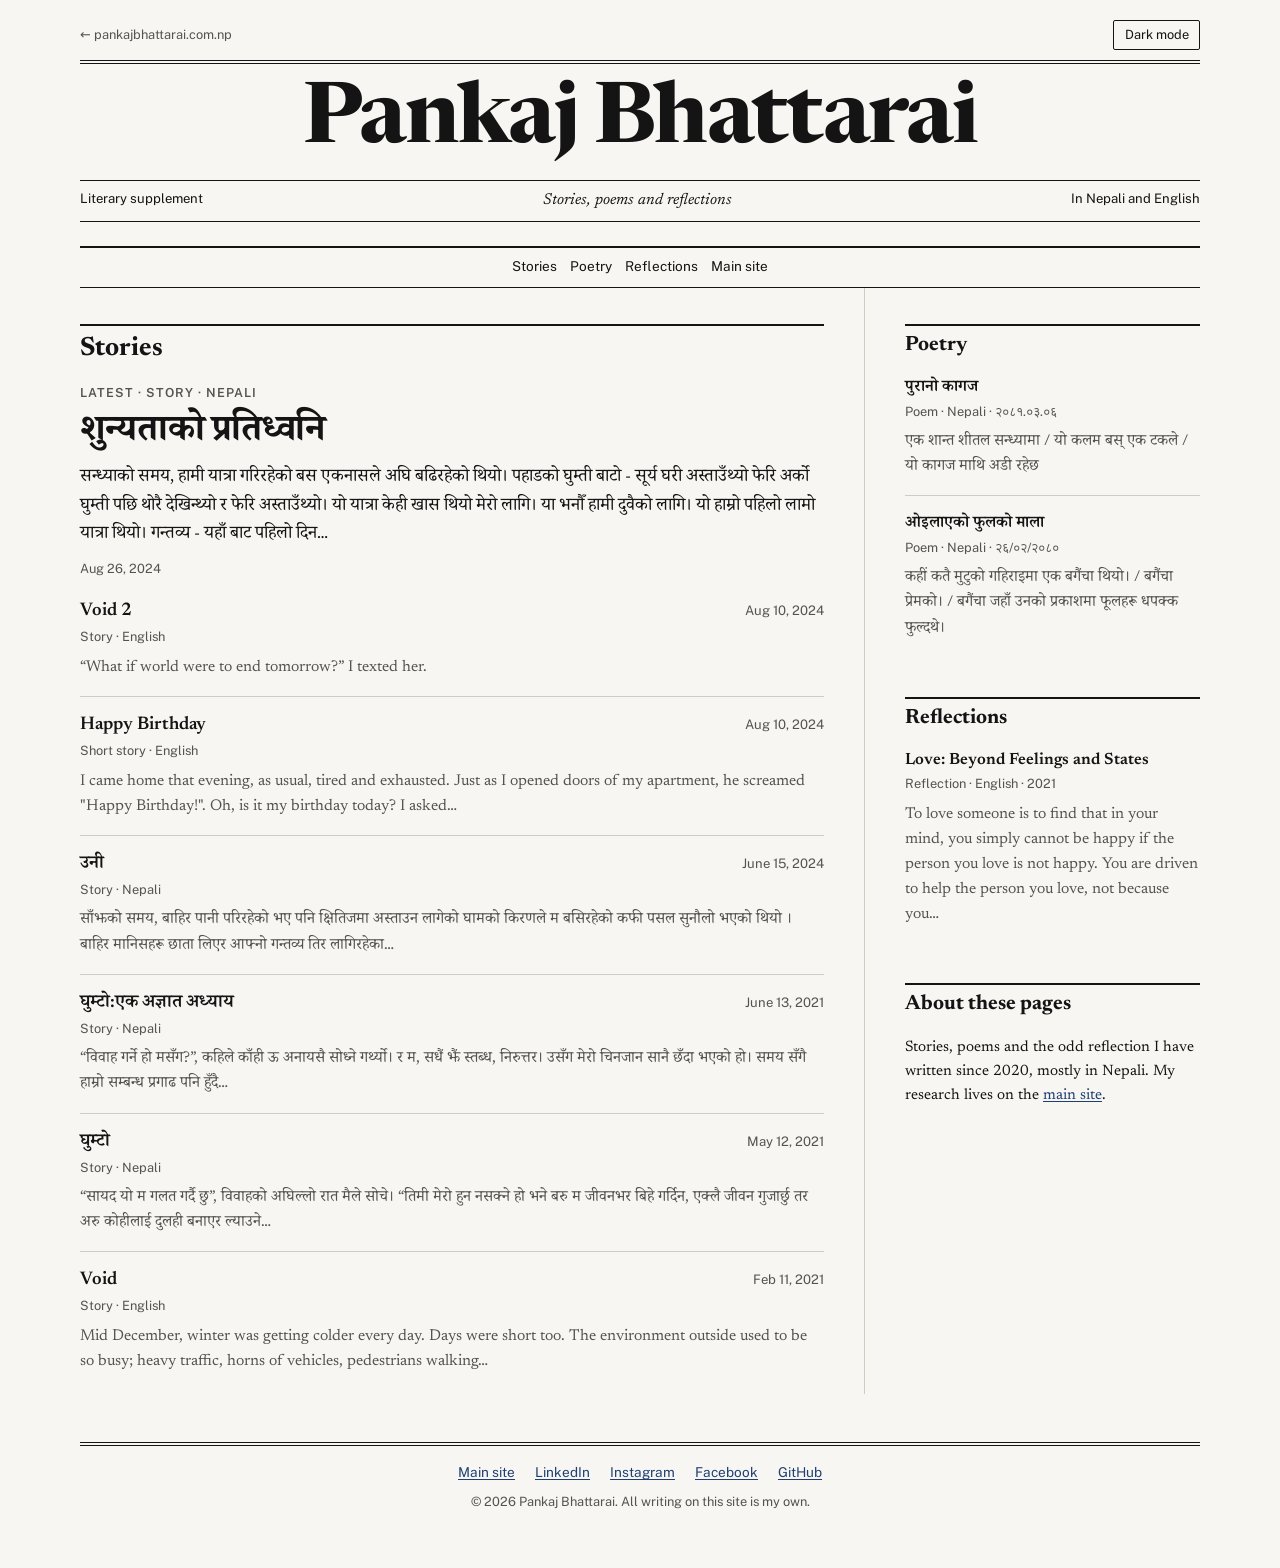
<file: index.html>
<!doctype html>
<html lang="en">
<head>
<meta charset="utf-8">
<meta name="viewport" content="width=device-width, initial-scale=1">
<title>Literature | Pankaj Bhattarai</title>
<meta name="description" content="Stories, poems and reflections by Pankaj Bhattarai, in Nepali and English.">
<link rel="canonical" href="https://literature.pankajbhattarai.com.np/">
<link rel="icon" href="data:image/svg+xml,%3Csvg xmlns='http://www.w3.org/2000/svg' viewBox='0 0 64 64'%3E%3Crect width='64' height='64' fill='%23141414'/%3E%3Ctext x='32' y='45' font-family='Georgia,serif' font-size='34' font-weight='700' fill='%23f7f6f2' text-anchor='middle'%3EPB%3C/text%3E%3C/svg%3E">
<meta property="og:type" content="website">
<meta property="og:url" content="https://literature.pankajbhattarai.com.np/">
<meta property="og:title" content="Literature | Pankaj Bhattarai">
<meta property="og:description" content="Stories, poems and reflections by Pankaj Bhattarai, in Nepali and English.">
<meta name="twitter:card" content="summary">
<script>
  // Apply a saved theme before the page paints, so there is no flash.
  try {
    var saved = localStorage.getItem('theme');
    if (saved === 'light' || saved === 'dark') document.documentElement.setAttribute('data-theme', saved);
  } catch (e) {}
</script>
<link rel="preconnect" href="https://fonts.googleapis.com">
<link rel="preconnect" href="https://fonts.gstatic.com" crossorigin>
<link href="https://fonts.googleapis.com/css2?family=Newsreader:ital,opsz,wght@0,6..72,400;0,6..72,600;0,6..72,700;1,6..72,400&family=Noto+Serif+Devanagari:wght@400;600;700&family=Public+Sans:wght@400;600&display=swap" rel="stylesheet">
<link href="css/site.css" rel="stylesheet">
</head>
<body>
<div class="wrap wrap--wide">

  <header class="masthead">
    <div class="topbar">
      <a href="https://www.pankajbhattarai.com.np/">&larr; pankajbhattarai.com.np</a>
      <button class="theme-toggle" type="button" aria-pressed="false">Dark mode</button>
    </div>
    <h1 class="nameplate">Pankaj Bhattarai</h1>
    <p class="dateline">
      <span class="side">Literary supplement</span>
      <span class="center">Stories, poems and reflections</span>
      <span class="side">In Nepali and English</span>
    </p>
    <nav class="sections" aria-label="Sections">
      <a href="#stories">Stories</a>
      <a href="#poetry">Poetry</a>
      <a href="#reflections">Reflections</a>
      <a href="https://www.pankajbhattarai.com.np/">Main site</a>
    </nav>
  </header>

  <main class="cols">
  <div class="col-main">
    <section id="stories">
      <h2>Stories</h2>
      <article class="lead">
        <p class="kicker">Latest &middot; Story &middot; Nepali</p>
        <h3 class="lead-title" lang="ne"><a href="sunyata.html">शुन्यताको प्रतिध्वनि</a></h3>
        <p class="excerpt" lang="ne">सन्ध्याको समय, हामी यात्रा गरिरहेको बस एकनासले अघि बढिरहेको थियो। पहाडको घुम्ती बाटो - सूर्य घरी अस्ताउँथ्यो फेरि अर्को घुम्ती पछि थोरै देखिन्थ्यो र फेरि अस्ताउँथ्यो। यो यात्रा केही खास थियो मेरो लागि। या भनौँ हामी दुवैको लागि। यो हाम्रो पहिलो लामो यात्रा थियो। गन्तव्य - यहाँ बाट पहिलो दिन…</p>
        <p class="meta">Aug 26, 2024</p>
      </article>
      <div class="item">
        <div class="item-head">
          <h3><a href="void_two.html">Void 2</a></h3>
          <span class="when">Aug 10, 2024</span>
        </div>
        <p class="meta">Story &middot; English</p>
        <p class="excerpt">“What if world were to end tomorrow?” I texted her.</p>
      </div>
      <div class="item">
        <div class="item-head">
          <h3><a href="Happy_birthday.html">Happy Birthday</a></h3>
          <span class="when">Aug 10, 2024</span>
        </div>
        <p class="meta">Short story &middot; English</p>
        <p class="excerpt">I came home that evening, as usual, tired and exhausted. Just as I opened doors of my apartment, he screamed &quot;Happy Birthday!&quot;. Oh, is it my birthday today? I asked…</p>
      </div>
      <div class="item">
        <div class="item-head">
          <h3 lang="ne"><a href="Uni.html">उनी</a></h3>
          <span class="when">June 15, 2024</span>
        </div>
        <p class="meta">Story &middot; Nepali</p>
        <p class="excerpt" lang="ne">साँझको समय, बाहिर पानी परिरहेको भए पनि क्षितिजमा अस्ताउन लागेको घामको किरणले म बसिरहेको कफी पसल सुनौलो भएको थियो । बाहिर मानिसहरू छाता लिएर आफ्नो गन्तव्य तिर लागिरहेका…</p>
      </div>
      <div class="item">
        <div class="item-head">
          <h3 lang="ne"><a href="Ghumto_two.html">घुम्टो:एक अज्ञात अध्याय</a></h3>
          <span class="when">June 13, 2021</span>
        </div>
        <p class="meta">Story &middot; Nepali</p>
        <p class="excerpt" lang="ne">“विवाह गर्ने हो मसँग?”, कहिले काँही ऊ अनायसै सोध्ने गर्थ्यो। र म, सधैं झैं स्तब्ध, निरुत्तर। उसँग मेरो चिनजान सानै छँदा भएको हो। समय सँगै हाम्रो सम्बन्ध प्रगाढ पनि हुँदै…</p>
      </div>
      <div class="item">
        <div class="item-head">
          <h3 lang="ne"><a href="Ghumto.html">घुम्टो</a></h3>
          <span class="when">May 12, 2021</span>
        </div>
        <p class="meta">Story &middot; Nepali</p>
        <p class="excerpt" lang="ne">“सायद यो म गलत गर्दै छु”, विवाहको अघिल्लो रात मैले सोचे। “तिमी मेरो हुन नसक्ने हो भने बरु म जीवनभर बिहे गर्दिन, एक्लै जीवन गुजार्छु तर अरु कोहीलाई दुलही बनाएर ल्याउने…</p>
      </div>
      <div class="item">
        <div class="item-head">
          <h3><a href="void.html">Void</a></h3>
          <span class="when">Feb 11, 2021</span>
        </div>
        <p class="meta">Story &middot; English</p>
        <p class="excerpt">Mid December, winter was getting colder every day. Days were short too. The environment outside used to be so busy; heavy traffic, horns of vehicles, pedestrians walking…</p>
      </div>
    </section>
  </div>
  <aside class="col-rail" aria-label="Poetry and reflections">
    <section id="poetry">
      <h2>Poetry</h2>
      <div class="item">
        <h3 lang="ne"><a href="Purano_kagaz.html">पुरानो कागज</a></h3>
        <p class="meta">Poem &middot; Nepali &middot; २०८१.०३.०६</p>
        <p class="excerpt" lang="ne">एक शान्त शीतल सन्ध्यामा / यो कलम बस् एक टकले / यो कागज माथि अडी रहेछ</p>
      </div>
      <div class="item">
        <h3 lang="ne"><a href="Ooilayeko_fulko_mali.html">ओइलाएको फुलको माला</a></h3>
        <p class="meta">Poem &middot; Nepali &middot; २६/०२/२०८०</p>
        <p class="excerpt" lang="ne">कहीं कतै मुटुको गहिराइमा एक बगैंचा थियो। / बगैंचा प्रेमको। / बगैंचा जहाँ उनको प्रकाशमा फूलहरू धपक्क फुल्दथे।</p>
      </div>
    </section>
    <section id="reflections">
      <h2>Reflections</h2>
      <div class="item">
        <h3><a href="Love.html">Love: Beyond Feelings and States</a></h3>
        <p class="meta">Reflection &middot; English &middot; 2021</p>
        <p class="excerpt">To love someone is to find that in your mind, you simply cannot be happy if the person you love is not happy. You are driven to help the person you love, not because you…</p>
      </div>
    </section>
    <section id="about">
      <h2>About these pages</h2>
      <p>Stories, poems and the odd reflection I have written since 2020, mostly in Nepali. My research lives on the <a href="https://www.pankajbhattarai.com.np/">main site</a>.</p>
    </section>
  </aside>
  </main>

  <footer>
    <p class="social">
      <a href="https://www.pankajbhattarai.com.np/">Main site</a>
      <a href="https://www.linkedin.com/in/pankajbhattarai/" target="_blank" rel="noreferrer">LinkedIn</a>
      <a href="https://www.instagram.com/im.endangered/" target="_blank" rel="noreferrer">Instagram</a>
      <a href="https://www.facebook.com/im.endangered/" target="_blank" rel="noreferrer">Facebook</a>
      <a href="https://github.com/im-endangered/" target="_blank" rel="noreferrer">GitHub</a>
    </p>
    <p>&copy; 2026 Pankaj Bhattarai. All writing on this site is my own.</p>
  </footer>
</div>
<script src="js/site.js"></script>
</body>
</html>
</file>
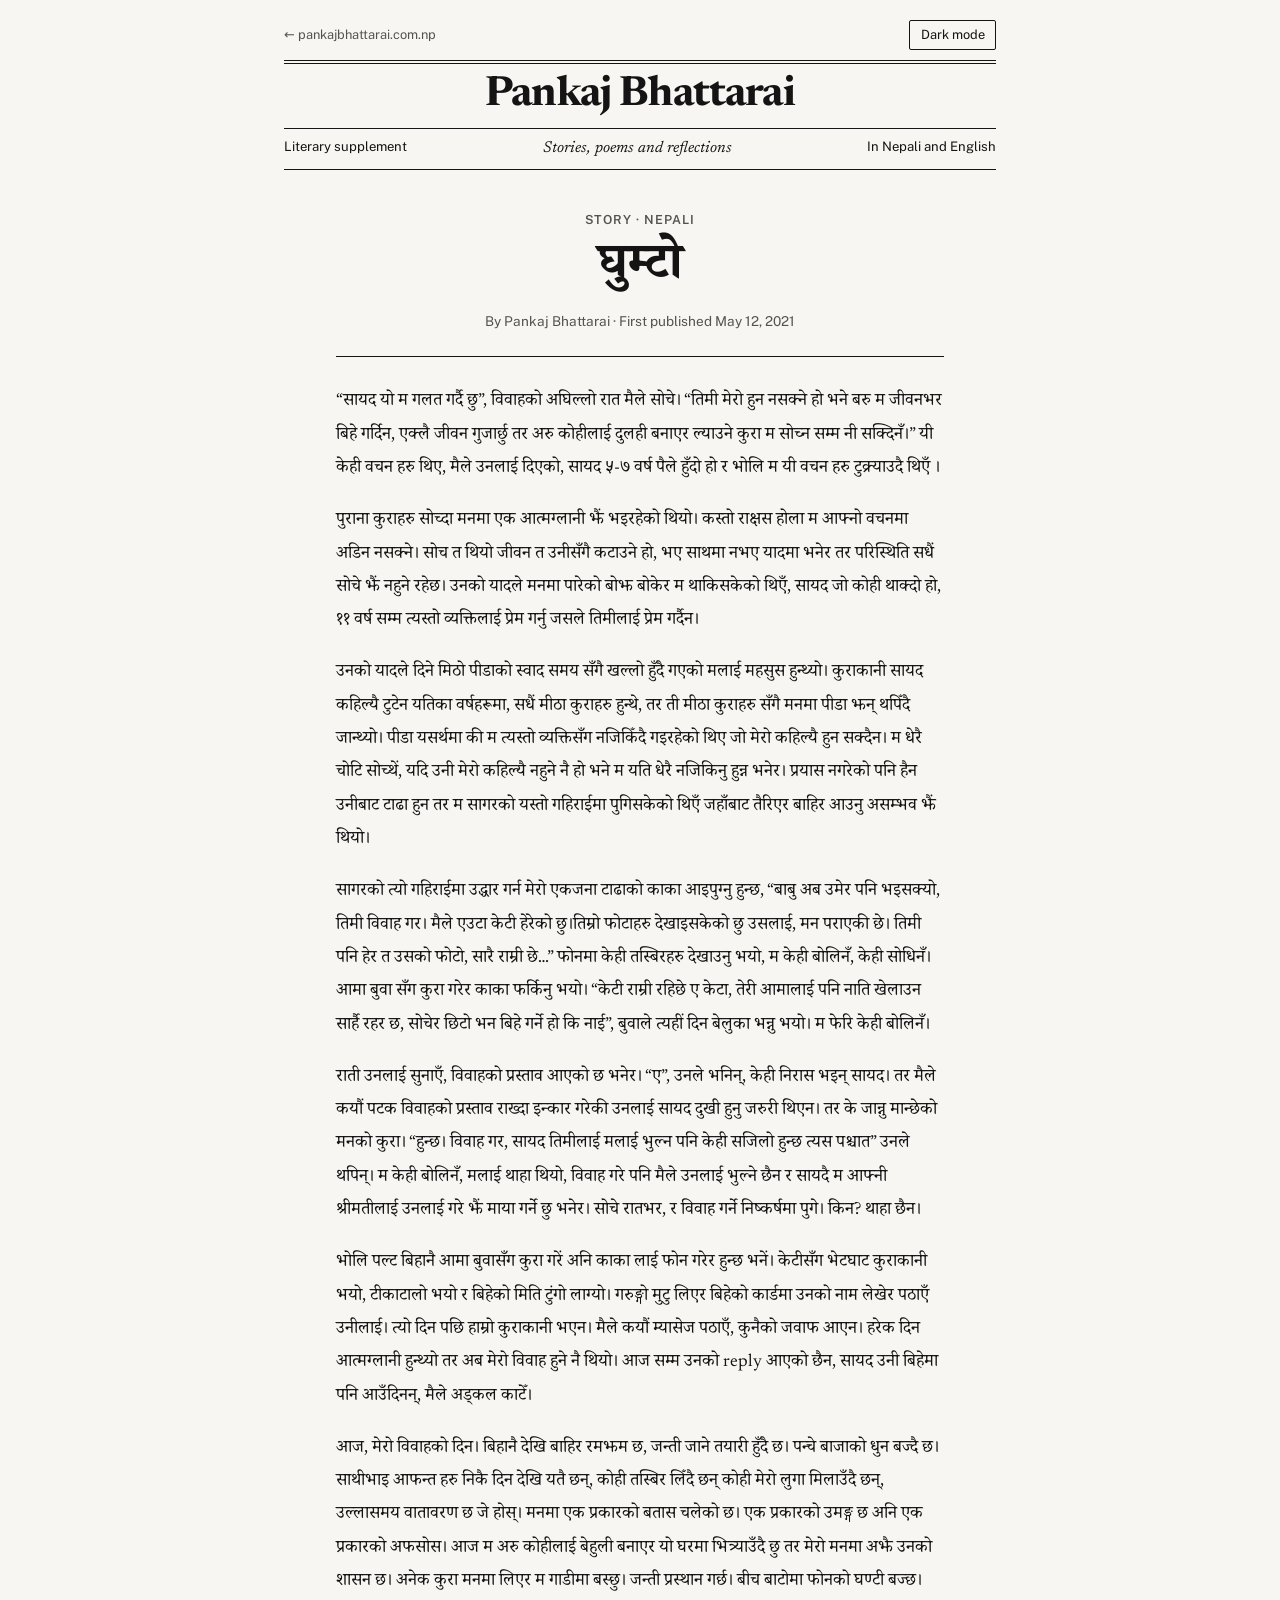
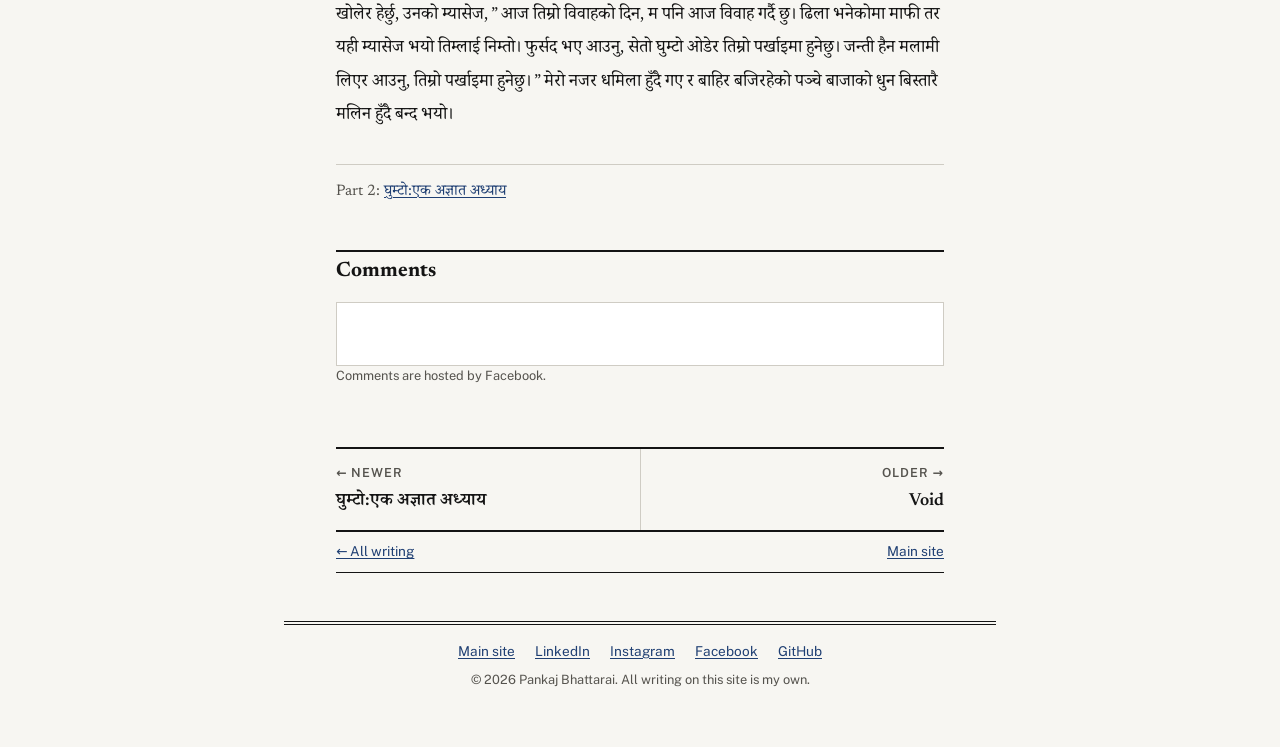
<file: Ghumto.html>
<!doctype html>
<html lang="en">
<head>
<meta charset="utf-8">
<meta name="viewport" content="width=device-width, initial-scale=1">
<title>घुम्टो | Pankaj Bhattarai</title>
<meta name="description" content="“सायद यो म गलत गर्दै छु”, विवाहको अघिल्लो रात मैले सोचे। “तिमी मेरो हुन नसक्ने हो भने बरु म जीवनभर बिहे गर्दिन, एक्लै जीवन गुजार्छु तर अरु कोहीलाई दुलही…">
<link rel="canonical" href="https://literature.pankajbhattarai.com.np/Ghumto.html">
<link rel="icon" href="data:image/svg+xml,%3Csvg xmlns='http://www.w3.org/2000/svg' viewBox='0 0 64 64'%3E%3Crect width='64' height='64' fill='%23141414'/%3E%3Ctext x='32' y='45' font-family='Georgia,serif' font-size='34' font-weight='700' fill='%23f7f6f2' text-anchor='middle'%3EPB%3C/text%3E%3C/svg%3E">
<meta property="og:type" content="article">
<meta property="og:url" content="https://literature.pankajbhattarai.com.np/Ghumto.html">
<meta property="og:title" content="घुम्टो | Pankaj Bhattarai">
<meta property="og:description" content="“सायद यो म गलत गर्दै छु”, विवाहको अघिल्लो रात मैले सोचे। “तिमी मेरो हुन नसक्ने हो भने बरु म जीवनभर बिहे गर्दिन, एक्लै जीवन गुजार्छु तर अरु कोहीलाई दुलही…">
<meta name="twitter:card" content="summary">
<script>
  // Apply a saved theme before the page paints, so there is no flash.
  try {
    var saved = localStorage.getItem('theme');
    if (saved === 'light' || saved === 'dark') document.documentElement.setAttribute('data-theme', saved);
  } catch (e) {}
</script>
<link rel="preconnect" href="https://fonts.googleapis.com">
<link rel="preconnect" href="https://fonts.gstatic.com" crossorigin>
<link href="https://fonts.googleapis.com/css2?family=Newsreader:ital,opsz,wght@0,6..72,400;0,6..72,600;0,6..72,700;1,6..72,400&family=Noto+Serif+Devanagari:wght@400;600;700&family=Public+Sans:wght@400;600&display=swap" rel="stylesheet">
<link href="css/site.css" rel="stylesheet">
</head>
<body>
<div id="fb-root"></div>
<script async defer crossorigin="anonymous" src="https://connect.facebook.net/en_GB/sdk.js#xfbml=1&version=v20.0"></script>
<div class="wrap">

  <header class="masthead masthead--compact">
    <div class="topbar">
      <a href="https://www.pankajbhattarai.com.np/">&larr; pankajbhattarai.com.np</a>
      <button class="theme-toggle" type="button" aria-pressed="false">Dark mode</button>
    </div>
    <p class="nameplate"><a href="./">Pankaj Bhattarai</a></p>
    <p class="dateline">
      <span class="side">Literary supplement</span>
      <span class="center">Stories, poems and reflections</span>
      <span class="side">In Nepali and English</span>
    </p>
  </header>

  <main class="story">
  <article>
  <header class="story-head">
    <p class="kicker">Story &middot; Nepali</p>
    <h1 class="story-title" lang="ne">घुम्टो</h1>
    <p class="byline">By Pankaj Bhattarai &middot; First published May 12, 2021</p>
  </header>

  <div class="prose" lang="ne">
    <p class="first">“सायद यो म गलत गर्दै छु”, विवाहको अघिल्लो रात मैले सोचे। “तिमी मेरो हुन नसक्ने हो भने बरु म जीवनभर बिहे गर्दिन, एक्लै जीवन गुजार्छु तर अरु कोहीलाई दुलही बनाएर ल्याउने कुरा म सोच्न सम्म नी सक्दिनँ।” यी केही वचन हरु थिए, मैले उनलाई दिएको, सायद ५-७ वर्ष पैले हुँदो हो र भोलि म यी वचन हरु टुक्र्याउदै थिएँ ।</p>
    <p>पुराना कुराहरु सोच्दा मनमा एक आत्मग्लानी झैं भइरहेको थियो। कस्तो राक्षस होला म आफ्नो वचनमा अडिन नसक्ने। सोच त थियो जीवन त उनीसँगै कटाउने हो, भए साथमा नभए यादमा भनेर तर परिस्थिति सधैं सोचे झैं नहुने रहेछ। उनको यादले मनमा पारेको बोझ बोकेर म थाकिसकेको थिएँ, सायद जो कोही थाक्दो हो, ११ वर्ष सम्म त्यस्तो व्यक्तिलाई प्रेम गर्नु जसले तिमीलाई प्रेम गर्दैन।</p>
    <p>उनको यादले दिने मिठो पीडाको स्वाद समय सँगै खल्लो हुँदै गएको मलाई महसुस हुन्थ्यो। कुराकानी सायद कहिल्यै टुटेन यतिका वर्षहरूमा, सधैं मीठा कुराहरु हुन्थे, तर ती मीठा कुराहरु सँगै मनमा पीडा झन् थपिँदै जान्थ्यो। पीडा यसर्थमा की म त्यस्तो व्यक्तिसँग नजिकिँदै गइरहेको थिए जो मेरो कहिल्यै हुन सक्दैन। म धेरै चोटि सोच्थें, यदि उनी मेरो कहिल्यै नहुने नै हो भने म यति धेरै नजिकिनु हुन्न भनेर। प्रयास नगरेको पनि हैन उनीबाट टाढा हुन तर म सागरको यस्तो गहिराईमा पुगिसकेको थिएँ जहाँबाट तैरिएर बाहिर आउनु असम्भव झैं थियो।</p>
    <p>सागरको त्यो गहिराईमा उद्धार गर्न मेरो एकजना टाढाको काका आइपुग्नु हुन्छ, “बाबु अब उमेर पनि भइसक्यो, तिमी विवाह गर। मैले एउटा केटी हेरेको छु।तिम्रो फोटाहरु देखाइसकेको छु उसलाई, मन पराएकी छे। तिमी पनि हेर त उसको फोटो, सारै राम्री छे…” फोनमा केही तस्बिरहरु देखाउनु भयो, म केही बोलिनँ, केही सोधिनँ। आमा बुवा सँग कुरा गरेर काका फर्किनु भयो। “केटी राम्री रहिछे ए केटा, तेरी आमालाई पनि नाति खेलाउन सार्है रहर छ, सोचेर छिटो भन बिहे गर्ने हो कि नाई”, बुवाले त्यहीं दिन बेलुका भन्नु भयो। म फेरि केही बोलिनँ।</p>
    <p>राती उनलाई सुनाएँ, विवाहको प्रस्ताव आएको छ भनेर। “ए”, उनले भनिन्, केही निरास भइन् सायद। तर मैले कयौं पटक विवाहको प्रस्ताव राख्दा इन्कार गरेकी उनलाई सायद दुखी हुनु जरुरी थिएन। तर के जान्नु मान्छेको मनको कुरा। “हुन्छ। विवाह गर, सायद तिमीलाई मलाई भुल्न पनि केही सजिलो हुन्छ त्यस पश्चात” उनले थपिन्। म केही बोलिनँ, मलाई थाहा थियो, विवाह गरे पनि मैले उनलाई भुल्ने छैन र सायदै म आफ्नी श्रीमतीलाई उनलाई गरे झैं माया गर्ने छु भनेर। सोचे रातभर, र विवाह गर्ने निष्कर्षमा पुगे। किन? थाहा छैन।</p>
    <p>भोलि पल्ट बिहानै आमा बुवासँग कुरा गरें अनि काका लाई फोन गरेर हुन्छ भनें। केटीसँग भेटघाट कुराकानी भयो, टीकाटालो भयो र बिहेको मिति टुंगो लाग्यो। गरुङ्गो मुटु लिएर बिहेको कार्डमा उनको नाम लेखेर पठाएँ उनीलाई। त्यो दिन पछि हाम्रो कुराकानी भएन। मैले कयौं म्यासेज पठाएँ, कुनैको जवाफ आएन। हरेक दिन आत्मग्लानी हुन्थ्यो तर अब मेरो विवाह हुने नै थियो। आज सम्म उनको reply आएको छैन, सायद उनी बिहेमा पनि आउँदिनन्, मैले अड्कल काटेँ।</p>
    <p>आज, मेरो विवाहको दिन। बिहानै देखि बाहिर रमझम छ, जन्ती जाने तयारी हुँदै छ। पन्चे बाजाको धुन बज्दै छ। साथीभाइ आफन्त हरु निकै दिन देखि यतै छन्, कोही तस्बिर लिँदै छन् कोही मेरो लुगा मिलाउँदै छन्, उल्लासमय वातावरण छ जे हाेस्। मनमा एक प्रकारको बतास चलेको छ। एक प्रकारको उमङ्ग छ अनि एक प्रकारको अफसोस। आज म अरु कोहीलाई बेहुली बनाएर यो घरमा भित्र्याउँदै छु तर मेरो मनमा अझै उनको शासन छ। अनेक कुरा मनमा लिएर म गाडीमा बस्छु। जन्ती प्रस्थान गर्छ। बीच बाटोमा फोनको घण्टी बज्छ। खोलेर हेर्छु, उनको म्यासेज, ” आज तिम्रो विवाहको दिन, म पनि आज विवाह गर्दै छु। ढिला भनेकोमा माफी तर यही म्यासेज भयो तिम्लाई निम्तो। फुर्सद भए आउनु, सेतो घुम्टो ओडेर तिम्रो पर्खाइमा हुनेछु। जन्ती हैन मलामी लिएर आउनु, तिम्रो पर्खाइमा हुनेछु। ” मेरो नजर धमिला हुँदै गए र बाहिर बजिरहेको पञ्चे बाजाको धुन बिस्तारै मलिन हुँदै बन्द भयो।</p>
  </div>
  <aside class="notes" lang="en">
    <p>Part 2: <a href="Ghumto_two.html">घुम्टो:एक अज्ञात अध्याय</a></p>
  </aside>
  </article>

  <section class="comments" aria-label="Comments">
    <h2>Comments</h2>
    <div class="comments-box">
      <div class="fb-comments" data-href="https://literature.pankajbhattarai.com.np/Ghumto.html" data-width="100%" data-numposts="5"></div>
    </div>
    <p class="small">Comments are hosted by Facebook.</p>
  </section>

  <nav class="pager" aria-label="More writing">
    <a class="newer" href="Ghumto_two.html" rel="prev"><span class="kicker">&larr; Newer</span><span class="pager-title" lang="ne">घुम्टो:एक अज्ञात अध्याय</span></a>
    <a class="older" href="void.html" rel="next"><span class="kicker">Older &rarr;</span><span class="pager-title">Void</span></a>
  </nav>
  <p class="story-nav"><a href="./">&larr; All writing</a><a href="https://www.pankajbhattarai.com.np/">Main site</a></p>
  </main>

  <footer>
    <p class="social">
      <a href="https://www.pankajbhattarai.com.np/">Main site</a>
      <a href="https://www.linkedin.com/in/pankajbhattarai/" target="_blank" rel="noreferrer">LinkedIn</a>
      <a href="https://www.instagram.com/im.endangered/" target="_blank" rel="noreferrer">Instagram</a>
      <a href="https://www.facebook.com/im.endangered/" target="_blank" rel="noreferrer">Facebook</a>
      <a href="https://github.com/im-endangered/" target="_blank" rel="noreferrer">GitHub</a>
    </p>
    <p>&copy; 2026 Pankaj Bhattarai. All writing on this site is my own.</p>
  </footer>
</div>
<script src="js/site.js"></script>
</body>
</html>
</file>
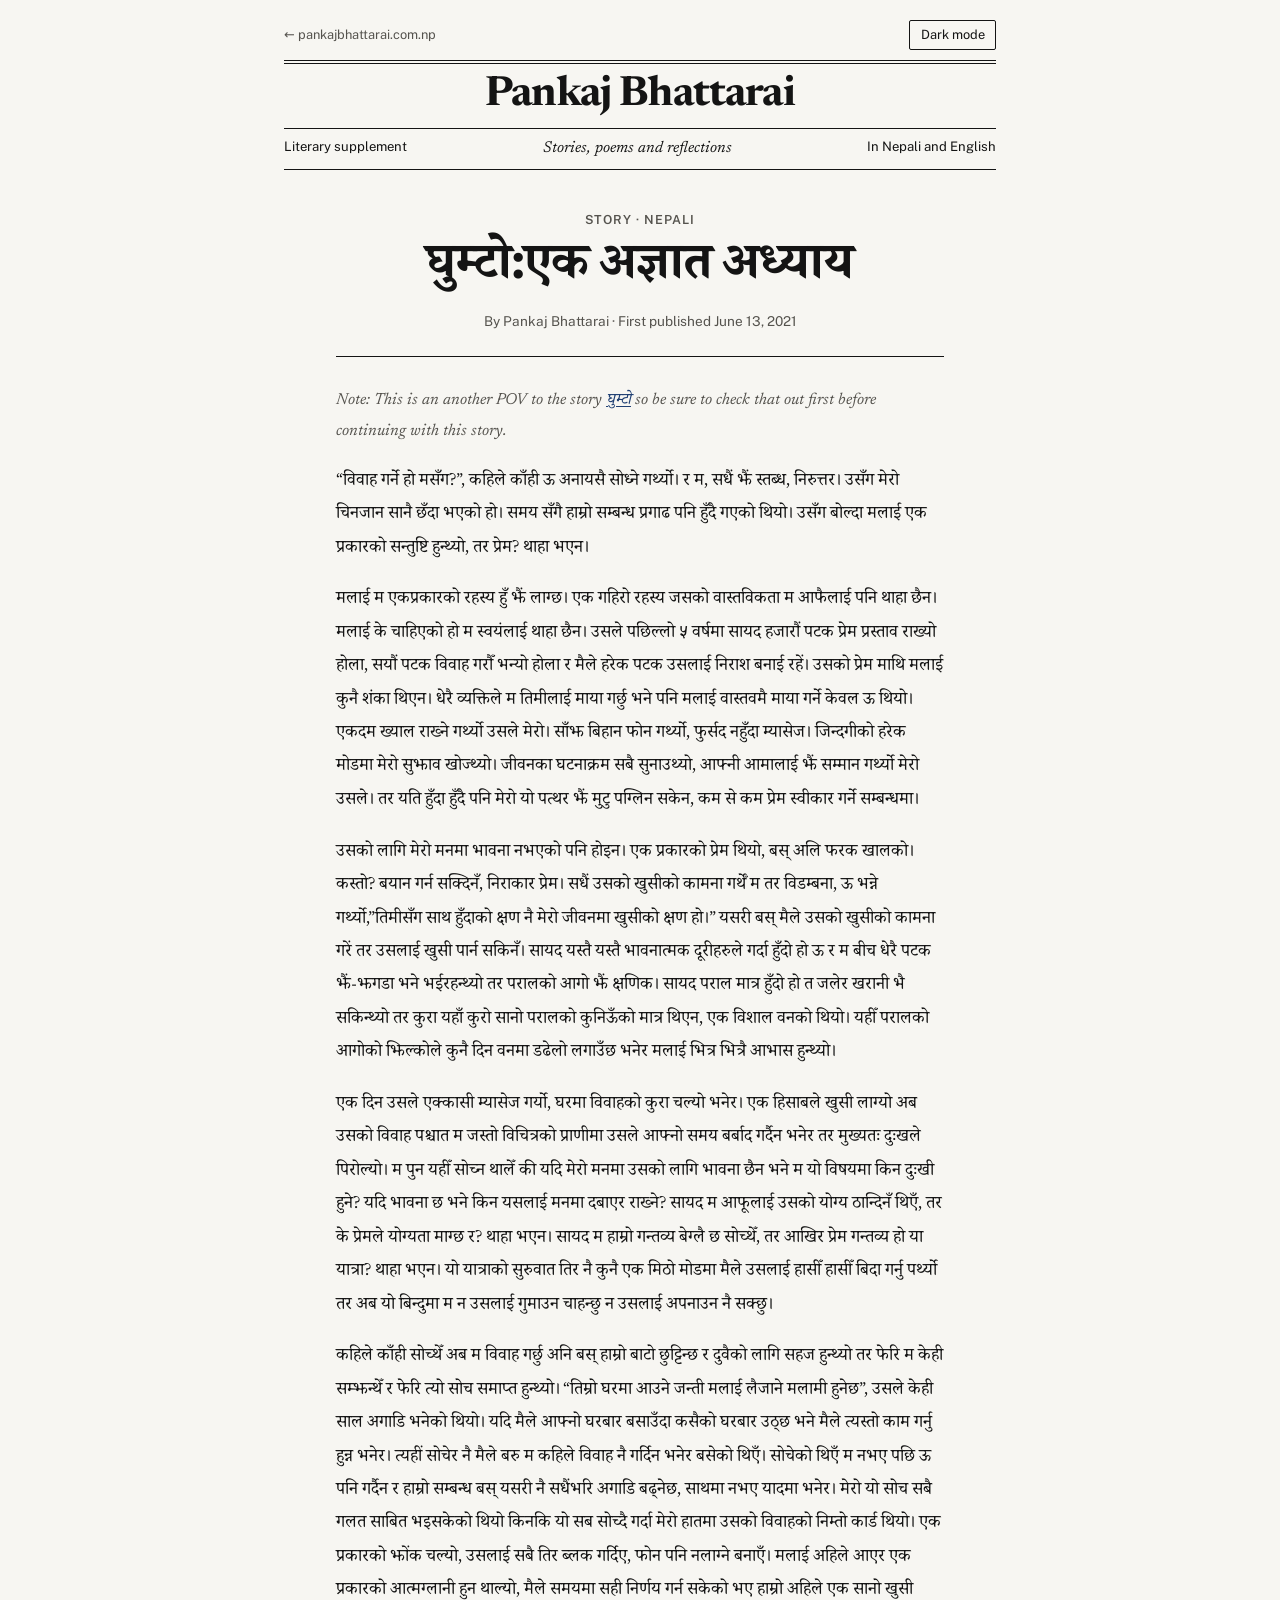
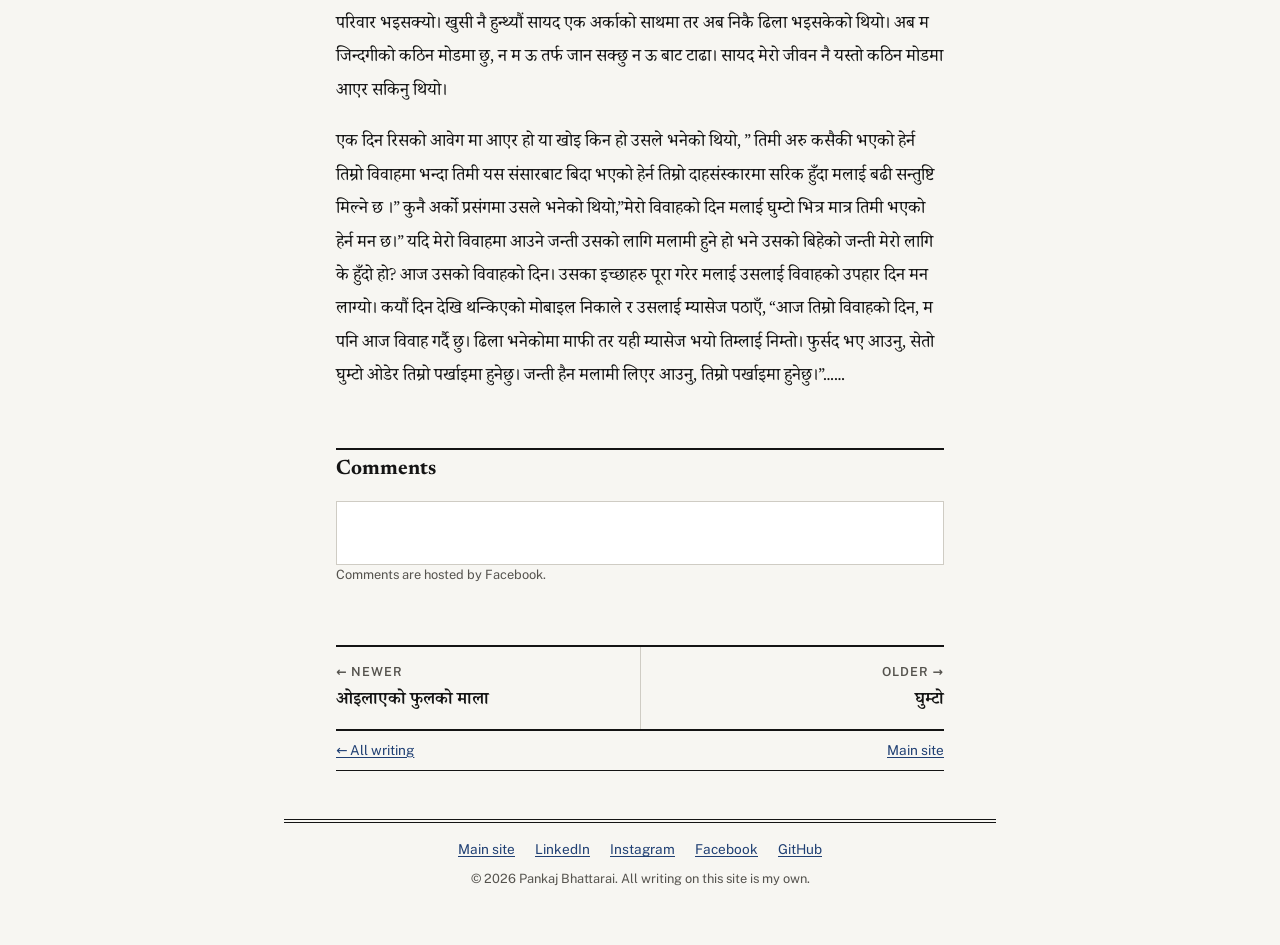
<file: Ghumto_two.html>
<!doctype html>
<html lang="en">
<head>
<meta charset="utf-8">
<meta name="viewport" content="width=device-width, initial-scale=1">
<title>घुम्टो:एक अज्ञात अध्याय | Pankaj Bhattarai</title>
<meta name="description" content="“विवाह गर्ने हो मसँग?”, कहिले काँही ऊ अनायसै सोध्ने गर्थ्यो। र म, सधैं झैं स्तब्ध, निरुत्तर। उसँग मेरो चिनजान सानै छँदा भएको हो। समय सँगै हाम्रो सम्बन्ध…">
<link rel="canonical" href="https://literature.pankajbhattarai.com.np/Ghumto_two.html">
<link rel="icon" href="data:image/svg+xml,%3Csvg xmlns='http://www.w3.org/2000/svg' viewBox='0 0 64 64'%3E%3Crect width='64' height='64' fill='%23141414'/%3E%3Ctext x='32' y='45' font-family='Georgia,serif' font-size='34' font-weight='700' fill='%23f7f6f2' text-anchor='middle'%3EPB%3C/text%3E%3C/svg%3E">
<meta property="og:type" content="article">
<meta property="og:url" content="https://literature.pankajbhattarai.com.np/Ghumto_two.html">
<meta property="og:title" content="घुम्टो:एक अज्ञात अध्याय | Pankaj Bhattarai">
<meta property="og:description" content="“विवाह गर्ने हो मसँग?”, कहिले काँही ऊ अनायसै सोध्ने गर्थ्यो। र म, सधैं झैं स्तब्ध, निरुत्तर। उसँग मेरो चिनजान सानै छँदा भएको हो। समय सँगै हाम्रो सम्बन्ध…">
<meta name="twitter:card" content="summary">
<script>
  // Apply a saved theme before the page paints, so there is no flash.
  try {
    var saved = localStorage.getItem('theme');
    if (saved === 'light' || saved === 'dark') document.documentElement.setAttribute('data-theme', saved);
  } catch (e) {}
</script>
<link rel="preconnect" href="https://fonts.googleapis.com">
<link rel="preconnect" href="https://fonts.gstatic.com" crossorigin>
<link href="https://fonts.googleapis.com/css2?family=Newsreader:ital,opsz,wght@0,6..72,400;0,6..72,600;0,6..72,700;1,6..72,400&family=Noto+Serif+Devanagari:wght@400;600;700&family=Public+Sans:wght@400;600&display=swap" rel="stylesheet">
<link href="css/site.css" rel="stylesheet">
</head>
<body>
<div id="fb-root"></div>
<script async defer crossorigin="anonymous" src="https://connect.facebook.net/en_GB/sdk.js#xfbml=1&version=v20.0"></script>
<div class="wrap">

  <header class="masthead masthead--compact">
    <div class="topbar">
      <a href="https://www.pankajbhattarai.com.np/">&larr; pankajbhattarai.com.np</a>
      <button class="theme-toggle" type="button" aria-pressed="false">Dark mode</button>
    </div>
    <p class="nameplate"><a href="./">Pankaj Bhattarai</a></p>
    <p class="dateline">
      <span class="side">Literary supplement</span>
      <span class="center">Stories, poems and reflections</span>
      <span class="side">In Nepali and English</span>
    </p>
  </header>

  <main class="story">
  <article>
  <header class="story-head">
    <p class="kicker">Story &middot; Nepali</p>
    <h1 class="story-title" lang="ne">घुम्टो:एक अज्ञात अध्याय</h1>
    <p class="byline">By Pankaj Bhattarai &middot; First published June 13, 2021</p>
  </header>

  <div class="prose" lang="ne">
    <p class="note" lang="en">Note: This is an another POV to the story <a href="Ghumto.html">घुम्टो</a> so be sure to check that out first before continuing with this story.</p>
    <p class="first">“विवाह गर्ने हो मसँग?”, कहिले काँही ऊ अनायसै सोध्ने गर्थ्यो। र म, सधैं झैं स्तब्ध, निरुत्तर। उसँग मेरो चिनजान सानै छँदा भएको हो। समय सँगै हाम्रो सम्बन्ध प्रगाढ पनि हुँदै गएको थियो। उसँग बोल्दा मलाई एक प्रकारको सन्तुष्टि हुन्थ्यो, तर प्रेम? थाहा भएन।</p>
    <p>मलाई म एकप्रकारको रहस्य हुँ झैं लाग्छ। एक गहिरो रहस्य जसको वास्तविकता म आफैलाई पनि थाहा छैन। मलाई के चाहिएको हो म स्वयंलाई थाहा छैन। उसले पछिल्लो ५ वर्षमा सायद हजारौं पटक प्रेम प्रस्ताव राख्यो होला, सयौं पटक विवाह गरौँ भन्यो होला र मैले हरेक पटक उसलाई निराश बनाई रहें। उसको प्रेम माथि मलाई कुनै शंका थिएन। धेरै व्यक्तिले म तिमीलाई माया गर्छु भने पनि मलाई वास्तवमै माया गर्ने केवल ऊ थियो। एकदम ख्याल राख्ने गर्थ्यो उसले मेरो। साँझ बिहान फोन गर्थ्यो, फुर्सद नहुँदा म्यासेज। जिन्दगीको हरेक मोडमा मेरो सुझाव खोज्थ्यो। जीवनका घटनाक्रम सबै सुनाउथ्यो, आफ्नी आमालाई झैं सम्मान गर्थ्यो मेरो उसले। तर यति हुँदा हुँदै पनि मेरो यो पत्थर झैं मुटु पग्लिन सकेन, कम से कम प्रेम स्वीकार गर्ने सम्बन्धमा।</p>
    <p>उसको लागि मेरो मनमा भावना नभएको पनि होइन। एक प्रकारको प्रेम थियो, बस् अलि फरक खालको। कस्तो? बयान गर्न सक्दिनँ, निराकार प्रेम। सधैं उसको खुसीको कामना गर्थेँ म तर विडम्बना, ऊ भन्ने गर्थ्यो,”तिमीसँग साथ हुँदाको क्षण नै मेरो जीवनमा खुसीको क्षण हो।” यसरी बस् मैले उसको खुसीको कामना गरें तर उसलाई खुसी पार्न सकिनँ। सायद यस्तै यस्तै भावनात्मक दूरीहरुले गर्दा हुँदो हो ऊ र म बीच धेरै पटक झैं-झगडा भने भईरहन्थ्यो तर परालको आगो झैं क्षणिक। सायद पराल मात्र हुँदो हो त जलेर खरानी भै सकिन्थ्यो तर कुरा यहाँ कुरो सानो परालको कुनिऊँको मात्र थिएन, एक विशाल वनको थियो। यहीँ परालको आगोको झिल्कोले कुनै दिन वनमा डढेलो लगाउँछ भनेर मलाई भित्र भित्रै आभास हुन्थ्यो।</p>
    <p>एक दिन उसले एक्कासी म्यासेज गर्यो, घरमा विवाहको कुरा चल्यो भनेर। एक हिसाबले खुसी लाग्यो अब उसको विवाह पश्चात म जस्तो विचित्रको प्राणीमा उसले आफ्नो समय बर्बाद गर्दैन भनेर तर मुख्यतः दुःखले पिरोल्यो। म पुन यहीँ सोच्न थालेँ की यदि मेरो मनमा उसको लागि भावना छैन भने म यो विषयमा किन दुःखी हुने? यदि भावना छ भने किन यसलाई मनमा दबाएर राख्ने? सायद म आफूलाई उसको योग्य ठान्दिनँ थिएँ, तर के प्रेमले योग्यता माग्छ र? थाहा भएन। सायद म हाम्रो गन्तव्य बेग्लै छ सोच्थेँ, तर आखिर प्रेम गन्तव्य हो या यात्रा? थाहा भएन। यो यात्राको सुरुवात तिर नै कुनै एक मिठो मोडमा मैले उसलाई हासीँ हासीँ बिदा गर्नु पर्थ्यो तर अब यो बिन्दुमा म न उसलाई गुमाउन चाहन्छु न उसलाई अपनाउन नै सक्छु।</p>
    <p>कहिले काँही सोच्थेँ अब म विवाह गर्छु अनि बस् हाम्रो बाटो छुट्टिन्छ र दुवैको लागि सहज हुन्थ्यो तर फेरि म केही सम्झन्थेँ र फेरि त्यो सोच समाप्त हुन्थ्यो। “तिम्रो घरमा आउने जन्ती मलाई लैजाने मलामी हुनेछ”, उसले केही साल अगाडि भनेको थियो। यदि मैले आफ्नो घरबार बसाउँदा कसैको घरबार उठ्छ भने मैले त्यस्तो काम गर्नु हुन्न भनेर। त्यहीं सोचेर नै मैले बरु म कहिले विवाह नै गर्दिन भनेर बसेको थिएँ। सोचेको थिएँ म नभए पछि ऊ पनि गर्दैन र हाम्रो सम्बन्ध बस् यसरी नै सधैंभरि अगाडि बढ्नेछ, साथमा नभए यादमा भनेर। मेरो यो सोच सबै गलत साबित भइसकेको थियो किनकि यो सब सोच्दै गर्दा मेरो हातमा उसको विवाहको निम्तो कार्ड थियो। एक प्रकारको झोंक चल्यो, उसलाई सबै तिर ब्लक गर्दिए, फोन पनि नलाग्ने बनाएँ। मलाई अहिले आएर एक प्रकारको आत्मग्लानी हुन थाल्यो, मैले समयमा सही निर्णय गर्न सकेको भए हाम्रो अहिले एक सानो खुसी परिवार भइसक्यो। खुसी नै हुन्थ्यौं सायद एक अर्काको साथमा तर अब निकै ढिला भइसकेको थियो। अब म जिन्दगीको कठिन मोडमा छु, न म ऊ तर्फ जान सक्छु न ऊ बाट टाढा। सायद मेरो जीवन नै यस्तो कठिन मोडमा आएर सकिनु थियो।</p>
    <p>एक दिन रिसको आवेग मा आएर हो या खोइ किन हो उसले भनेको थियो, ” तिमी अरु कसैकी भएको हेर्न तिम्रो विवाहमा भन्दा तिमी यस संसारबाट बिदा भएको हेर्न तिम्रो दाहसंस्कारमा सरिक हुँदा मलाई बढी सन्तुष्टि मिल्ने छ ।” कुनै अर्को प्रसंगमा उसले भनेको थियो,”मेरो विवाहको दिन मलाई घुम्टो भित्र मात्र तिमी भएको हेर्न मन छ।” यदि मेरो विवाहमा आउने जन्ती उसको लागि मलामी हुने हो भने उसको बिहेको जन्ती मेरो लागि के हुँदो हो? आज उसको विवाहको दिन। उसका इच्छाहरु पूरा गरेर मलाई उसलाई विवाहको उपहार दिन मन लाग्यो। कयौं दिन देखि थन्किएको मोबाइल निकाले र उसलाई म्यासेज पठाएँ, “आज तिम्रो विवाहको दिन, म पनि आज विवाह गर्दै छु। ढिला भनेकोमा माफी तर यही म्यासेज भयो तिम्लाई निम्तो। फुर्सद भए आउनु, सेतो घुम्टो ओडेर तिम्रो पर्खाइमा हुनेछु। जन्ती हैन मलामी लिएर आउनु, तिम्रो पर्खाइमा हुनेछु।”……</p>
  </div>
  </article>

  <section class="comments" aria-label="Comments">
    <h2>Comments</h2>
    <div class="comments-box">
      <div class="fb-comments" data-href="https://literature.pankajbhattarai.com.np/Ghumto_two.html" data-width="100%" data-numposts="5"></div>
    </div>
    <p class="small">Comments are hosted by Facebook.</p>
  </section>

  <nav class="pager" aria-label="More writing">
    <a class="newer" href="Ooilayeko_fulko_mali.html" rel="prev"><span class="kicker">&larr; Newer</span><span class="pager-title" lang="ne">ओइलाएको फुलको माला</span></a>
    <a class="older" href="Ghumto.html" rel="next"><span class="kicker">Older &rarr;</span><span class="pager-title" lang="ne">घुम्टो</span></a>
  </nav>
  <p class="story-nav"><a href="./">&larr; All writing</a><a href="https://www.pankajbhattarai.com.np/">Main site</a></p>
  </main>

  <footer>
    <p class="social">
      <a href="https://www.pankajbhattarai.com.np/">Main site</a>
      <a href="https://www.linkedin.com/in/pankajbhattarai/" target="_blank" rel="noreferrer">LinkedIn</a>
      <a href="https://www.instagram.com/im.endangered/" target="_blank" rel="noreferrer">Instagram</a>
      <a href="https://www.facebook.com/im.endangered/" target="_blank" rel="noreferrer">Facebook</a>
      <a href="https://github.com/im-endangered/" target="_blank" rel="noreferrer">GitHub</a>
    </p>
    <p>&copy; 2026 Pankaj Bhattarai. All writing on this site is my own.</p>
  </footer>
</div>
<script src="js/site.js"></script>
</body>
</html>
</file>
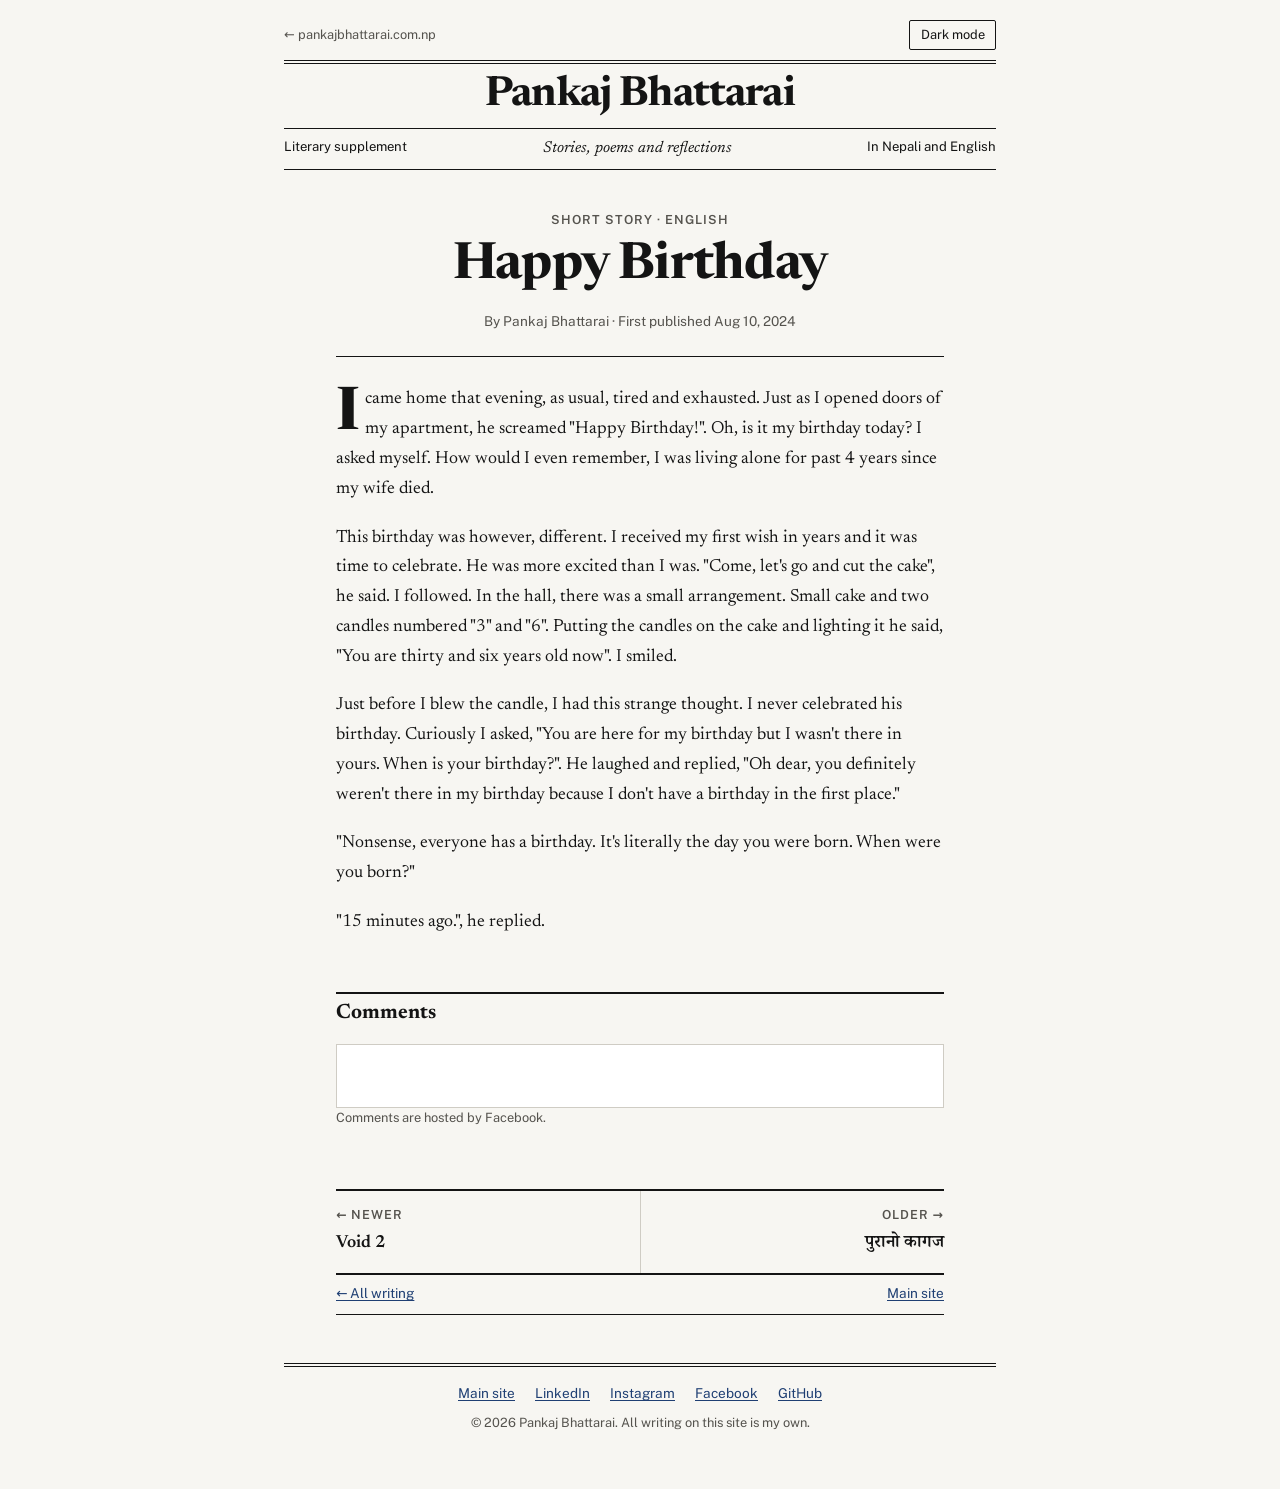
<file: Happy_birthday.html>
<!doctype html>
<html lang="en">
<head>
<meta charset="utf-8">
<meta name="viewport" content="width=device-width, initial-scale=1">
<title>Happy Birthday | Pankaj Bhattarai</title>
<meta name="description" content="I came home that evening, as usual, tired and exhausted. Just as I opened doors of my apartment, he screamed &quot;Happy Birthday!&quot;. Oh, is it my birthday…">
<link rel="canonical" href="https://literature.pankajbhattarai.com.np/Happy_birthday.html">
<link rel="icon" href="data:image/svg+xml,%3Csvg xmlns='http://www.w3.org/2000/svg' viewBox='0 0 64 64'%3E%3Crect width='64' height='64' fill='%23141414'/%3E%3Ctext x='32' y='45' font-family='Georgia,serif' font-size='34' font-weight='700' fill='%23f7f6f2' text-anchor='middle'%3EPB%3C/text%3E%3C/svg%3E">
<meta property="og:type" content="article">
<meta property="og:url" content="https://literature.pankajbhattarai.com.np/Happy_birthday.html">
<meta property="og:title" content="Happy Birthday | Pankaj Bhattarai">
<meta property="og:description" content="I came home that evening, as usual, tired and exhausted. Just as I opened doors of my apartment, he screamed &quot;Happy Birthday!&quot;. Oh, is it my birthday…">
<meta name="twitter:card" content="summary">
<script>
  // Apply a saved theme before the page paints, so there is no flash.
  try {
    var saved = localStorage.getItem('theme');
    if (saved === 'light' || saved === 'dark') document.documentElement.setAttribute('data-theme', saved);
  } catch (e) {}
</script>
<link rel="preconnect" href="https://fonts.googleapis.com">
<link rel="preconnect" href="https://fonts.gstatic.com" crossorigin>
<link href="https://fonts.googleapis.com/css2?family=Newsreader:ital,opsz,wght@0,6..72,400;0,6..72,600;0,6..72,700;1,6..72,400&family=Noto+Serif+Devanagari:wght@400;600;700&family=Public+Sans:wght@400;600&display=swap" rel="stylesheet">
<link href="css/site.css" rel="stylesheet">
</head>
<body>
<div id="fb-root"></div>
<script async defer crossorigin="anonymous" src="https://connect.facebook.net/en_GB/sdk.js#xfbml=1&version=v20.0"></script>
<div class="wrap">

  <header class="masthead masthead--compact">
    <div class="topbar">
      <a href="https://www.pankajbhattarai.com.np/">&larr; pankajbhattarai.com.np</a>
      <button class="theme-toggle" type="button" aria-pressed="false">Dark mode</button>
    </div>
    <p class="nameplate"><a href="./">Pankaj Bhattarai</a></p>
    <p class="dateline">
      <span class="side">Literary supplement</span>
      <span class="center">Stories, poems and reflections</span>
      <span class="side">In Nepali and English</span>
    </p>
  </header>

  <main class="story">
  <article>
  <header class="story-head">
    <p class="kicker">Short story &middot; English</p>
    <h1 class="story-title" lang="en">Happy Birthday</h1>
    <p class="byline">By Pankaj Bhattarai &middot; First published Aug 10, 2024</p>
  </header>

  <div class="prose" lang="en">
    <p class="first">I came home that evening, as usual, tired and exhausted. Just as I opened doors of my apartment, he screamed "Happy Birthday!". Oh, is it my birthday today? I asked myself. How would I even remember, I was living alone for past 4 years since my wife died.</p>
    <p>This birthday was however, different. I received my first wish in years and it was time to celebrate. He was more excited than I was. "Come, let's go and cut the cake", he said. I followed. In the hall, there was a small arrangement. Small cake and two candles numbered "3" and "6". Putting the candles on the cake and lighting it he said, "You are thirty and six years old now". I smiled.</p>
    <p>Just before I blew the candle, I had this strange thought. I never celebrated his birthday. Curiously I asked, "You are here for my birthday but I wasn't there in yours. When is your birthday?". He laughed and replied, "Oh dear, you definitely weren't there in my birthday because I don't have a birthday in the first place."</p>
    <p>"Nonsense, everyone has a birthday. It's literally the day you were born. When were you born?"</p>
    <p>"15 minutes ago.", he replied.</p>
  </div>
  </article>

  <section class="comments" aria-label="Comments">
    <h2>Comments</h2>
    <div class="comments-box">
      <div class="fb-comments" data-href="https://literature.pankajbhattarai.com.np/Happy_birthday.html" data-width="100%" data-numposts="5"></div>
    </div>
    <p class="small">Comments are hosted by Facebook.</p>
  </section>

  <nav class="pager" aria-label="More writing">
    <a class="newer" href="void_two.html" rel="prev"><span class="kicker">&larr; Newer</span><span class="pager-title">Void 2</span></a>
    <a class="older" href="Purano_kagaz.html" rel="next"><span class="kicker">Older &rarr;</span><span class="pager-title" lang="ne">पुरानो कागज</span></a>
  </nav>
  <p class="story-nav"><a href="./">&larr; All writing</a><a href="https://www.pankajbhattarai.com.np/">Main site</a></p>
  </main>

  <footer>
    <p class="social">
      <a href="https://www.pankajbhattarai.com.np/">Main site</a>
      <a href="https://www.linkedin.com/in/pankajbhattarai/" target="_blank" rel="noreferrer">LinkedIn</a>
      <a href="https://www.instagram.com/im.endangered/" target="_blank" rel="noreferrer">Instagram</a>
      <a href="https://www.facebook.com/im.endangered/" target="_blank" rel="noreferrer">Facebook</a>
      <a href="https://github.com/im-endangered/" target="_blank" rel="noreferrer">GitHub</a>
    </p>
    <p>&copy; 2026 Pankaj Bhattarai. All writing on this site is my own.</p>
  </footer>
</div>
<script src="js/site.js"></script>
</body>
</html>
</file>
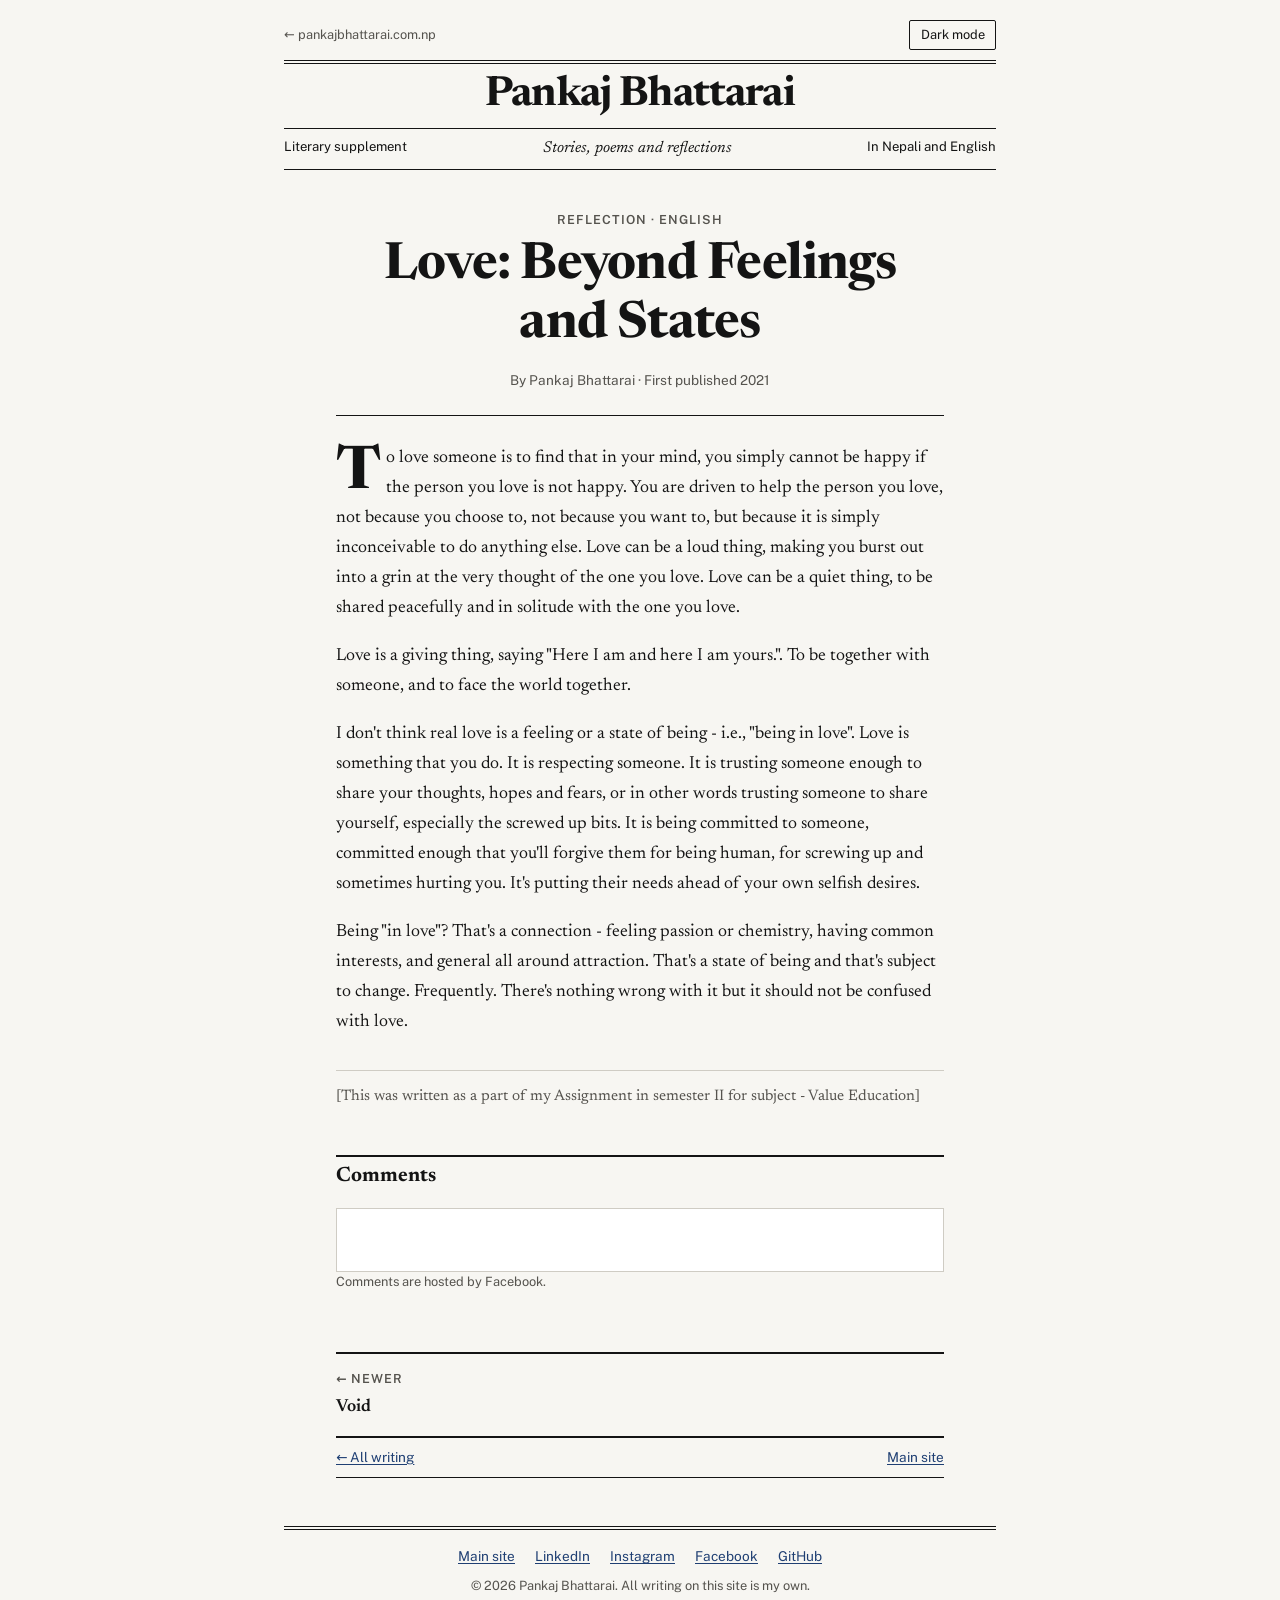
<file: Love.html>
<!doctype html>
<html lang="en">
<head>
<meta charset="utf-8">
<meta name="viewport" content="width=device-width, initial-scale=1">
<title>Love: Beyond Feelings and States | Pankaj Bhattarai</title>
<meta name="description" content="To love someone is to find that in your mind, you simply cannot be happy if the person you love is not happy. You are driven to help the person you love…">
<link rel="canonical" href="https://literature.pankajbhattarai.com.np/Love.html">
<link rel="icon" href="data:image/svg+xml,%3Csvg xmlns='http://www.w3.org/2000/svg' viewBox='0 0 64 64'%3E%3Crect width='64' height='64' fill='%23141414'/%3E%3Ctext x='32' y='45' font-family='Georgia,serif' font-size='34' font-weight='700' fill='%23f7f6f2' text-anchor='middle'%3EPB%3C/text%3E%3C/svg%3E">
<meta property="og:type" content="article">
<meta property="og:url" content="https://literature.pankajbhattarai.com.np/Love.html">
<meta property="og:title" content="Love: Beyond Feelings and States | Pankaj Bhattarai">
<meta property="og:description" content="To love someone is to find that in your mind, you simply cannot be happy if the person you love is not happy. You are driven to help the person you love…">
<meta name="twitter:card" content="summary">
<script>
  // Apply a saved theme before the page paints, so there is no flash.
  try {
    var saved = localStorage.getItem('theme');
    if (saved === 'light' || saved === 'dark') document.documentElement.setAttribute('data-theme', saved);
  } catch (e) {}
</script>
<link rel="preconnect" href="https://fonts.googleapis.com">
<link rel="preconnect" href="https://fonts.gstatic.com" crossorigin>
<link href="https://fonts.googleapis.com/css2?family=Newsreader:ital,opsz,wght@0,6..72,400;0,6..72,600;0,6..72,700;1,6..72,400&family=Noto+Serif+Devanagari:wght@400;600;700&family=Public+Sans:wght@400;600&display=swap" rel="stylesheet">
<link href="css/site.css" rel="stylesheet">
</head>
<body>
<div id="fb-root"></div>
<script async defer crossorigin="anonymous" src="https://connect.facebook.net/en_GB/sdk.js#xfbml=1&version=v20.0"></script>
<div class="wrap">

  <header class="masthead masthead--compact">
    <div class="topbar">
      <a href="https://www.pankajbhattarai.com.np/">&larr; pankajbhattarai.com.np</a>
      <button class="theme-toggle" type="button" aria-pressed="false">Dark mode</button>
    </div>
    <p class="nameplate"><a href="./">Pankaj Bhattarai</a></p>
    <p class="dateline">
      <span class="side">Literary supplement</span>
      <span class="center">Stories, poems and reflections</span>
      <span class="side">In Nepali and English</span>
    </p>
  </header>

  <main class="story">
  <article>
  <header class="story-head">
    <p class="kicker">Reflection &middot; English</p>
    <h1 class="story-title" lang="en">Love: Beyond Feelings and States</h1>
    <p class="byline">By Pankaj Bhattarai &middot; First published 2021</p>
  </header>

  <div class="prose" lang="en">
    <p class="first">To love someone is to find that in your mind, you simply cannot be happy if the person you love is not happy. You are driven to help the person you love, not because you choose to, not because you want to, but because it is simply inconceivable to do anything else. Love can be a loud thing, making you burst out into a grin at the very thought of the one you love. Love can be a quiet thing, to be shared peacefully and in solitude with the one you love.</p>
    <p>Love is a giving thing, saying "Here I am and here I am yours.". To be together with someone, and to face the world together.</p>
    <p>I don't think real love is a feeling or a state of being - i.e., "being in love". Love is something that you do. It is respecting someone. It is trusting someone enough to share your thoughts, hopes and fears, or in other words trusting someone to share yourself, especially the screwed up bits. It is being committed to someone, committed enough that you'll forgive them for being human, for screwing up and sometimes hurting you. It's putting their needs ahead of your own selfish desires.</p>
    <p>Being "in love"? That's a connection - feeling passion or chemistry, having common interests, and general all around attraction. That's a state of being and that's subject to change. Frequently. There's nothing wrong with it but it should not be confused with love.</p>
  </div>
  <aside class="notes" lang="en">
    <p>[This was written as a part of my Assignment in semester II for subject - Value Education]</p>
  </aside>
  </article>

  <section class="comments" aria-label="Comments">
    <h2>Comments</h2>
    <div class="comments-box">
      <div class="fb-comments" data-href="https://literature.pankajbhattarai.com.np/Love.html" data-width="100%" data-numposts="5"></div>
    </div>
    <p class="small">Comments are hosted by Facebook.</p>
  </section>

  <nav class="pager" aria-label="More writing">
    <a class="newer" href="void.html" rel="prev"><span class="kicker">&larr; Newer</span><span class="pager-title">Void</span></a>
    <span></span>
  </nav>
  <p class="story-nav"><a href="./">&larr; All writing</a><a href="https://www.pankajbhattarai.com.np/">Main site</a></p>
  </main>

  <footer>
    <p class="social">
      <a href="https://www.pankajbhattarai.com.np/">Main site</a>
      <a href="https://www.linkedin.com/in/pankajbhattarai/" target="_blank" rel="noreferrer">LinkedIn</a>
      <a href="https://www.instagram.com/im.endangered/" target="_blank" rel="noreferrer">Instagram</a>
      <a href="https://www.facebook.com/im.endangered/" target="_blank" rel="noreferrer">Facebook</a>
      <a href="https://github.com/im-endangered/" target="_blank" rel="noreferrer">GitHub</a>
    </p>
    <p>&copy; 2026 Pankaj Bhattarai. All writing on this site is my own.</p>
  </footer>
</div>
<script src="js/site.js"></script>
</body>
</html>
</file>
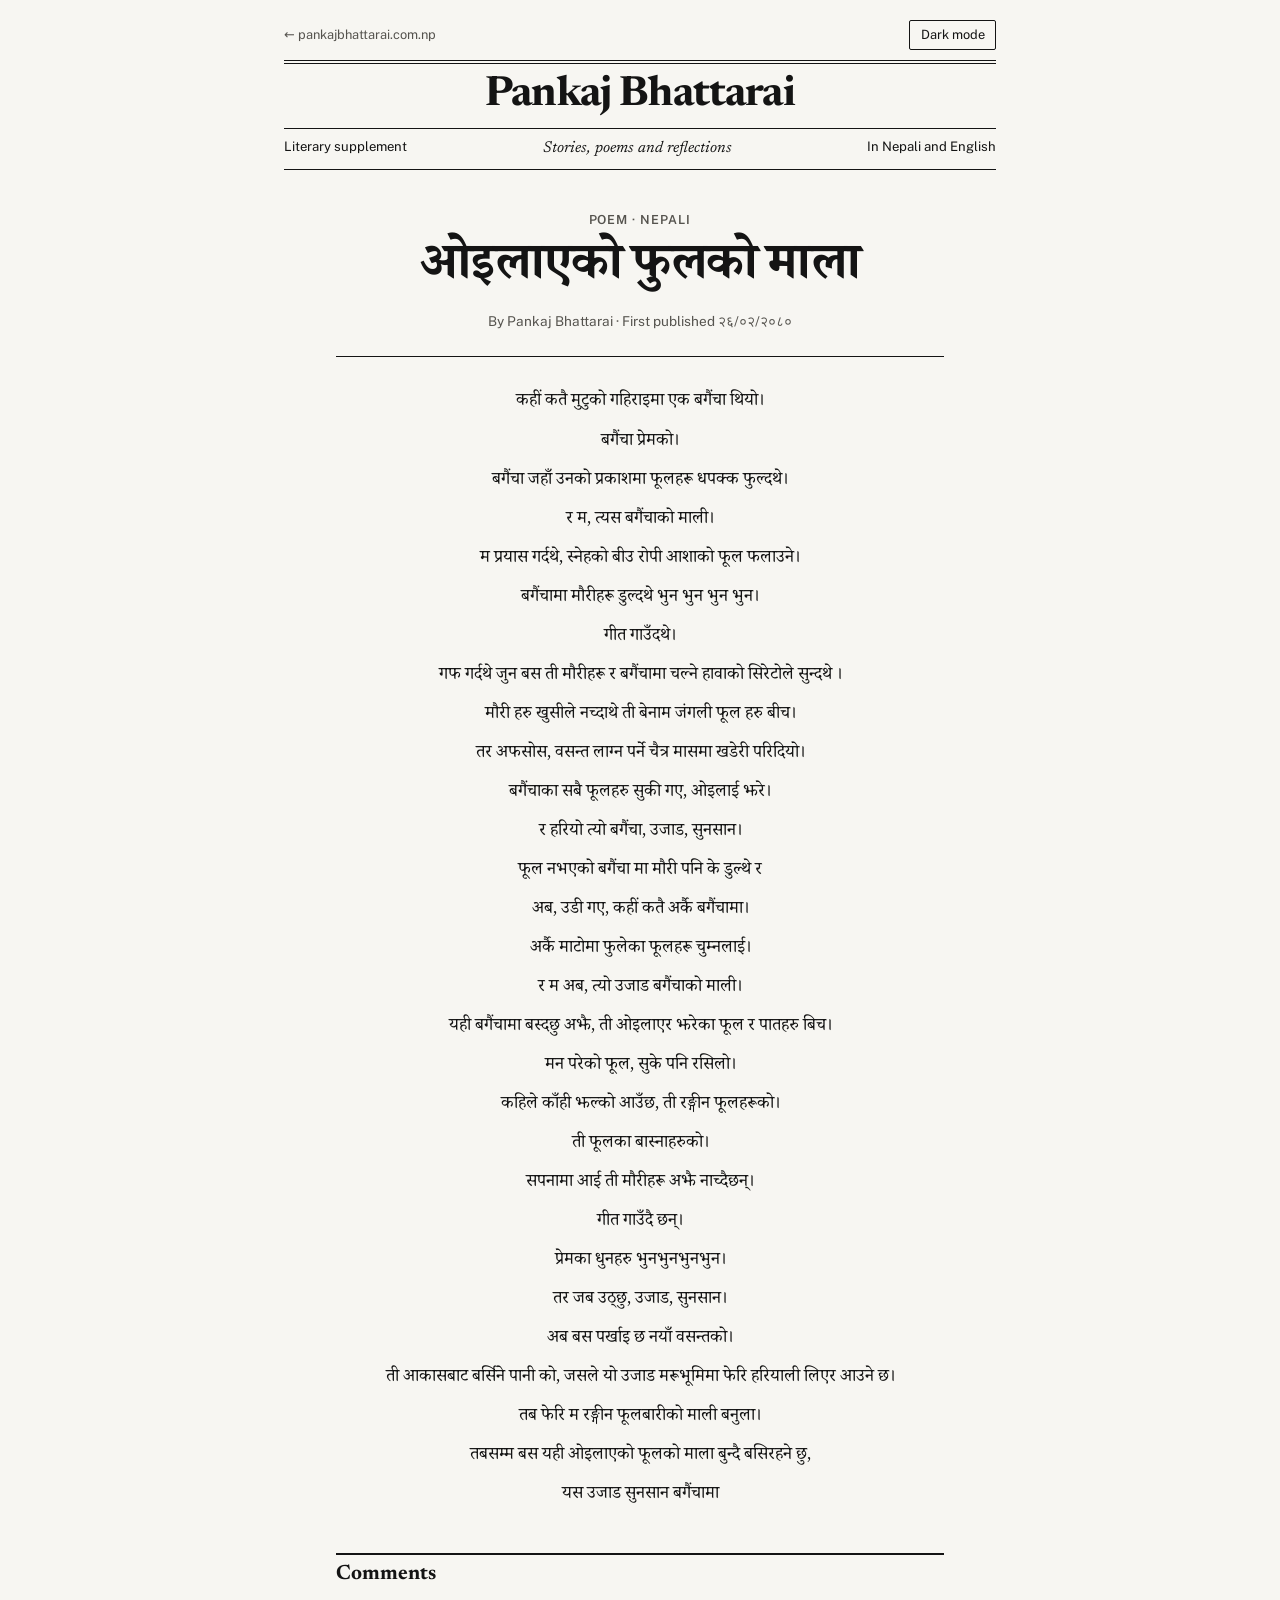
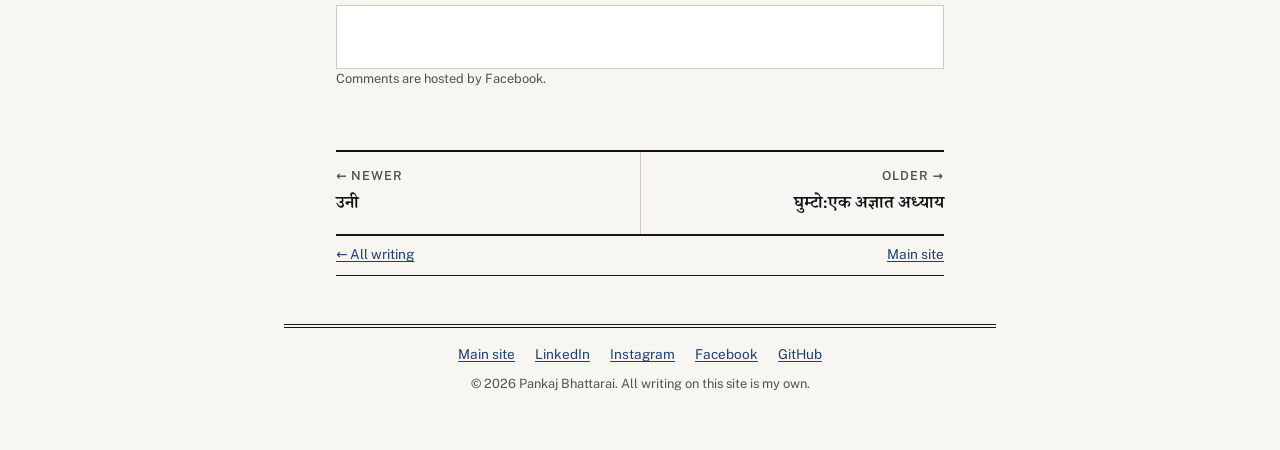
<file: Ooilayeko_fulko_mali.html>
<!doctype html>
<html lang="en">
<head>
<meta charset="utf-8">
<meta name="viewport" content="width=device-width, initial-scale=1">
<title>ओइलाएको फुलको माला | Pankaj Bhattarai</title>
<meta name="description" content="कहीं कतै मुटुको गहिराइमा एक बगैंचा थियो। / बगैंचा प्रेमको। / बगैंचा जहाँ उनको प्रकाशमा फूलहरू धपक्क फुल्दथे।">
<link rel="canonical" href="https://literature.pankajbhattarai.com.np/Ooilayeko_fulko_mali.html">
<link rel="icon" href="data:image/svg+xml,%3Csvg xmlns='http://www.w3.org/2000/svg' viewBox='0 0 64 64'%3E%3Crect width='64' height='64' fill='%23141414'/%3E%3Ctext x='32' y='45' font-family='Georgia,serif' font-size='34' font-weight='700' fill='%23f7f6f2' text-anchor='middle'%3EPB%3C/text%3E%3C/svg%3E">
<meta property="og:type" content="article">
<meta property="og:url" content="https://literature.pankajbhattarai.com.np/Ooilayeko_fulko_mali.html">
<meta property="og:title" content="ओइलाएको फुलको माला | Pankaj Bhattarai">
<meta property="og:description" content="कहीं कतै मुटुको गहिराइमा एक बगैंचा थियो। / बगैंचा प्रेमको। / बगैंचा जहाँ उनको प्रकाशमा फूलहरू धपक्क फुल्दथे।">
<meta name="twitter:card" content="summary">
<script>
  // Apply a saved theme before the page paints, so there is no flash.
  try {
    var saved = localStorage.getItem('theme');
    if (saved === 'light' || saved === 'dark') document.documentElement.setAttribute('data-theme', saved);
  } catch (e) {}
</script>
<link rel="preconnect" href="https://fonts.googleapis.com">
<link rel="preconnect" href="https://fonts.gstatic.com" crossorigin>
<link href="https://fonts.googleapis.com/css2?family=Newsreader:ital,opsz,wght@0,6..72,400;0,6..72,600;0,6..72,700;1,6..72,400&family=Noto+Serif+Devanagari:wght@400;600;700&family=Public+Sans:wght@400;600&display=swap" rel="stylesheet">
<link href="css/site.css" rel="stylesheet">
</head>
<body>
<div id="fb-root"></div>
<script async defer crossorigin="anonymous" src="https://connect.facebook.net/en_GB/sdk.js#xfbml=1&version=v20.0"></script>
<div class="wrap">

  <header class="masthead masthead--compact">
    <div class="topbar">
      <a href="https://www.pankajbhattarai.com.np/">&larr; pankajbhattarai.com.np</a>
      <button class="theme-toggle" type="button" aria-pressed="false">Dark mode</button>
    </div>
    <p class="nameplate"><a href="./">Pankaj Bhattarai</a></p>
    <p class="dateline">
      <span class="side">Literary supplement</span>
      <span class="center">Stories, poems and reflections</span>
      <span class="side">In Nepali and English</span>
    </p>
  </header>

  <main class="story">
  <article>
  <header class="story-head">
    <p class="kicker">Poem &middot; Nepali</p>
    <h1 class="story-title" lang="ne">ओइलाएको फुलको माला</h1>
    <p class="byline">By Pankaj Bhattarai &middot; First published २६/०२/२०८०</p>
  </header>

  <div class="prose" lang="ne">
    <div class="verse">
      <p>कहीं कतै मुटुको गहिराइमा एक बगैंचा थियो।</p>
      <p>बगैंचा प्रेमको।</p>
      <p>बगैंचा जहाँ उनको प्रकाशमा फूलहरू धपक्क फुल्दथे।</p>
      <p>र म, त्यस बगैंचाको माली।</p>
      <p>म प्रयास गर्दथे, स्नेहको बीउ रोपी आशाको फूल फलाउने।</p>
      <p>बगैंचामा मौरीहरू डुल्दथे भुन भुन भुन भुन।</p>
      <p>गीत गाउँदथे।</p>
      <p>गफ गर्दथे जुन बस ती मौरीहरू र बगैंचामा चल्ने हावाको सिरेटोले सुन्दथे ।</p>
      <p>मौरी हरु खुसीले नच्दाथे ती बेनाम जंगली फूल हरु बीच।</p>
      <p>तर अफसोस, वसन्त लाग्न पर्ने चैत्र मासमा खडेरी परिदियो।</p>
      <p>बगैंचाका सबै फूलहरु सुकी गए, ओइलाई झरे।</p>
      <p>र हरियो त्यो बगैंचा, उजाड, सुनसान।</p>
      <p>फूल नभएको बगैंचा मा मौरी पनि के डुल्थे र</p>
      <p>अब, उडी गए, कहीं कतै अर्कै बगैंचामा।</p>
      <p>अर्कै माटोमा फुलेका फूलहरू चुम्नलाई।</p>
      <p>र म अब, त्यो उजाड बगैंचाको माली।</p>
      <p>यही बगैंचामा बस्दछु अझै, ती ओइलाएर झरेका फूल र पातहरु बिच।</p>
      <p>मन परेको फूल, सुके पनि रसिलो।</p>
      <p>कहिले काँही झल्को आउँछ, ती रङ्गीन फूलहरूको।</p>
      <p>ती फूलका बास्नाहरुको।</p>
      <p>सपनामा आई ती मौरीहरू अझै नाच्दैछन्।</p>
      <p>गीत गाउँदै छन्।</p>
      <p>प्रेमका धुनहरु भुनभुनभुनभुन।</p>
      <p>तर जब उठ्छु, उजाड, सुनसान।</p>
      <p>अब बस पर्खाइ छ नयाँ वसन्तको।</p>
      <p>ती आकासबाट बर्सिने पानी को, जसले यो उजाड मरूभूमिमा फेरि हरियाली लिएर आउने छ।</p>
      <p>तब फेरि म रङ्गीन फूलबारीको माली बनुला।</p>
      <p>तबसम्म बस यही ओइलाएको फूलको माला बुन्दै बसिरहने छु,</p>
      <p>यस उजाड सुनसान बगैंचामा</p>
    </div>
  </div>
  </article>

  <section class="comments" aria-label="Comments">
    <h2>Comments</h2>
    <div class="comments-box">
      <div class="fb-comments" data-href="https://literature.pankajbhattarai.com.np/Ooilayeko_fulko_mali.html" data-width="100%" data-numposts="5"></div>
    </div>
    <p class="small">Comments are hosted by Facebook.</p>
  </section>

  <nav class="pager" aria-label="More writing">
    <a class="newer" href="Uni.html" rel="prev"><span class="kicker">&larr; Newer</span><span class="pager-title" lang="ne">उनी</span></a>
    <a class="older" href="Ghumto_two.html" rel="next"><span class="kicker">Older &rarr;</span><span class="pager-title" lang="ne">घुम्टो:एक अज्ञात अध्याय</span></a>
  </nav>
  <p class="story-nav"><a href="./">&larr; All writing</a><a href="https://www.pankajbhattarai.com.np/">Main site</a></p>
  </main>

  <footer>
    <p class="social">
      <a href="https://www.pankajbhattarai.com.np/">Main site</a>
      <a href="https://www.linkedin.com/in/pankajbhattarai/" target="_blank" rel="noreferrer">LinkedIn</a>
      <a href="https://www.instagram.com/im.endangered/" target="_blank" rel="noreferrer">Instagram</a>
      <a href="https://www.facebook.com/im.endangered/" target="_blank" rel="noreferrer">Facebook</a>
      <a href="https://github.com/im-endangered/" target="_blank" rel="noreferrer">GitHub</a>
    </p>
    <p>&copy; 2026 Pankaj Bhattarai. All writing on this site is my own.</p>
  </footer>
</div>
<script src="js/site.js"></script>
</body>
</html>
</file>
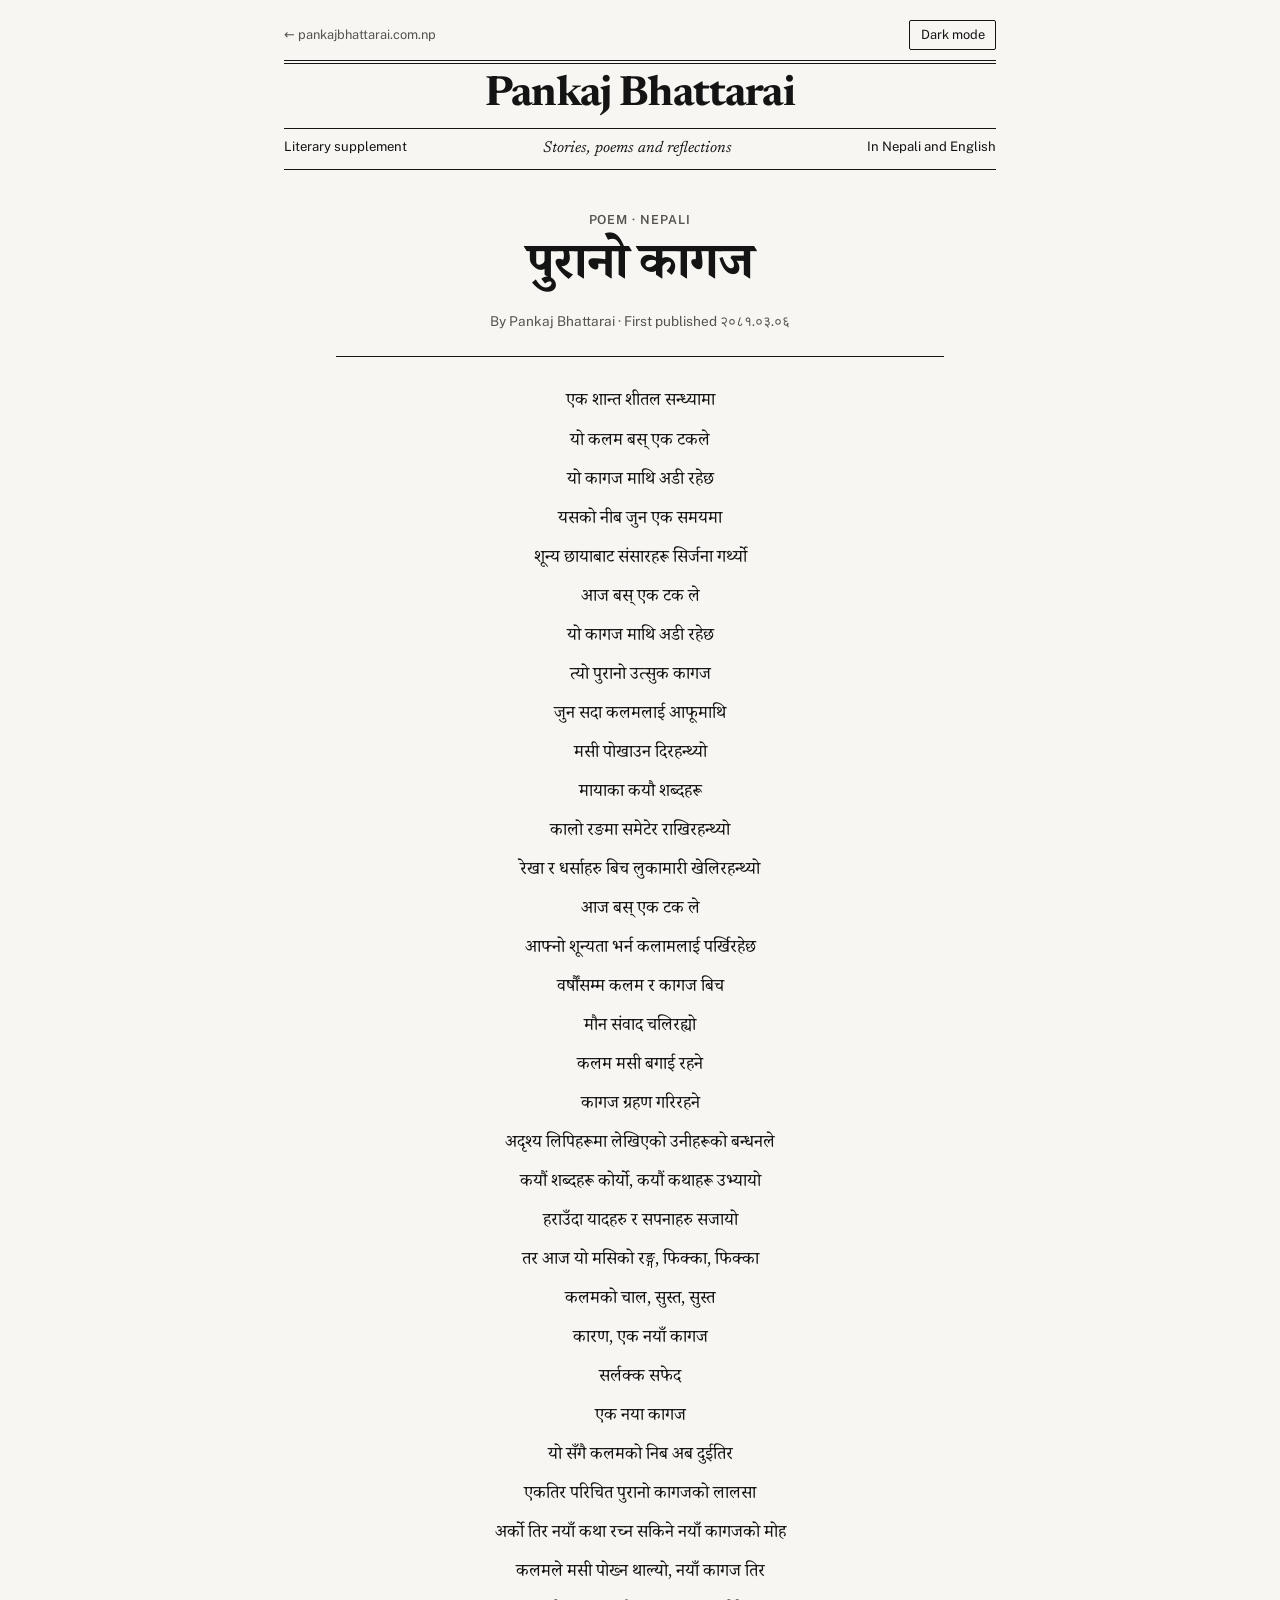
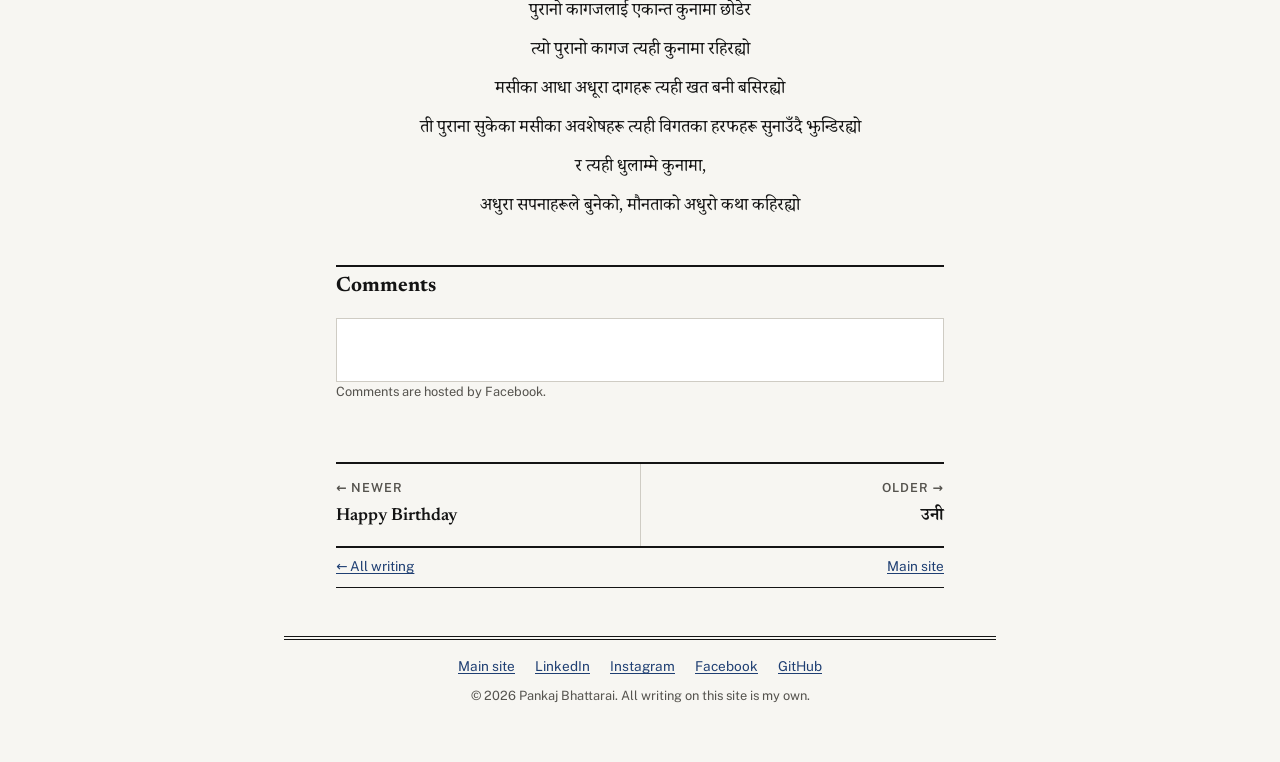
<file: Purano_kagaz.html>
<!doctype html>
<html lang="en">
<head>
<meta charset="utf-8">
<meta name="viewport" content="width=device-width, initial-scale=1">
<title>पुरानो कागज | Pankaj Bhattarai</title>
<meta name="description" content="एक शान्त शीतल सन्ध्यामा / यो कलम बस् एक टकले / यो कागज माथि अडी रहेछ">
<link rel="canonical" href="https://literature.pankajbhattarai.com.np/Purano_kagaz.html">
<link rel="icon" href="data:image/svg+xml,%3Csvg xmlns='http://www.w3.org/2000/svg' viewBox='0 0 64 64'%3E%3Crect width='64' height='64' fill='%23141414'/%3E%3Ctext x='32' y='45' font-family='Georgia,serif' font-size='34' font-weight='700' fill='%23f7f6f2' text-anchor='middle'%3EPB%3C/text%3E%3C/svg%3E">
<meta property="og:type" content="article">
<meta property="og:url" content="https://literature.pankajbhattarai.com.np/Purano_kagaz.html">
<meta property="og:title" content="पुरानो कागज | Pankaj Bhattarai">
<meta property="og:description" content="एक शान्त शीतल सन्ध्यामा / यो कलम बस् एक टकले / यो कागज माथि अडी रहेछ">
<meta name="twitter:card" content="summary">
<script>
  // Apply a saved theme before the page paints, so there is no flash.
  try {
    var saved = localStorage.getItem('theme');
    if (saved === 'light' || saved === 'dark') document.documentElement.setAttribute('data-theme', saved);
  } catch (e) {}
</script>
<link rel="preconnect" href="https://fonts.googleapis.com">
<link rel="preconnect" href="https://fonts.gstatic.com" crossorigin>
<link href="https://fonts.googleapis.com/css2?family=Newsreader:ital,opsz,wght@0,6..72,400;0,6..72,600;0,6..72,700;1,6..72,400&family=Noto+Serif+Devanagari:wght@400;600;700&family=Public+Sans:wght@400;600&display=swap" rel="stylesheet">
<link href="css/site.css" rel="stylesheet">
</head>
<body>
<div id="fb-root"></div>
<script async defer crossorigin="anonymous" src="https://connect.facebook.net/en_GB/sdk.js#xfbml=1&version=v20.0"></script>
<div class="wrap">

  <header class="masthead masthead--compact">
    <div class="topbar">
      <a href="https://www.pankajbhattarai.com.np/">&larr; pankajbhattarai.com.np</a>
      <button class="theme-toggle" type="button" aria-pressed="false">Dark mode</button>
    </div>
    <p class="nameplate"><a href="./">Pankaj Bhattarai</a></p>
    <p class="dateline">
      <span class="side">Literary supplement</span>
      <span class="center">Stories, poems and reflections</span>
      <span class="side">In Nepali and English</span>
    </p>
  </header>

  <main class="story">
  <article>
  <header class="story-head">
    <p class="kicker">Poem &middot; Nepali</p>
    <h1 class="story-title" lang="ne">पुरानो कागज</h1>
    <p class="byline">By Pankaj Bhattarai &middot; First published २०८१.०३.०६</p>
  </header>

  <div class="prose" lang="ne">
    <div class="verse">
      <p>एक शान्त शीतल सन्ध्यामा</p>
      <p>यो कलम बस् एक टकले</p>
      <p>यो कागज माथि अडी रहेछ</p>
      <p>यसको नीब जुन एक समयमा</p>
      <p>शून्य छायाबाट संसारहरू सिर्जना गर्थ्यो</p>
      <p>आज बस् एक टक ले</p>
      <p>यो कागज माथि अडी रहेछ</p>
      <p>त्यो पुरानो उत्सुक कागज</p>
      <p>जुन सदा कलमलाई आफूमाथि</p>
      <p>मसी पोखाउन दिरहन्थ्यो</p>
      <p>मायाका कयौ शब्दहरू</p>
      <p>कालो रङमा समेटेर राखिरहन्थ्यो</p>
      <p>रेखा र धर्साहरु बिच लुकामारी खेलिरहन्थ्यो</p>
      <p>आज बस् एक टक ले</p>
      <p>आफ्नो शून्यता भर्न कलामलाई पर्खिरहेछ</p>
      <p>वर्षौंसम्म कलम र कागज बिच</p>
      <p>मौन संवाद चलिरह्यो</p>
      <p>कलम मसी बगाई रहने</p>
      <p>कागज ग्रहण गरिरहने</p>
      <p>अदृश्य लिपिहरूमा लेखिएको उनीहरूको बन्धनले</p>
      <p>कयौं शब्दहरू कोर्यो, कयौं कथाहरू उभ्यायो</p>
      <p>हराउँदा यादहरु र सपनाहरु सजायो</p>
      <p>तर आज यो मसिको रङ्ग, फिक्का, फिक्का</p>
      <p>कलमको चाल, सुस्त, सुस्त</p>
      <p>कारण, एक नयाँ कागज</p>
      <p>सर्लक्क सफेद</p>
      <p>एक नया कागज</p>
      <p>यो सँगै कलमको निब अब दुईतिर</p>
      <p>एकतिर परिचित पुरानो कागजको लालसा</p>
      <p>अर्को तिर नयाँ कथा रच्न सकिने नयाँ कागजको मोह</p>
      <p>कलमले मसी पोख्न थाल्यो, नयाँ कागज तिर</p>
      <p>पुरानो कागजलाई एकान्त कुनामा छोडेर</p>
      <p>त्यो पुरानो कागज त्यही कुनामा रहिरह्यो</p>
      <p>मसीका आधा अधूरा दागहरू त्यही खत बनी बसिरह्यो</p>
      <p>ती पुराना सुकेका मसीका अवशेषहरू त्यही विगतका हरफहरू सुनाउँदै झुन्डिरह्यो</p>
      <p>र त्यही धुलाम्मे कुनामा,</p>
      <p>अधुरा सपनाहरूले बुनेको, मौनताको अधुरो कथा कहिरह्यो</p>
    </div>
  </div>
  </article>

  <section class="comments" aria-label="Comments">
    <h2>Comments</h2>
    <div class="comments-box">
      <div class="fb-comments" data-href="https://literature.pankajbhattarai.com.np/Purano_kagaz.html" data-width="100%" data-numposts="5"></div>
    </div>
    <p class="small">Comments are hosted by Facebook.</p>
  </section>

  <nav class="pager" aria-label="More writing">
    <a class="newer" href="Happy_birthday.html" rel="prev"><span class="kicker">&larr; Newer</span><span class="pager-title">Happy Birthday</span></a>
    <a class="older" href="Uni.html" rel="next"><span class="kicker">Older &rarr;</span><span class="pager-title" lang="ne">उनी</span></a>
  </nav>
  <p class="story-nav"><a href="./">&larr; All writing</a><a href="https://www.pankajbhattarai.com.np/">Main site</a></p>
  </main>

  <footer>
    <p class="social">
      <a href="https://www.pankajbhattarai.com.np/">Main site</a>
      <a href="https://www.linkedin.com/in/pankajbhattarai/" target="_blank" rel="noreferrer">LinkedIn</a>
      <a href="https://www.instagram.com/im.endangered/" target="_blank" rel="noreferrer">Instagram</a>
      <a href="https://www.facebook.com/im.endangered/" target="_blank" rel="noreferrer">Facebook</a>
      <a href="https://github.com/im-endangered/" target="_blank" rel="noreferrer">GitHub</a>
    </p>
    <p>&copy; 2026 Pankaj Bhattarai. All writing on this site is my own.</p>
  </footer>
</div>
<script src="js/site.js"></script>
</body>
</html>
</file>
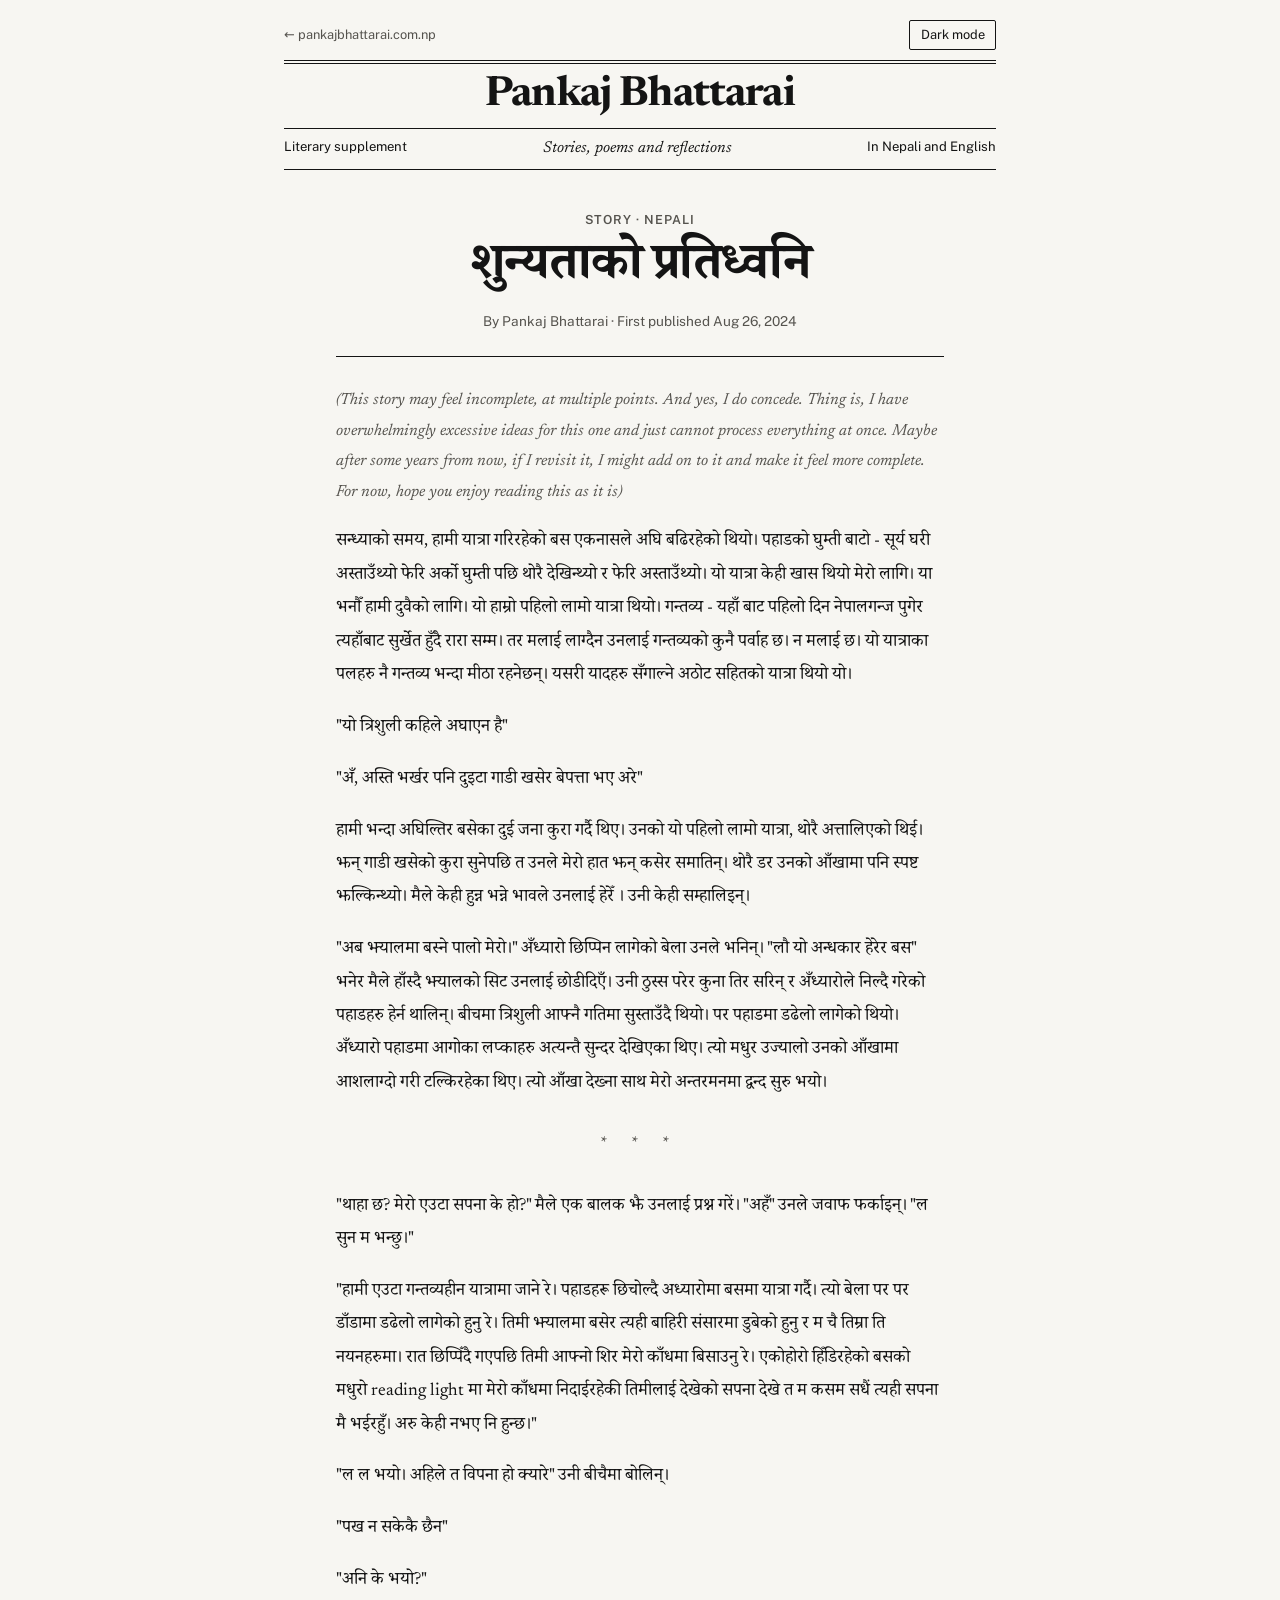
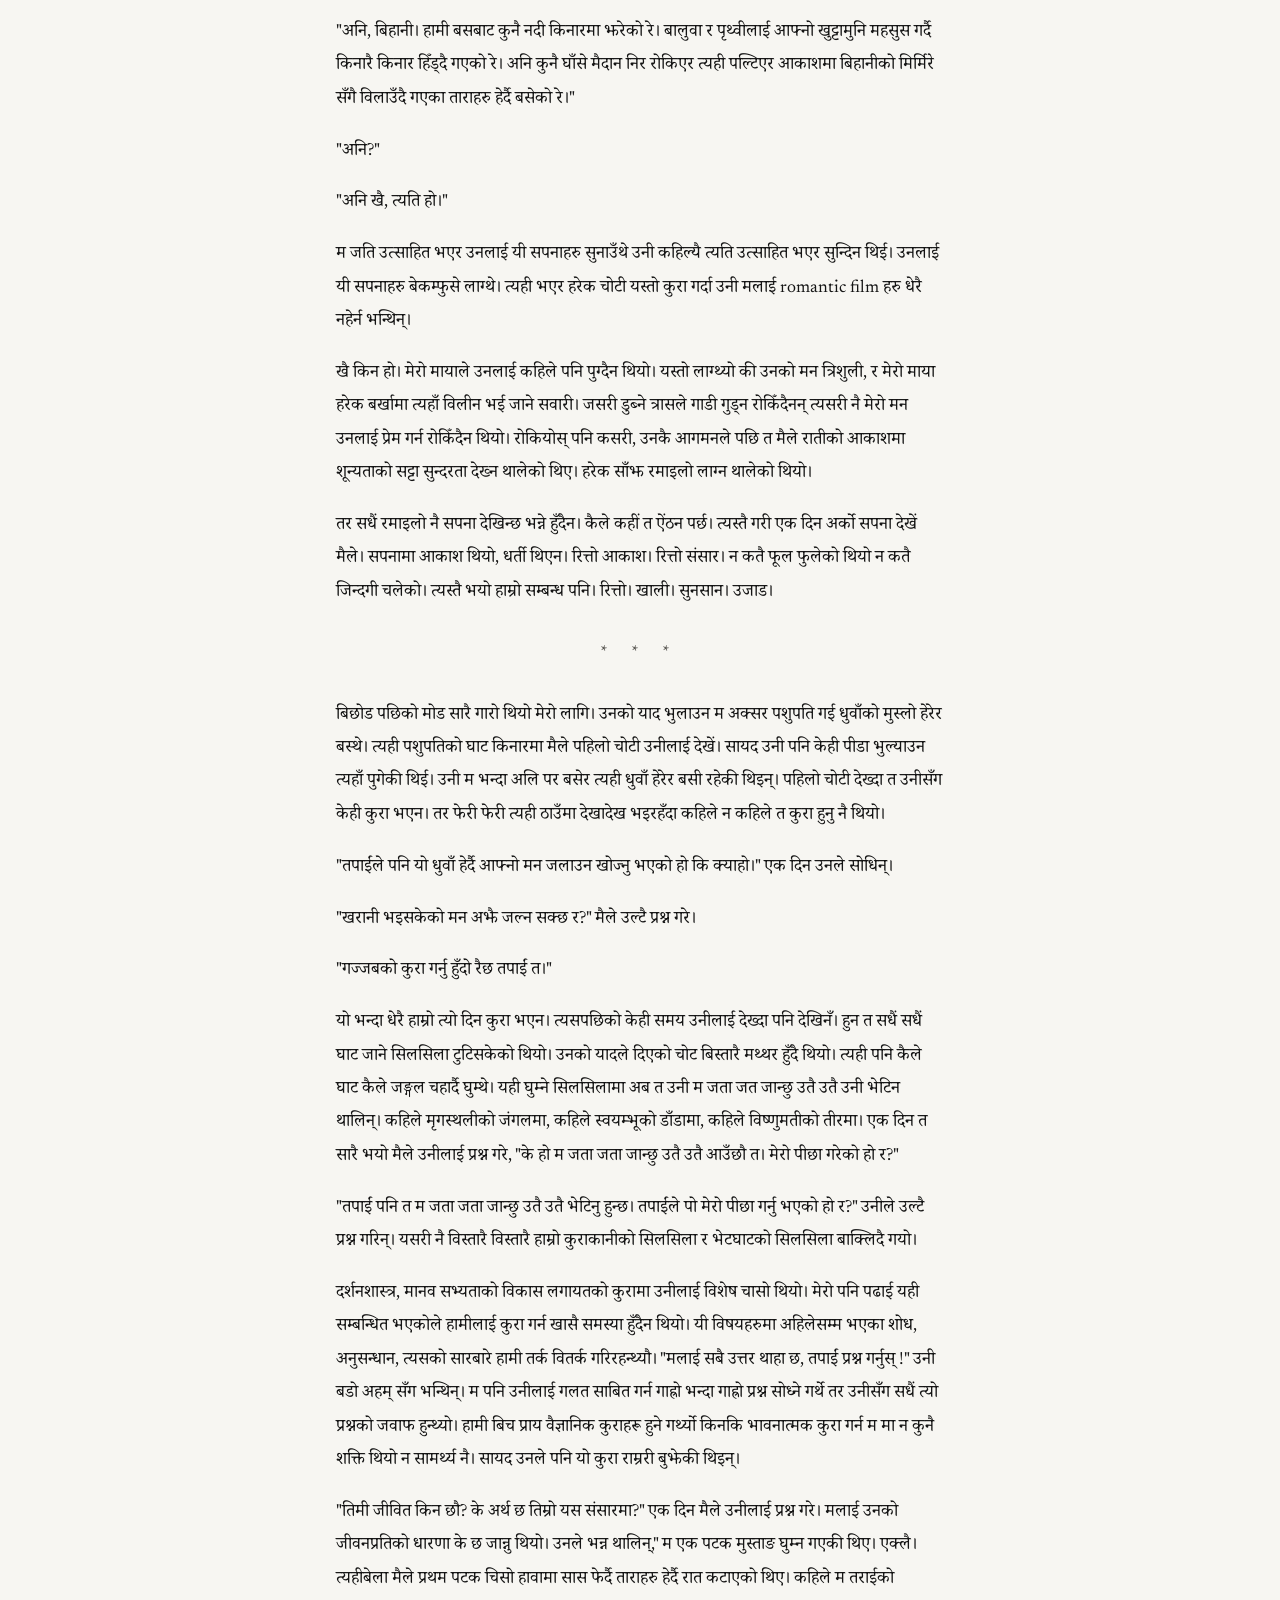
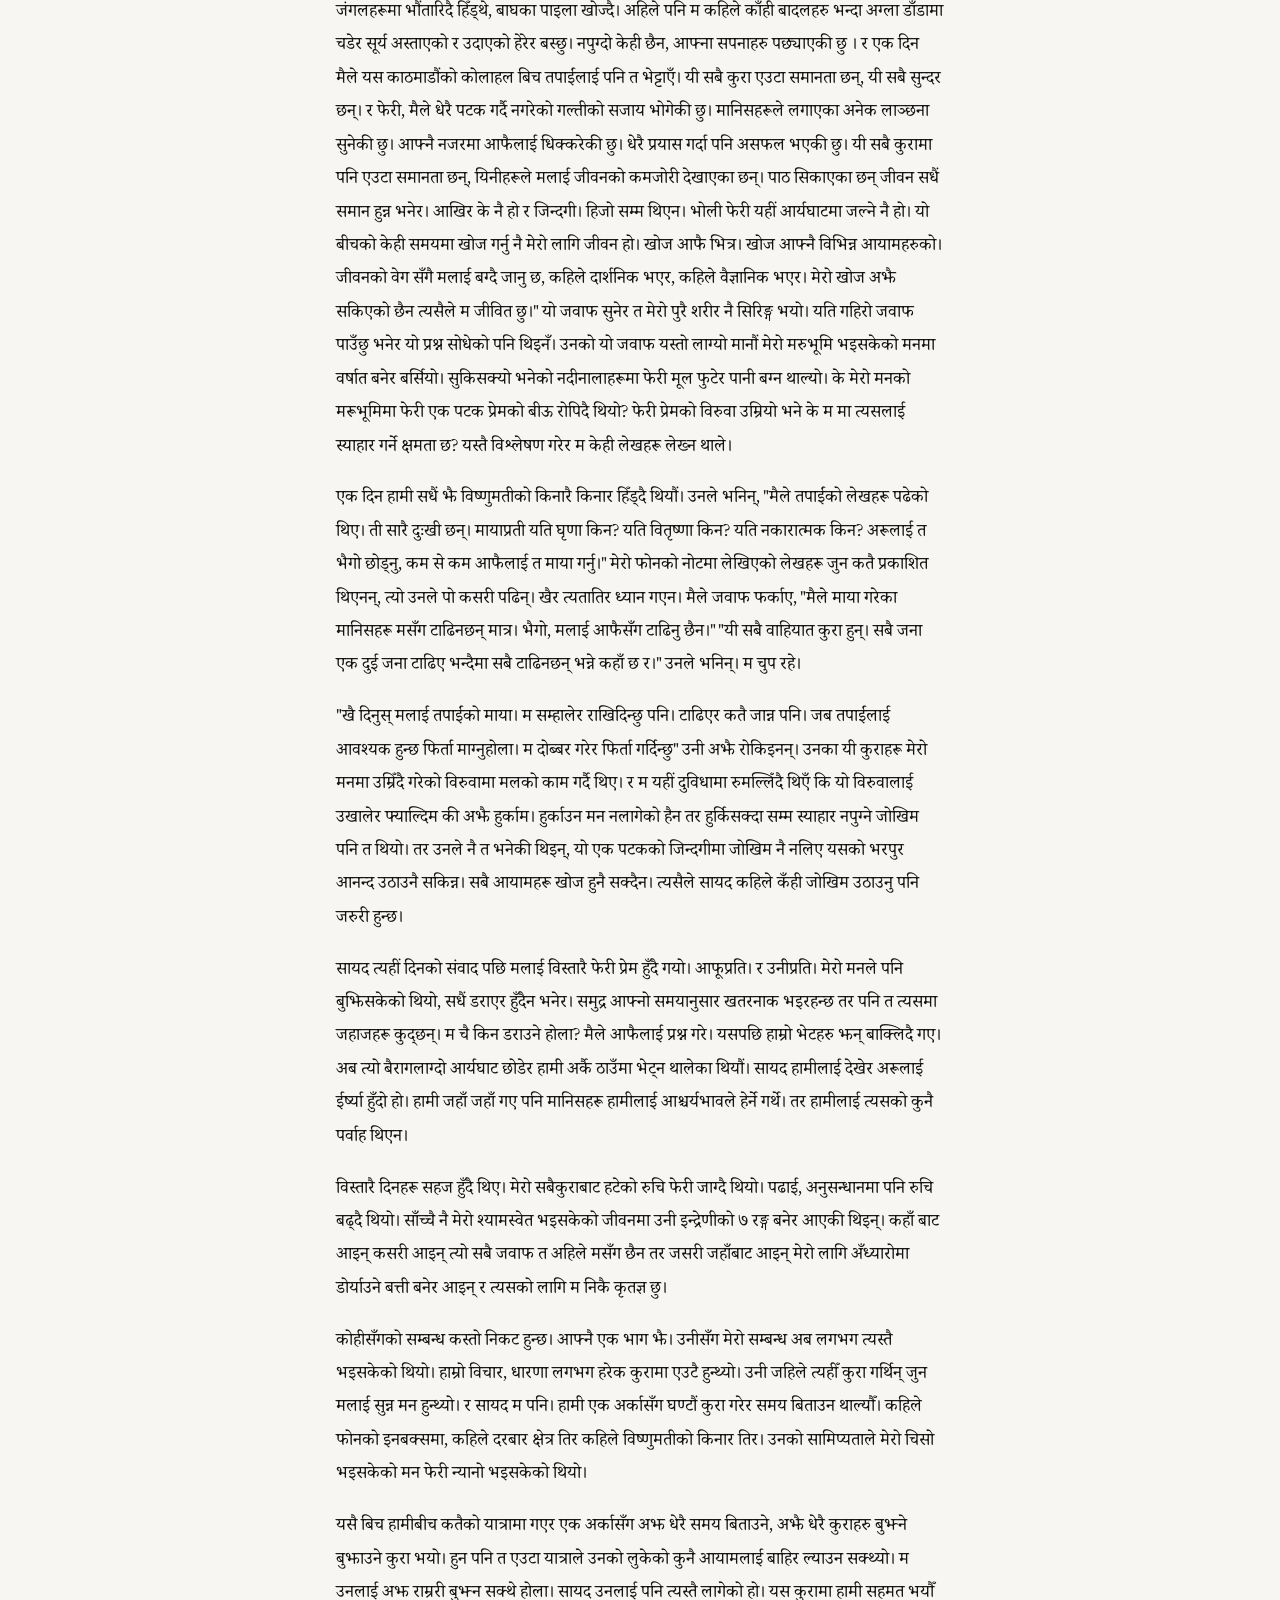
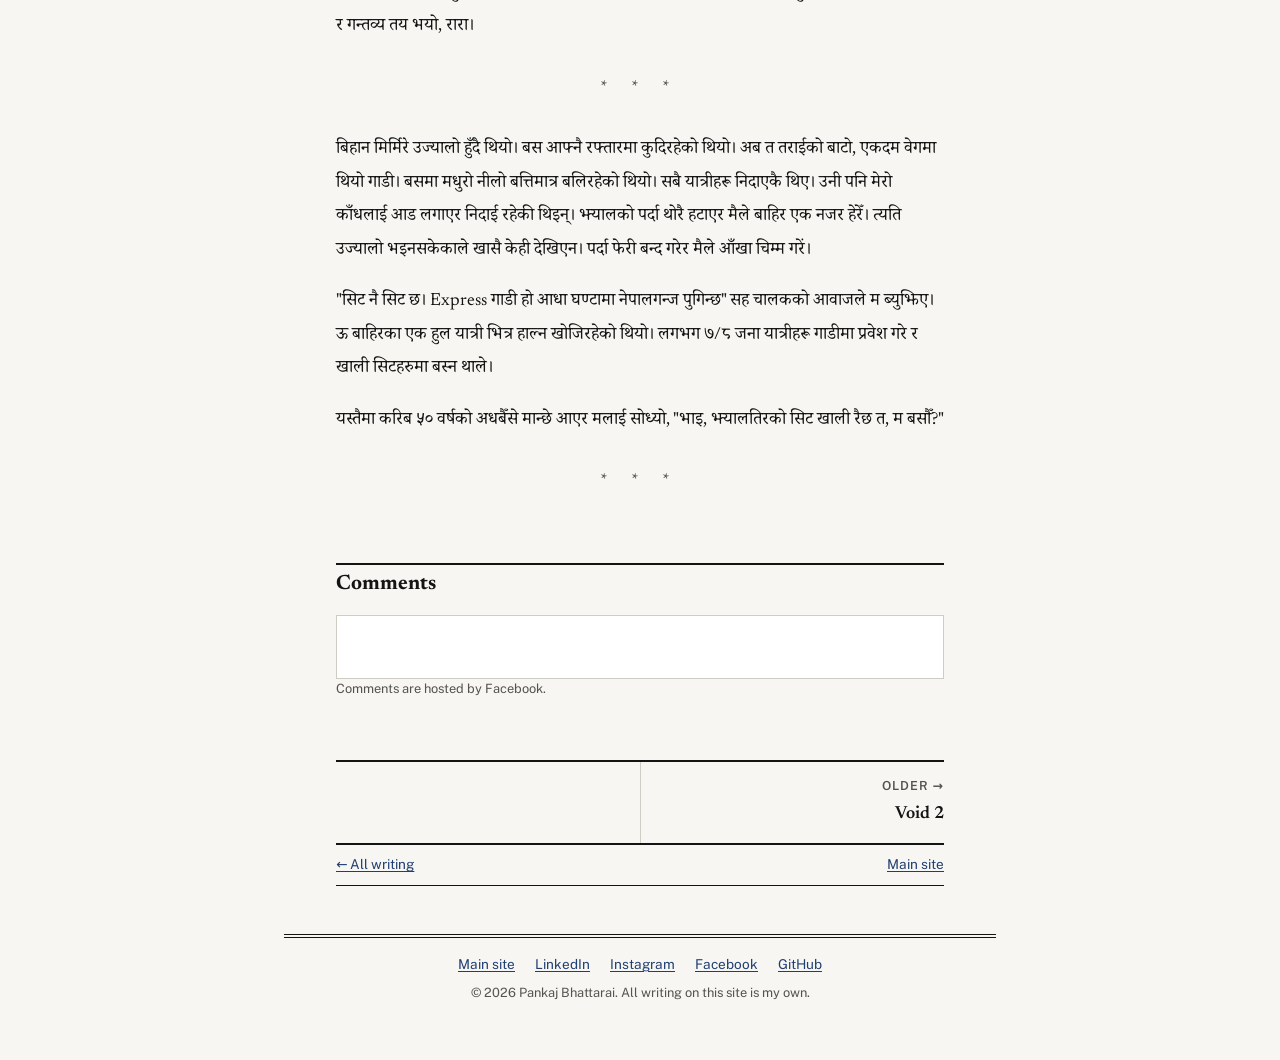
<file: sunyata.html>
<!doctype html>
<html lang="en">
<head>
<meta charset="utf-8">
<meta name="viewport" content="width=device-width, initial-scale=1">
<title>शुन्यताको प्रतिध्वनि | Pankaj Bhattarai</title>
<meta name="description" content="सन्ध्याको समय, हामी यात्रा गरिरहेको बस एकनासले अघि बढिरहेको थियो। पहाडको घुम्ती बाटो - सूर्य घरी अस्ताउँथ्यो फेरि अर्को घुम्ती पछि थोरै देखिन्थ्यो र फेरि…">
<link rel="canonical" href="https://literature.pankajbhattarai.com.np/sunyata.html">
<link rel="icon" href="data:image/svg+xml,%3Csvg xmlns='http://www.w3.org/2000/svg' viewBox='0 0 64 64'%3E%3Crect width='64' height='64' fill='%23141414'/%3E%3Ctext x='32' y='45' font-family='Georgia,serif' font-size='34' font-weight='700' fill='%23f7f6f2' text-anchor='middle'%3EPB%3C/text%3E%3C/svg%3E">
<meta property="og:type" content="article">
<meta property="og:url" content="https://literature.pankajbhattarai.com.np/sunyata.html">
<meta property="og:title" content="शुन्यताको प्रतिध्वनि | Pankaj Bhattarai">
<meta property="og:description" content="सन्ध्याको समय, हामी यात्रा गरिरहेको बस एकनासले अघि बढिरहेको थियो। पहाडको घुम्ती बाटो - सूर्य घरी अस्ताउँथ्यो फेरि अर्को घुम्ती पछि थोरै देखिन्थ्यो र फेरि…">
<meta name="twitter:card" content="summary">
<script>
  // Apply a saved theme before the page paints, so there is no flash.
  try {
    var saved = localStorage.getItem('theme');
    if (saved === 'light' || saved === 'dark') document.documentElement.setAttribute('data-theme', saved);
  } catch (e) {}
</script>
<link rel="preconnect" href="https://fonts.googleapis.com">
<link rel="preconnect" href="https://fonts.gstatic.com" crossorigin>
<link href="https://fonts.googleapis.com/css2?family=Newsreader:ital,opsz,wght@0,6..72,400;0,6..72,600;0,6..72,700;1,6..72,400&family=Noto+Serif+Devanagari:wght@400;600;700&family=Public+Sans:wght@400;600&display=swap" rel="stylesheet">
<link href="css/site.css" rel="stylesheet">
</head>
<body>
<div id="fb-root"></div>
<script async defer crossorigin="anonymous" src="https://connect.facebook.net/en_GB/sdk.js#xfbml=1&version=v20.0"></script>
<div class="wrap">

  <header class="masthead masthead--compact">
    <div class="topbar">
      <a href="https://www.pankajbhattarai.com.np/">&larr; pankajbhattarai.com.np</a>
      <button class="theme-toggle" type="button" aria-pressed="false">Dark mode</button>
    </div>
    <p class="nameplate"><a href="./">Pankaj Bhattarai</a></p>
    <p class="dateline">
      <span class="side">Literary supplement</span>
      <span class="center">Stories, poems and reflections</span>
      <span class="side">In Nepali and English</span>
    </p>
  </header>

  <main class="story">
  <article>
  <header class="story-head">
    <p class="kicker">Story &middot; Nepali</p>
    <h1 class="story-title" lang="ne">शुन्यताको प्रतिध्वनि</h1>
    <p class="byline">By Pankaj Bhattarai &middot; First published Aug 26, 2024</p>
  </header>

  <div class="prose" lang="ne">
    <p class="note" lang="en">(This story may feel incomplete, at multiple points. And yes, I do concede. Thing is, I have overwhelmingly excessive ideas for this one and just cannot process everything at once. Maybe after some years from now, if I revisit it, I might add on to it and make it feel more complete. For now, hope you enjoy reading this as it is)</p>
    <p class="first">सन्ध्याको समय, हामी यात्रा गरिरहेको बस एकनासले अघि बढिरहेको थियो। पहाडको घुम्ती बाटो - सूर्य घरी अस्ताउँथ्यो फेरि अर्को घुम्ती पछि थोरै देखिन्थ्यो र फेरि अस्ताउँथ्यो। यो यात्रा केही खास थियो मेरो लागि। या भनौँ हामी दुवैको लागि। यो हाम्रो पहिलो लामो यात्रा थियो। गन्तव्य - यहाँ बाट पहिलो दिन नेपालगन्ज पुगेर त्यहाँबाट सुर्खेत हुँदै रारा सम्म। तर मलाई लाग्दैन उनलाई गन्तव्यको कुनै पर्वाह छ। न मलाई छ। यो यात्राका पलहरु नै गन्तव्य भन्दा मीठा रहनेछन्। यसरी यादहरु सँगाल्ने अठोट सहितको यात्रा थियो यो।</p>
    <p>"यो त्रिशुली कहिले अघाएन है"</p>
    <p>"अँ, अस्ति भर्खर पनि दुइटा गाडी खसेर बेपत्ता भए अरे"</p>
    <p>हामी भन्दा अघिल्तिर बसेका दुई जना कुरा गर्दै थिए। उनको यो पहिलो लामो यात्रा, थोरै अत्तालिएको थिई। झन् गाडी खसेको कुरा सुनेपछि त उनले मेरो हात झन् कसेर समातिन्। थोरै डर उनको आँखामा पनि स्पष्ट झल्किन्थ्यो। मैले केही हुन्न भन्ने भावले उनलाई हेरेँ । उनी केही सम्हालिइन्।</p>
    <p>"अब झ्यालमा बस्ने पालो मेरो।" अँध्यारो छिप्पिन लागेको बेला उनले भनिन्। "लौ यो अन्धकार हेरेर बस" भनेर मैले हाँस्दै झ्यालको सिट उनलाई छोडीदिएँ। उनी ठुस्स परेर कुना तिर सरिन् र अँध्यारोले निल्दै गरेको पहाडहरु हेर्न थालिन्। बीचमा त्रिशुली आफ्नै गतिमा सुस्ताउँदै थियो। पर पहाडमा डढेलो लागेको थियो। अँध्यारो पहाडमा आगोका लप्काहरु अत्यन्तै सुन्दर देखिएका थिए। त्यो मधुर उज्यालो उनको आँखामा आशलाग्दो गरी टल्किरहेका थिए। त्यो आँखा देख्ना साथ मेरो अन्तरमनमा द्वन्द सुरु भयो।</p>
    <p class="break" aria-hidden="true">* * *</p>
    <p>"थाहा छ? मेरो एउटा सपना के हो?" मैले एक बालक झै उनलाई प्रश्न गरें। "अहँ" उनले जवाफ फर्काइन्। "ल सुन म भन्छु।"</p>
    <p>"हामी एउटा गन्तव्यहीन यात्रामा जाने रे। पहाडहरू छिचोल्दै अध्यारोमा बसमा यात्रा गर्दै। त्यो बेला पर पर डाँडामा डढेलो लागेको हुनु रे। तिमी झ्यालमा बसेर त्यही बाहिरी संसारमा डुबेको हुनु र म चै तिम्रा ति नयनहरुमा। रात छिप्पिँदै गएपछि तिमी आफ्नो शिर मेरो काँधमा बिसाउनु रे। एकोहोरो हिँडिरहेको बसको मधुरो reading light मा मेरो काँधमा निदाईरहेकी तिमीलाई देखेको सपना देखे त म कसम सधैं त्यही सपना मै भईरहुँ। अरु केही नभए नि हुन्छ।"</p>
    <p>"ल ल भयो। अहिले त विपना हो क्यारे" उनी बीचैमा बोलिन्।</p>
    <p>"पख न सकेकै छैन"</p>
    <p>"अनि के भयो?"</p>
    <p>"अनि, बिहानी। हामी बसबाट कुनै नदी किनारमा झरेको रे। बालुवा र पृथ्वीलाई आफ्नो खुट्टामुनि महसुस गर्दै किनारै किनार हिँड्दै गएको रे। अनि कुनै घाँसे मैदान निर रोकिएर त्यही पल्टिएर आकाशमा बिहानीको मिर्मिरे सँगै विलाउँदै गएका ताराहरु हेर्दै बसेको रे।"</p>
    <p>"अनि?"</p>
    <p>"अनि खै, त्यति हो।"</p>
    <p>म जति उत्साहित भएर उनलाई यी सपनाहरु सुनाउँथे उनी कहिल्यै त्यति उत्साहित भएर सुन्दिन थिई। उनलाई यी सपनाहरु बेकम्फुसे लाग्थे। त्यही भएर हरेक चोटी यस्तो कुरा गर्दा उनी मलाई romantic film हरु धेरै नहेर्न भन्थिन्।</p>
    <p>खै किन हो। मेरो मायाले उनलाई कहिले पनि पुग्दैन थियो। यस्तो लाग्थ्यो की उनको मन त्रिशुली, र मेरो माया हरेक बर्खामा त्यहाँ विलीन भई जाने सवारी। जसरी डुब्ने त्रासले गाडी गुड्न रोकिँदैनन् त्यसरी नै मेरो मन उनलाई प्रेम गर्न रोकिँदैन थियो। रोकियोस् पनि कसरी, उनकै आगमनले पछि त मैले रातीको आकाशमा शून्यताको सट्टा सुन्दरता देख्न थालेको थिए। हरेक साँझ रमाइलो लाग्न थालेको थियो।</p>
    <p>तर सधैं रमाइलो नै सपना देखिन्छ भन्ने हुँदैन। कैले कहीं त ऐंठन पर्छ। त्यस्तै गरी एक दिन अर्को सपना देखें मैले। सपनामा आकाश थियो, धर्ती थिएन। रित्तो आकाश। रित्तो संसार। न कतै फूल फुलेको थियो न कतै जिन्दगी चलेको। त्यस्तै भयो हाम्रो सम्बन्ध पनि। रित्तो। खाली। सुनसान। उजाड।</p>
    <p class="break" aria-hidden="true">* * *</p>
    <p>बिछोड पछिको मोड सारै गारो थियो मेरो लागि। उनको याद भुलाउन म अक्सर पशुपति गई धुवाँको मुस्लो हेरेर बस्थे। त्यही पशुपतिको घाट किनारमा मैले पहिलो चोटी उनीलाई देखें। सायद उनी पनि केही पीडा भुल्याउन त्यहाँ पुगेकी थिई। उनी म भन्दा अलि पर बसेर त्यही धुवाँ हेरेर बसी रहेकी थिइन्। पहिलो चोटी देख्दा त उनीसँग केही कुरा भएन। तर फेरी फेरी त्यही ठाउँमा देखादेख भइरहँदा कहिले न कहिले त कुरा हुनु नै थियो।</p>
    <p>"तपाईंले पनि यो धुवाँ हेर्दै आफ्नो मन जलाउन खोज्नु भएको हो कि क्याहो।" एक दिन उनले सोधिन्।</p>
    <p>"खरानी भइसकेको मन अझै जल्न सक्छ र?" मैले उल्टै प्रश्न गरे।</p>
    <p>"गज्जबको कुरा गर्नु हुँदो रैछ तपाईं त।"</p>
    <p>यो भन्दा धेरै हाम्रो त्यो दिन कुरा भएन। त्यसपछिको केही समय उनीलाई देख्दा पनि देखिनँ। हुन त सधैं सधैं घाट जाने सिलसिला टुटिसकेको थियो। उनको यादले दिएको चोट बिस्तारै मथ्थर हुँदै थियो। त्यही पनि कैले घाट कैले जङ्गल चहार्दै घुम्थे। यही घुम्ने सिलसिलामा अब त उनी म जता जत जान्छु उतै उतै उनी भेटिन थालिन्। कहिले मृगस्थलीको जंगलमा, कहिले स्वयम्भूको डाँडामा, कहिले विष्णुमतीको तीरमा। एक दिन त सारै भयो मैले उनीलाई प्रश्न गरे, "के हो म जता जता जान्छु उतै उतै आउँछौ त। मेरो पीछा गरेको हो र?"</p>
    <p>"तपाईं पनि त म जता जता जान्छु उतै उतै भेटिनु हुन्छ। तपाईंले पो मेरो पीछा गर्नु भएको हो र?" उनीले उल्टै प्रश्न गरिन्। यसरी नै विस्तारै विस्तारै हाम्रो कुराकानीको सिलसिला र भेटघाटको सिलसिला बाक्लिदै गयो।</p>
    <p>दर्शनशास्त्र, मानव सभ्यताको विकास लगायतको कुरामा उनीलाई विशेष चासो थियो। मेरो पनि पढाई यही सम्बन्धित भएकोले हामीलाई कुरा गर्न खासै समस्या हुँदैन थियो। यी विषयहरुमा अहिलेसम्म भएका शोध, अनुसन्धान, त्यसको सारबारे हामी तर्क वितर्क गरिरहन्थ्यौ। "मलाई सबै उत्तर थाहा छ, तपाईं प्रश्न गर्नुस् !" उनी बडो अहम् सँग भन्थिन्। म पनि उनीलाई गलत साबित गर्न गाह्रो भन्दा गाह्रो प्रश्न सोध्ने गर्थे तर उनीसँग सधैं त्यो प्रश्नको जवाफ हुन्थ्यो। हामी बिच प्राय वैज्ञानिक कुराहरू हुने गर्थ्यो किनकि भावनात्मक कुरा गर्न म मा न कुनै शक्ति थियो न सामर्थ्य नै। सायद उनले पनि यो कुरा राम्ररी बुझेकी थिइन्।</p>
    <p>"तिमी जीवित किन छौ? के अर्थ छ तिम्रो यस संसारमा?" एक दिन मैले उनीलाई प्रश्न गरे। मलाई उनको जीवनप्रतिको धारणा के छ जान्नु थियो। उनले भन्न थालिन्," म एक पटक मुस्ताङ घुम्न गएकी थिए। एक्लै। त्यहीबेला मैले प्रथम पटक चिसो हावामा सास फेर्दै ताराहरु हेर्दै रात कटाएको थिए। कहिले म तराईको जंगलहरूमा भौंतारिदै हिँड्थे, बाघका पाइला खोज्दै। अहिले पनि म कहिले काँही बादलहरु भन्दा अग्ला डाँडामा चडेर सूर्य अस्ताएको र उदाएको हेरेर बस्छु। नपुग्दो केही छैन, आफ्ना सपनाहरु पछ्याएकी छु । र एक दिन मैले यस काठमाडौंको कोलाहल बिच तपाईंलाई पनि त भेट्टाएँ। यी सबै कुरा एउटा समानता छन्, यी सबै सुन्दर छन्। र फेरी, मैले धेरै पटक गर्दै नगरेको गल्तीको सजाय भोगेकी छु। मानिसहरूले लगाएका अनेक लाञ्छना सुनेकी छु। आफ्नै नजरमा आफैलाई धिक्करेकी छु। धेरै प्रयास गर्दा पनि असफल भएकी छु। यी सबै कुरामा पनि एउटा समानता छन्, यिनीहरूले मलाई जीवनको कमजोरी देखाएका छन्। पाठ सिकाएका छन् जीवन सधैं समान हुन्न भनेर। आखिर के नै हो र जिन्दगी। हिजो सम्म थिएन। भोली फेरी यहीं आर्यघाटमा जल्ने नै हो। यो बीचको केही समयमा खोज गर्नु नै मेरो लागि जीवन हो। खोज आफै भित्र। खोज आफ्नै विभिन्न आयामहरुको। जीवनको वेग सँगै मलाई बग्दै जानु छ, कहिले दार्शनिक भएर, कहिले वैज्ञानिक भएर। मेरो खोज अझै सकिएको छैन त्यसैले म जीवित छु।" यो जवाफ सुनेर त मेरो पुरै शरीर नै सिरिङ्ग भयो। यति गहिरो जवाफ पाउँछु भनेर यो प्रश्न सोधेको पनि थिइनँ। उनको यो जवाफ यस्तो लाग्यो मानौं मेरो मरुभूमि भइसकेको मनमा वर्षात बनेर बर्सियो। सुकिसक्यो भनेको नदीनालाहरूमा फेरी मूल फुटेर पानी बग्न थाल्यो। के मेरो मनको मरूभूमिमा फेरी एक पटक प्रेमको बीऊ रोपिदै थियो? फेरी प्रेमको विरुवा उम्रियो भने के म मा त्यसलाई स्याहार गर्ने क्षमता छ? यस्तै विश्लेषण गरेर म केही लेखहरू लेख्न थाले।</p>
    <p>एक दिन हामी सधैं झै विष्णुमतीको किनारै किनार हिँड्दै थियौं। उनले भनिन्, "मैले तपाईंको लेखहरू पढेको थिए। ती सारै दुःखी छन्। मायाप्रती यति घृणा किन? यति वितृष्णा किन? यति नकारात्मक किन? अरूलाई त भैगो छोड्नु, कम से कम आफैलाई त माया गर्नु।" मेरो फोनको नोटमा लेखिएको लेखहरू जुन कतै प्रकाशित थिएनन्, त्यो उनले पो कसरी पढिन्। खैर त्यतातिर ध्यान गएन। मैले जवाफ फर्काए, "मैले माया गरेका मानिसहरू मसँग टाढिनछन् मात्र। भैगो, मलाई आफैसँग टाढिनु छैन।" "यी सबै वाहियात कुरा हुन्। सबै जना एक दुई जना टाढिए भन्दैमा सबै टाढिनछन् भन्ने कहाँ छ र।" उनले भनिन्। म चुप रहे।</p>
    <p>"खै दिनुस् मलाई तपाईंको माया। म सम्हालेर राखिदिन्छु पनि। टाढिएर कतै जान्न पनि। जब तपाईंलाई आवश्यक हुन्छ फिर्ता माग्नुहोला। म दोब्बर गरेर फिर्ता गर्दिन्छु" उनी अझै रोकिइनन्। उनका यी कुराहरू मेरो मनमा उम्रिँदै गरेको विरुवामा मलको काम गर्दै थिए। र म यहीं दुविधामा रुमल्लिँदै थिएँ कि यो विरुवालाई उखालेर फ्याल्दिम की अझै हुर्काम। हुर्काउन मन नलागेको हैन तर हुर्किसक्दा सम्म स्याहार नपुग्ने जोखिम पनि त थियो। तर उनले नै त भनेकी थिइन्, यो एक पटकको जिन्दगीमा जोखिम नै नलिए यसको भरपुर आनन्द उठाउनै सकिन्न। सबै आयामहरू खोज हुनै सक्दैन। त्यसैले सायद कहिले कँही जोखिम उठाउनु पनि जरुरी हुन्छ।</p>
    <p>सायद त्यहीं दिनको संवाद पछि मलाई विस्तारै फेरी प्रेम हुँदै गयो। आफूप्रति। र उनीप्रति। मेरो मनले पनि बुझिसकेको थियो, सधैं डराएर हुँदैन भनेर। समुद्र आफ्नो समयानुसार खतरनाक भइरहन्छ तर पनि त त्यसमा जहाजहरू कुद्छन्। म चै किन डराउने होला? मैले आफैलाई प्रश्न गरे। यसपछि हाम्रो भेटहरु झन् बाक्लिदै गए। अब त्यो बैरागलाग्दो आर्यघाट छोडेर हामी अर्कै ठाउँमा भेट्न थालेका थियौं। सायद हामीलाई देखेर अरूलाई ईर्ष्या हुँदो हो। हामी जहाँ जहाँ गए पनि मानिसहरू हामीलाई आश्चर्यभावले हेर्ने गर्थे। तर हामीलाई त्यसको कुनै पर्वाह थिएन।</p>
    <p>विस्तारै दिनहरू सहज हुँदै थिए। मेरो सबैकुराबाट हटेको रुचि फेरी जाग्दै थियो। पढाई, अनुसन्धानमा पनि रुचि बढ्दै थियो। साँच्चै नै मेरो श्यामस्वेत भइसकेको जीवनमा उनी इन्द्रेणीको ७ रङ्ग बनेर आएकी थिइन्। कहाँ बाट आइन् कसरी आइन् त्यो सबै जवाफ त अहिले मसँग छैन तर जसरी जहाँबाट आइन् मेरो लागि अँध्यारोमा डोर्याउने बत्ती बनेर आइन् र त्यसको लागि म निकै कृतज्ञ छु।</p>
    <p>कोहीसँगको सम्बन्ध कस्तो निकट हुन्छ। आफ्नै एक भाग झै। उनीसँग मेरो सम्बन्ध अब लगभग त्यस्तै भइसकेको थियो। हाम्रो विचार, धारणा लगभग हरेक कुरामा एउटै हुन्थ्यो। उनी जहिले त्यहीँ कुरा गर्थिन् जुन मलाई सुन्न मन हुन्थ्यो। र सायद म पनि। हामी एक अर्कासँग घण्टौं कुरा गरेर समय बिताउन थाल्यौँ। कहिले फोनको इनबक्समा, कहिले दरबार क्षेत्र तिर कहिले विष्णुमतीको किनार तिर। उनको सामिप्यताले मेरो चिसो भइसकेको मन फेरी न्यानो भइसकेको थियो।</p>
    <p>यसै बिच हामीबीच कतैको यात्रामा गएर एक अर्कासँग अझ धेरै समय बिताउने, अझै धेरै कुराहरु बुझ्ने बुझाउने कुरा भयो। हुन पनि त एउटा यात्राले उनको लुकेको कुनै आयामलाई बाहिर ल्याउन सक्थ्यो। म उनलाई अझ राम्ररी बुझ्न सक्थे होला। सायद उनलाई पनि त्यस्तै लागेको हो। यस कुरामा हामी सहमत भयौँ र गन्तव्य तय भयो, रारा।</p>
    <p class="break" aria-hidden="true">* * *</p>
    <p>बिहान मिर्मिरे उज्यालो हुँदै थियो। बस आफ्नै रफ्तारमा कुदिरहेको थियो। अब त तराईको बाटो, एकदम वेगमा थियो गाडी। बसमा मधुरो नीलो बत्तिमात्र बलिरहेको थियो। सबै यात्रीहरू निदाएकै थिए। उनी पनि मेरो काँधलाई आड लगाएर निदाई रहेकी थिइन्। झ्यालको पर्दा थोरै हटाएर मैले बाहिर एक नजर हेरेँ। त्यति उज्यालो भइनसकेकाले खासै केही देखिएन। पर्दा फेरी बन्द गरेर मैले आँखा चिम्म गरें।</p>
    <p>"सिट नै सिट छ। Express गाडी हो आधा घण्टामा नेपालगन्ज पुगिन्छ" सह चालकको आवाजले म ब्युझिए। ऊ बाहिरका एक हुल यात्री भित्र हाल्न खोजिरहेको थियो। लगभग ७/८ जना यात्रीहरू गाडीमा प्रवेश गरे र खाली सिटहरुमा बस्न थाले।</p>
    <p>यस्तैमा करिब ५० वर्षको अधबैँसे मान्छे आएर मलाई सोध्यो, "भाइ, झ्यालतिरको सिट खाली रैछ त, म बसौँ?"</p>
    <p class="break" aria-hidden="true">* * *</p>
  </div>
  </article>

  <section class="comments" aria-label="Comments">
    <h2>Comments</h2>
    <div class="comments-box">
      <div class="fb-comments" data-href="https://literature.pankajbhattarai.com.np/sunyata.html" data-width="100%" data-numposts="5"></div>
    </div>
    <p class="small">Comments are hosted by Facebook.</p>
  </section>

  <nav class="pager" aria-label="More writing">
    <span></span>
    <a class="older" href="void_two.html" rel="next"><span class="kicker">Older &rarr;</span><span class="pager-title">Void 2</span></a>
  </nav>
  <p class="story-nav"><a href="./">&larr; All writing</a><a href="https://www.pankajbhattarai.com.np/">Main site</a></p>
  </main>

  <footer>
    <p class="social">
      <a href="https://www.pankajbhattarai.com.np/">Main site</a>
      <a href="https://www.linkedin.com/in/pankajbhattarai/" target="_blank" rel="noreferrer">LinkedIn</a>
      <a href="https://www.instagram.com/im.endangered/" target="_blank" rel="noreferrer">Instagram</a>
      <a href="https://www.facebook.com/im.endangered/" target="_blank" rel="noreferrer">Facebook</a>
      <a href="https://github.com/im-endangered/" target="_blank" rel="noreferrer">GitHub</a>
    </p>
    <p>&copy; 2026 Pankaj Bhattarai. All writing on this site is my own.</p>
  </footer>
</div>
<script src="js/site.js"></script>
</body>
</html>
</file>
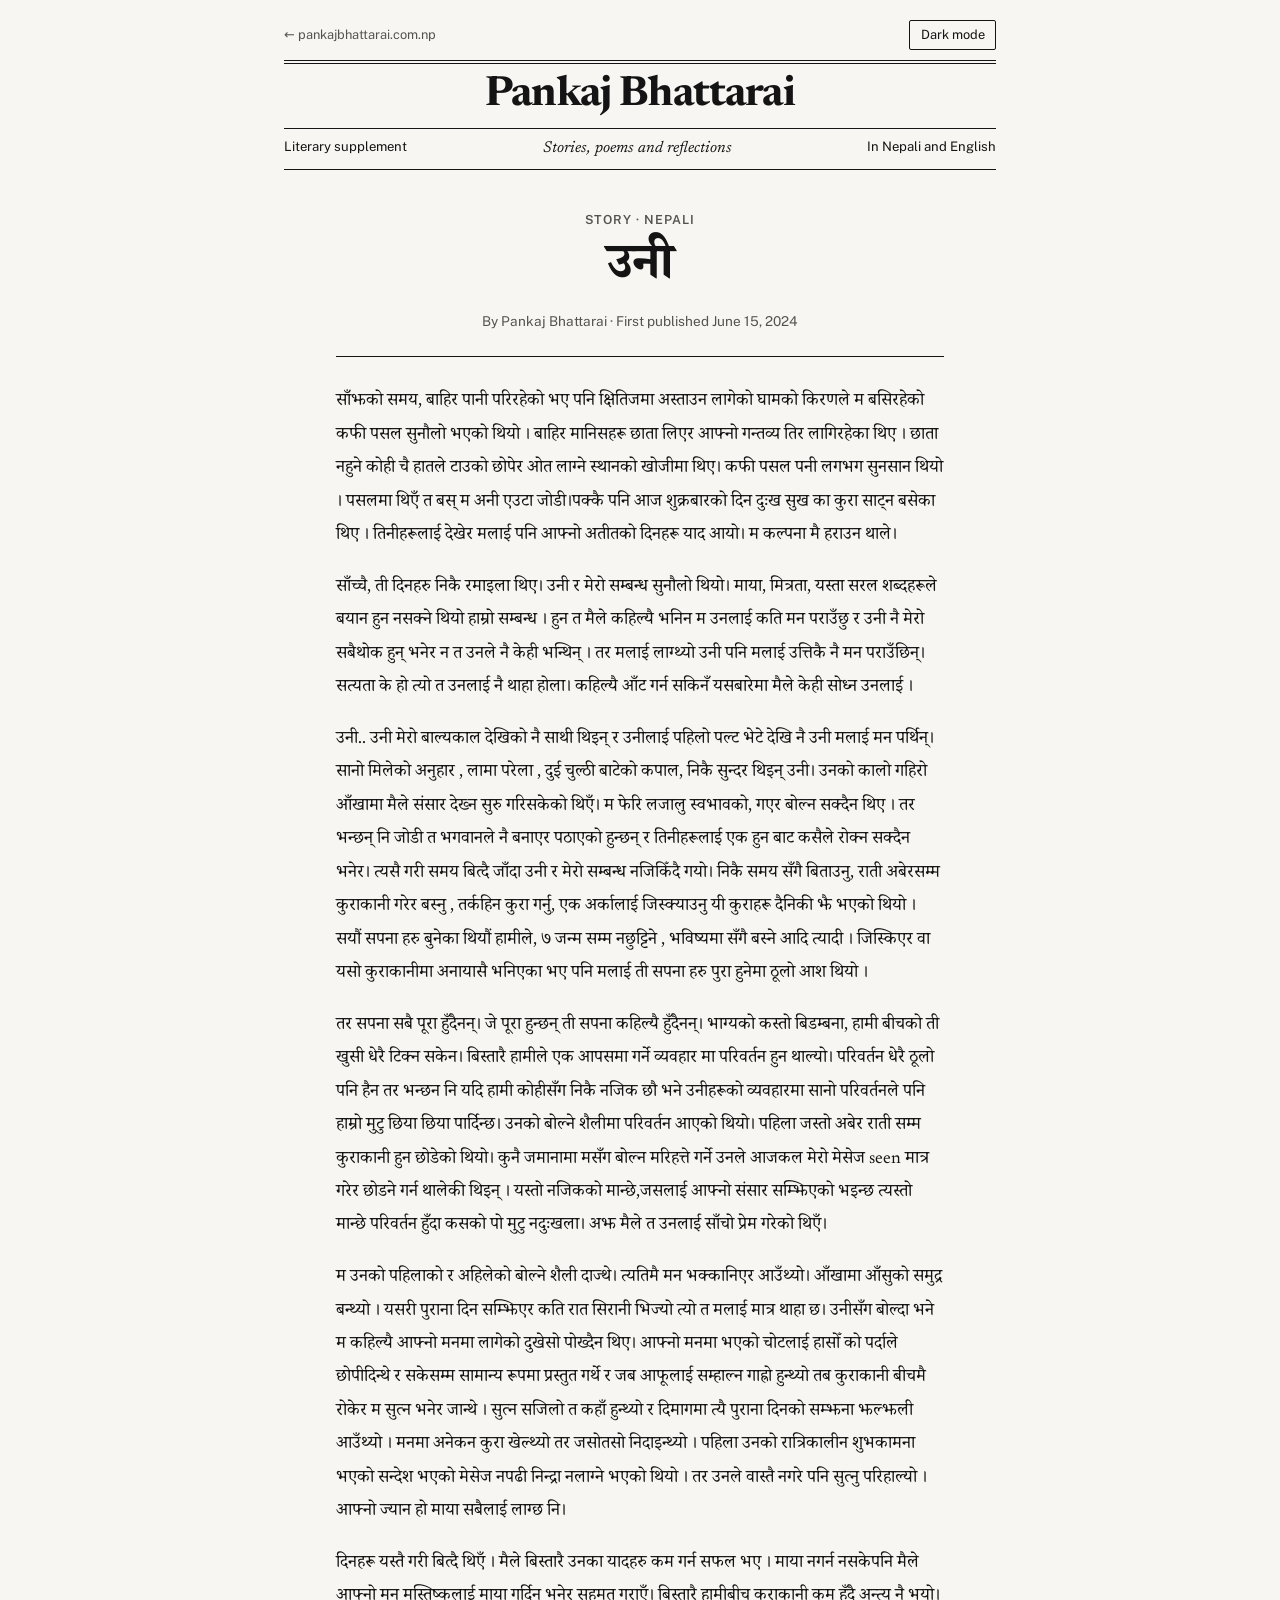
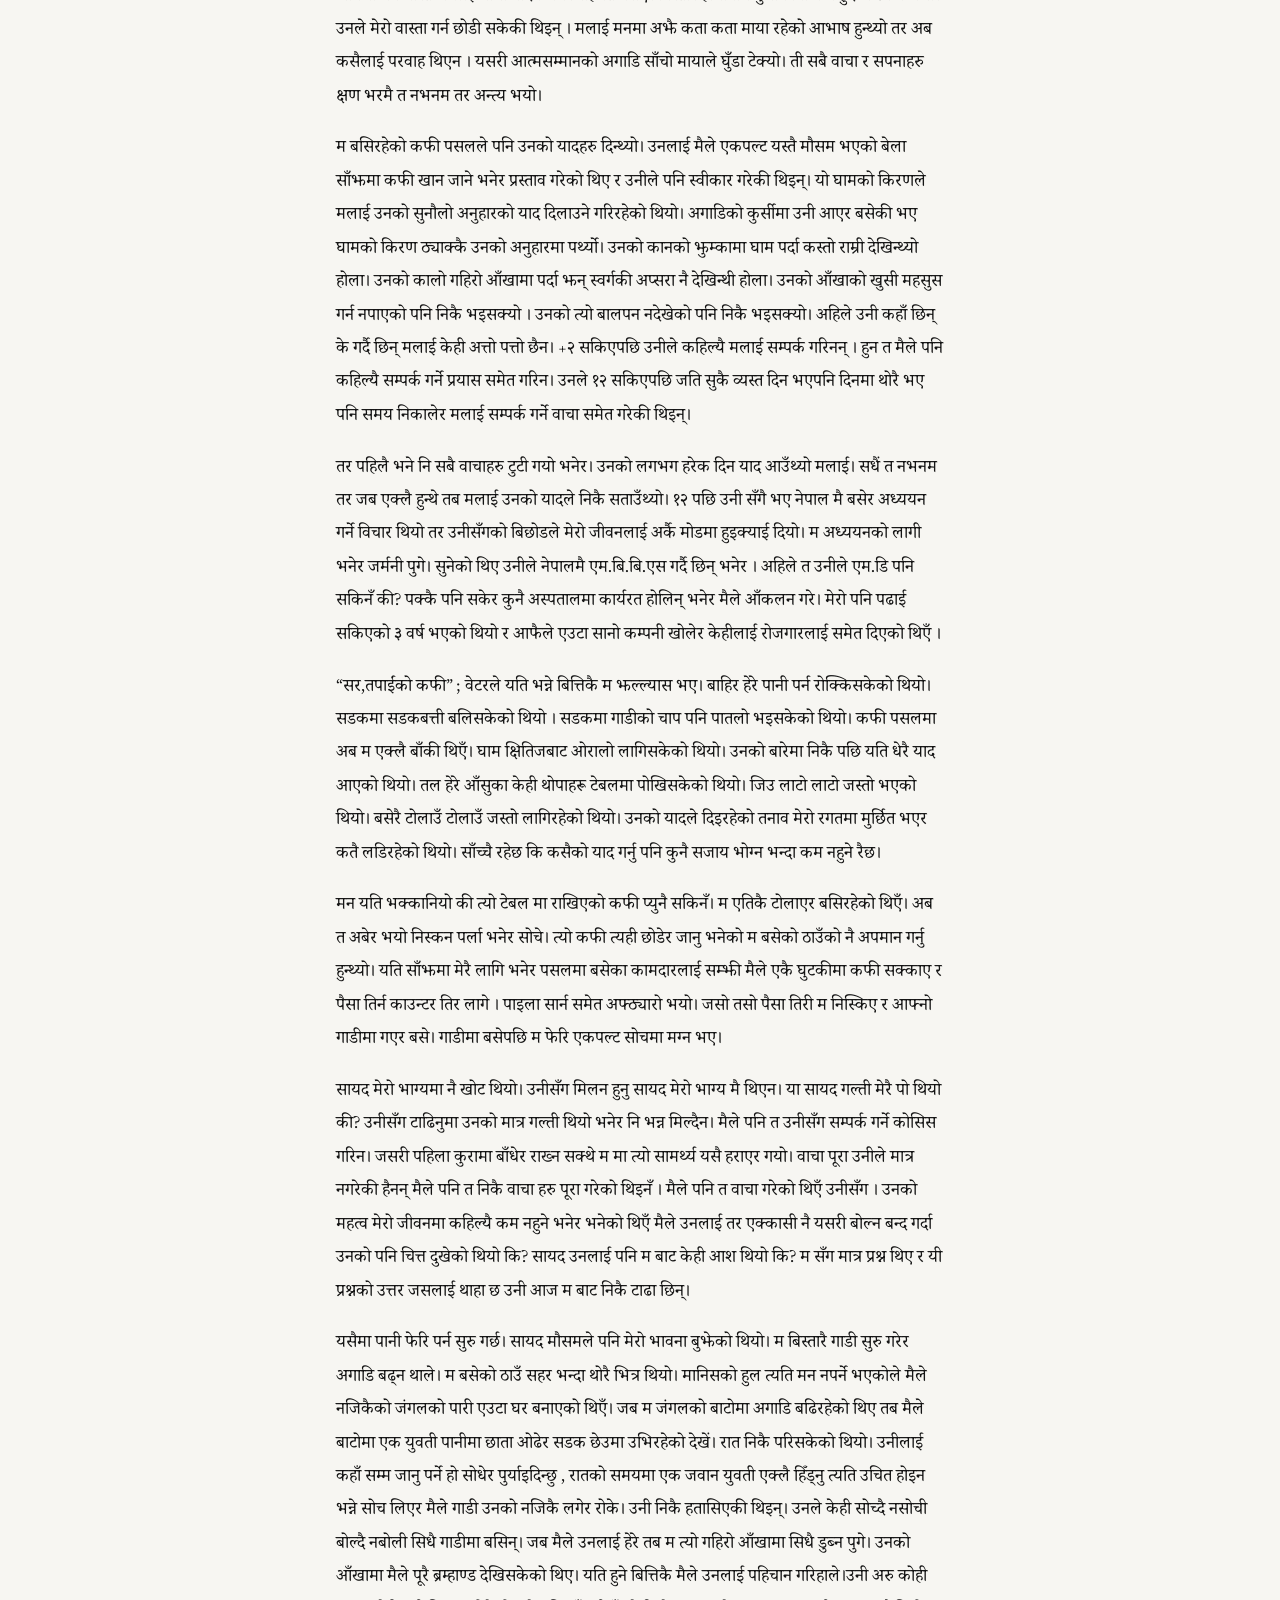
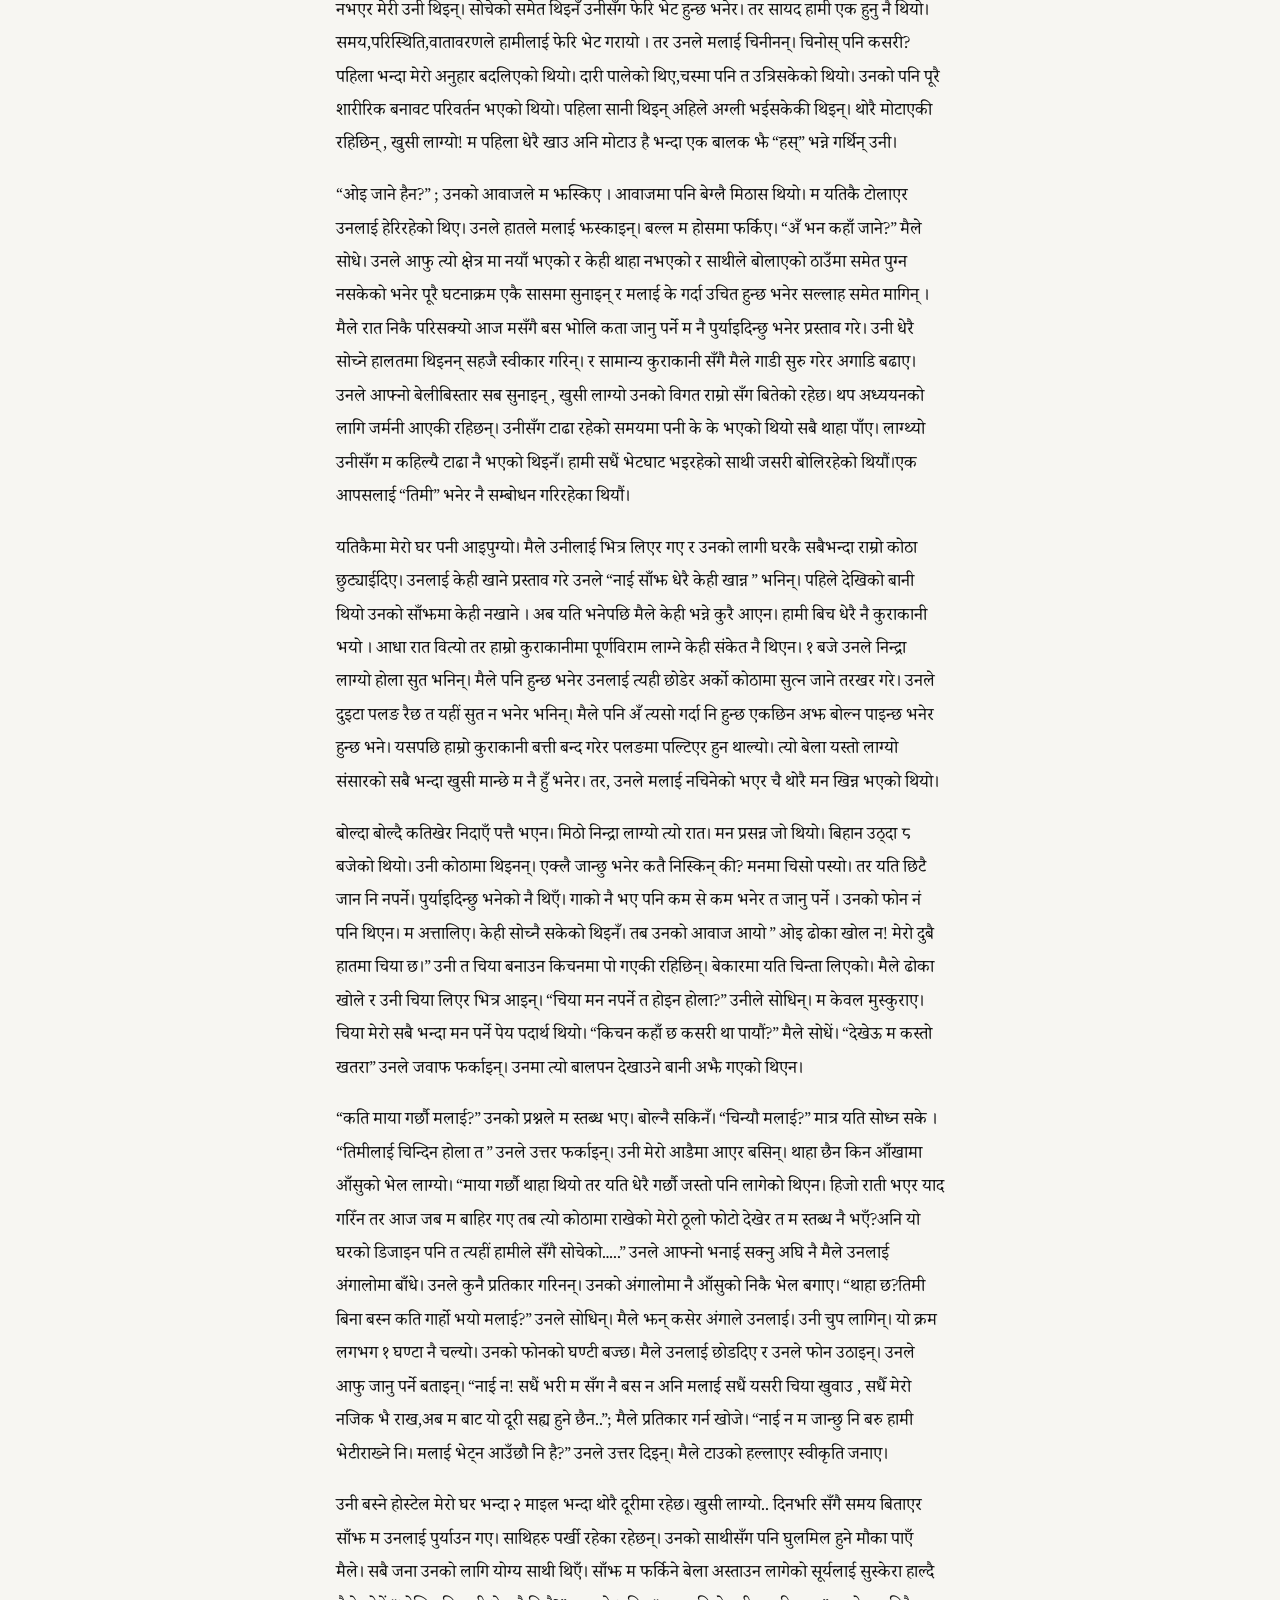
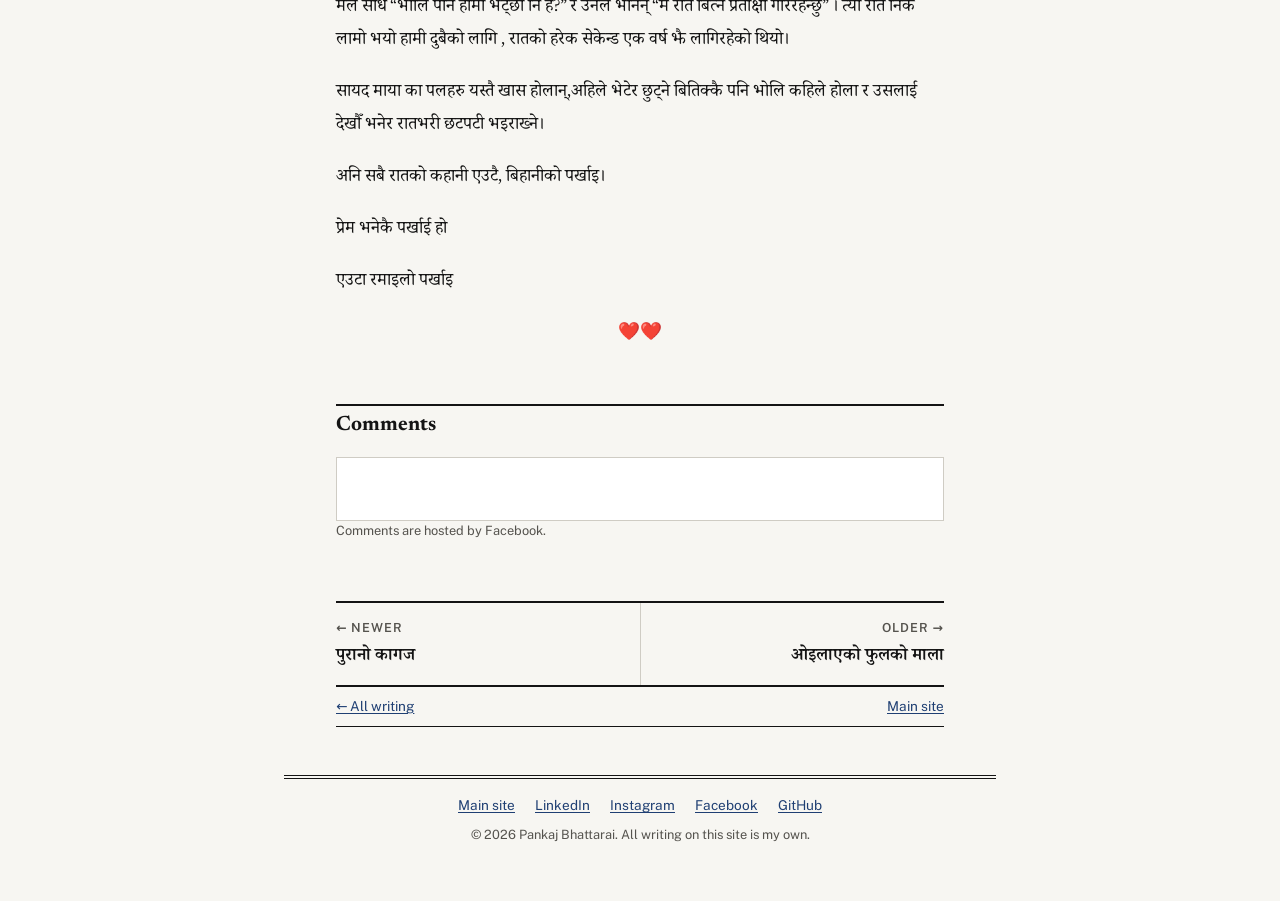
<file: Uni.html>
<!doctype html>
<html lang="en">
<head>
<meta charset="utf-8">
<meta name="viewport" content="width=device-width, initial-scale=1">
<title>उनी | Pankaj Bhattarai</title>
<meta name="description" content="साँझको समय, बाहिर पानी परिरहेको भए पनि क्षितिजमा अस्ताउन लागेको घामको किरणले म बसिरहेको कफी पसल सुनौलो भएको थियो । बाहिर मानिसहरू छाता लिएर आफ्नो गन्तव्य…">
<link rel="canonical" href="https://literature.pankajbhattarai.com.np/Uni.html">
<link rel="icon" href="data:image/svg+xml,%3Csvg xmlns='http://www.w3.org/2000/svg' viewBox='0 0 64 64'%3E%3Crect width='64' height='64' fill='%23141414'/%3E%3Ctext x='32' y='45' font-family='Georgia,serif' font-size='34' font-weight='700' fill='%23f7f6f2' text-anchor='middle'%3EPB%3C/text%3E%3C/svg%3E">
<meta property="og:type" content="article">
<meta property="og:url" content="https://literature.pankajbhattarai.com.np/Uni.html">
<meta property="og:title" content="उनी | Pankaj Bhattarai">
<meta property="og:description" content="साँझको समय, बाहिर पानी परिरहेको भए पनि क्षितिजमा अस्ताउन लागेको घामको किरणले म बसिरहेको कफी पसल सुनौलो भएको थियो । बाहिर मानिसहरू छाता लिएर आफ्नो गन्तव्य…">
<meta name="twitter:card" content="summary">
<script>
  // Apply a saved theme before the page paints, so there is no flash.
  try {
    var saved = localStorage.getItem('theme');
    if (saved === 'light' || saved === 'dark') document.documentElement.setAttribute('data-theme', saved);
  } catch (e) {}
</script>
<link rel="preconnect" href="https://fonts.googleapis.com">
<link rel="preconnect" href="https://fonts.gstatic.com" crossorigin>
<link href="https://fonts.googleapis.com/css2?family=Newsreader:ital,opsz,wght@0,6..72,400;0,6..72,600;0,6..72,700;1,6..72,400&family=Noto+Serif+Devanagari:wght@400;600;700&family=Public+Sans:wght@400;600&display=swap" rel="stylesheet">
<link href="css/site.css" rel="stylesheet">
</head>
<body>
<div id="fb-root"></div>
<script async defer crossorigin="anonymous" src="https://connect.facebook.net/en_GB/sdk.js#xfbml=1&version=v20.0"></script>
<div class="wrap">

  <header class="masthead masthead--compact">
    <div class="topbar">
      <a href="https://www.pankajbhattarai.com.np/">&larr; pankajbhattarai.com.np</a>
      <button class="theme-toggle" type="button" aria-pressed="false">Dark mode</button>
    </div>
    <p class="nameplate"><a href="./">Pankaj Bhattarai</a></p>
    <p class="dateline">
      <span class="side">Literary supplement</span>
      <span class="center">Stories, poems and reflections</span>
      <span class="side">In Nepali and English</span>
    </p>
  </header>

  <main class="story">
  <article>
  <header class="story-head">
    <p class="kicker">Story &middot; Nepali</p>
    <h1 class="story-title" lang="ne">उनी</h1>
    <p class="byline">By Pankaj Bhattarai &middot; First published June 15, 2024</p>
  </header>

  <div class="prose" lang="ne">
    <p class="first">साँझको समय, बाहिर पानी परिरहेको भए पनि क्षितिजमा अस्ताउन लागेको घामको किरणले म बसिरहेको कफी पसल सुनौलो भएको थियो । बाहिर मानिसहरू छाता लिएर आफ्नो गन्तव्य तिर लागिरहेका थिए । छाता नहुने कोही चै हातले टाउको छोपेर ओत लाग्ने स्थानको खोजीमा थिए। कफी पसल पनी लगभग सुनसान थियो । पसलमा थिएँ त बस् म अनी एउटा जोडी।पक्कै पनि आज शुक्रबारको दिन दुःख सुख का कुरा साट्न बसेका थिए । तिनीहरूलाई देखेर मलाई पनि आफ्नो अतीतको दिनहरू याद आयो। म कल्पना मै हराउन थाले।</p>
    <p>साँच्चै, ती दिनहरु निकै रमाइला थिए। उनी र मेरो सम्बन्ध सुनौलो थियो। माया, मित्रता, यस्ता सरल शब्दहरूले बयान हुन नसक्ने थियो हाम्रो सम्बन्ध । हुन त मैले कहिल्यै भनिन म उनलाई कति मन पराउँछु र उनी नै मेरो सबैथोक हुन् भनेर न त उनले नै केही भन्थिन् । तर मलाई लाग्थ्यो उनी पनि मलाई उत्तिकै नै मन पराउँछिन्। सत्यता के हो त्यो त उनलाई नै थाहा होला। कहिल्यै आँट गर्न सकिनँ यसबारेमा मैले केही सोध्न उनलाई ।</p>
    <p>उनी.. उनी मेरो बाल्यकाल देखिको नै साथी थिइन् र उनीलाई पहिलो पल्ट भेटे देखि नै उनी मलाई मन पर्थिन्। सानो मिलेको अनुहार , लामा परेला , दुई चुल्ठी बाटेको कपाल, निकै सुन्दर थिइन् उनी। उनको कालो गहिरो आँखामा मैले संसार देख्न सुरु गरिसकेको थिएँ। म फेरि लजालु स्वभावको, गएर बोल्न सक्दैन थिए । तर भन्छन् नि जोडी त भगवानले नै बनाएर पठाएको हुन्छन् र तिनीहरूलाई एक हुन बाट कसैले रोक्न सक्दैन भनेर। त्यसै गरी समय बित्दै जाँदा उनी र मेरो सम्बन्ध नजिकिँदै गयो। निकै समय सँगै बिताउनु, राती अबेरसम्म कुराकानी गरेर बस्नु , तर्कहिन कुरा गर्नु, एक अर्कालाई जिस्क्याउनु यी कुराहरू दैनिकी झै भएको थियो । सयौं सपना हरु बुनेका थियौं हामीले, ७ जन्म सम्म नछुट्टिने , भविष्यमा सँगै बस्ने आदि त्यादी । जिस्किएर वा यसो कुराकानीमा अनायासै भनिएका भए पनि मलाई ती सपना हरु पुरा हुनेमा ठूलो आश थियो ।</p>
    <p>तर सपना सबै पूरा हुँदैनन्। जे पूरा हुन्छन् ती सपना कहिल्यै हुँदैनन्। भाग्यको कस्तो बिडम्बना, हामी बीचको ती खुसी धेरै टिक्न सकेन। बिस्तारै हामीले एक आपसमा गर्ने व्यवहार मा परिवर्तन हुन थाल्यो। परिवर्तन धेरै ठूलो पनि हैन तर भन्छन नि यदि हामी कोहीसँग निकै नजिक छौ भने उनीहरूको व्यवहारमा सानो परिवर्तनले पनि हाम्रो मुटु छिया छिया पार्दिन्छ। उनको बोल्ने शैलीमा परिवर्तन आएको थियो। पहिला जस्तो अबेर राती सम्म कुराकानी हुन छोडेको थियो। कुनै जमानामा मसँग बोल्न मरिहत्ते गर्ने उनले आजकल मेरो मेसेज seen मात्र गरेर छोडने गर्न थालेकी थिइन् । यस्तो नजिकको मान्छे,जसलाई आफ्नो संसार सम्झिएको भइन्छ त्यस्तो मान्छे परिवर्तन हुँदा कसको पो मुटु नदुःखला। अझ मैले त उनलाई साँचो प्रेम गरेको थिएँ।</p>
    <p>म उनको पहिलाको र अहिलेको बोल्ने शैली दाज्थे। त्यतिमै मन भक्कानिएर आउँथ्यो। आँखामा आँसुको समुद्र बन्थ्यो । यसरी पुराना दिन सम्झिएर कति रात सिरानी भिज्यो त्यो त मलाई मात्र थाहा छ। उनीसँग बोल्दा भने म कहिल्यै आफ्नो मनमा लागेको दुखेसो पोख्दैन थिए। आफ्नो मनमा भएको चोटलाई हासोँ को पर्दाले छोपीदिन्थे र सकेसम्म सामान्य रूपमा प्रस्तुत गर्थे र जब आफूलाई सम्हाल्न गाह्रो हुन्थ्यो तब कुराकानी बीचमै रोकेर म सुत्न भनेर जान्थे । सुत्न सजिलो त कहाँ हुन्थ्यो र दिमागमा त्यै पुराना दिनको सम्झना झल्झली आउँथ्यो । मनमा अनेकन कुरा खेल्थ्यो तर जसोतसो निदाइन्थ्यो । पहिला उनको रात्रिकालीन शुभकामना भएको सन्देश भएको मेसेज नपढी निन्द्रा नलाग्ने भएको थियो । तर उनले वास्तै नगरे पनि सुत्नु परिहाल्यो । आफ्नो ज्यान हो माया सबैलाई लाग्छ नि।</p>
    <p>दिनहरू यस्तै गरी बित्दै थिएँ । मैले बिस्तारै उनका यादहरु कम गर्न सफल भए । माया नगर्न नसकेपनि मैले आफ्नो मन मस्तिष्कलाई माया गर्दिन भनेर सहमत गराएँ। बिस्तारै हामीबीच कुराकानी कम हुँदै अन्त्य नै भयो। उनले मेरो वास्ता गर्न छोडी सकेकी थिइन् । मलाई मनमा अझै कता कता माया रहेको आभाष हुन्थ्यो तर अब कसैलाई परवाह थिएन । यसरी आत्मसम्मानको अगाडि साँचो मायाले घुँडा टेक्यो। ती सबै वाचा र सपनाहरु क्षण भरमै त नभनम तर अन्त्य भयो।</p>
    <p>म बसिरहेको कफी पसलले पनि उनको यादहरु दिन्थ्यो। उनलाई मैले एकपल्ट यस्तै मौसम भएको बेला साँझमा कफी खान जाने भनेर प्रस्ताव गरेको थिए र उनीले पनि स्वीकार गरेकी थिइन्। यो घामको किरणले मलाई उनको सुनौलो अनुहारको याद दिलाउने गरिरहेको थियो। अगाडिको कुर्सीमा उनी आएर बसेकी भए घामको किरण ठ्याक्कै उनको अनुहारमा पर्थ्यो। उनको कानको झुम्कामा घाम पर्दा कस्तो राम्री देखिन्थ्यो होला। उनको कालो गहिरो आँखामा पर्दा झन् स्वर्गकी अप्सरा नै देखिन्थी होला। उनको आँखाको खुसी महसुस गर्न नपाएको पनि निकै भइसक्यो । उनको त्यो बालपन नदेखेको पनि निकै भइसक्यो। अहिले उनी कहाँ छिन् के गर्दै छिन् मलाई केही अत्तो पत्तो छैन। +२ सकिएपछि उनीले कहिल्यै मलाई सम्पर्क गरिनन् । हुन त मैले पनि कहिल्यै सम्पर्क गर्ने प्रयास समेत गरिन। उनले १२ सकिएपछि जति सुकै व्यस्त दिन भएपनि दिनमा थोरै भए पनि समय निकालेर मलाई सम्पर्क गर्ने वाचा समेत गरेकी थिइन्।</p>
    <p>तर पहिलै भने नि सबै वाचाहरु टुटी गयो भनेर। उनको लगभग हरेक दिन याद आउँथ्यो मलाई। सधैं त नभनम तर जब एक्लै हुन्थे तब मलाई उनको यादले निकै सताउँथ्यो। १२ पछि उनी सँगै भए नेपाल मै बसेर अध्ययन गर्ने विचार थियो तर उनीसँगको बिछोडले मेरो जीवनलाई अर्कै मोडमा हुइक्याई दियो। म अध्ययनको लागी भनेर जर्मनी पुगे। सुनेको थिए उनीले नेपालमै एम.बि.बि.एस गर्दै छिन् भनेर । अहिले त उनीले एम.डि पनि सकिनँ की? पक्कै पनि सकेर कुनै अस्पतालमा कार्यरत होलिन् भनेर मैले आँकलन गरे। मेरो पनि पढाई सकिएको ३ वर्ष भएको थियो र आफैले एउटा सानो कम्पनी खोलेर केहीलाई रोजगारलाई समेत दिएको थिएँ ।</p>
    <p>“सर,तपाईंको कफी” ; वेटरले यति भन्ने बित्तिकै म झल्ल्यास भए। बाहिर हेरे पानी पर्न रोक्किसकेको थियो। सडकमा सडकबत्ती बलिसकेको थियो । सडकमा गाडीको चाप पनि पातलो भइसके‌‌को थियो। कफी पसलमा अब म एक्लै बाँकी थिएँ। घाम क्षितिजबाट ओरालो लागिसकेको थियो। उनको बारेमा निकै पछि यति धेरै याद आएको थियो। तल हेरे आँसुका केही थोपाहरू टेबलमा पोखिसकेको थियो। जिउ लाटो लाटो जस्तो भएको थियो। बसेरै टोलाउँ टोलाउँ जस्तो लागिरहेको थियो। उनको यादले दिइरहेको तनाव मेरो रगतमा मुर्छित भएर कतै लडिरहेको थियो। साँच्चै रहेछ कि कसैको याद गर्नु पनि कुनै सजाय भोग्न भन्दा कम नहुने रैछ।</p>
    <p>मन यति भक्कानियो की त्यो टेबल मा राखिएको कफी प्युनै सकिनँ। म एतिकै टोलाएर बसिरहेको थिएँ। अब त अबेर भयो निस्कन पर्ला भनेर सोचे। त्यो कफी त्यही छोडेर जानु भनेको म बसेको ठाउँको नै अपमान गर्नु हुन्थ्यो। यति साँझमा मेरै लागि भनेर पसलमा बसेका कामदारलाई सम्झी मैले एकै घुटकीमा कफी सक्काए र पैसा तिर्न काउन्टर तिर लागे । पाइला सार्न समेत अफ्ठ्यारो भयो। जसो तसो पैसा तिरी म निस्किए र आफ्नो गाडीमा गएर बसे। गाडीमा बसेपछि म फेरि एकपल्ट सोचमा मग्न भए।</p>
    <p>सायद मेरो भाग्यमा नै खोट थियो। उनीसँग मिलन हुनु सायद मेरो भाग्य मै थिएन। या सायद गल्ती मेरै पो थियो की? उनीसँग टाढिनुमा उनको मात्र गल्ती थियो भनेर नि भन्न मिल्दैन। मैले पनि त उनीसँग सम्पर्क गर्ने कोसिस गरिन। जसरी पहिला कुरामा बाँधेर राख्न सक्थे म मा त्यो सामर्थ्य यसै हराएर गयो। वाचा पूरा उनीले मात्र नगरेकी हैनन् मैले पनि त निकै वाचा हरु पूरा गरेको थिइनँ । मैले पनि त वाचा गरेको थिएँ उनीसँग । उनको महत्व मेरो जीवनमा कहिल्यै कम नहुने भनेर भनेको थिएँ मैले उनलाई तर एक्कासी नै यसरी बोल्न बन्द गर्दा उनको पनि चित्त दुखेको थियो कि? सायद उनलाई पनि म बाट केही आश थियो कि? म सँग मात्र प्रश्न थिए र यी प्रश्नको उत्तर जसलाई थाहा छ उनी आज म बाट निकै टाढा छिन्।</p>
    <p>यसैमा पानी फेरि पर्न सुरु गर्छ। सायद मौसमले पनि मेरो भावना बुझेको थियो। म बिस्तारै गाडी सुरु गरेर अगाडि बढ्न थाले। म बसेको ठाउँ सहर भन्दा थोरै भित्र थियो। मानिसको हुल त्यति मन नपर्ने भएकोले मैले नजिकैको जंगलको पारी एउटा घर बनाएको थिएँ। जब म जंगलको बाटोमा अगाडि बढिरहेको थिए तब मैले बाटोमा एक युवती पानीमा छाता ओढेर सडक छेउमा उभिरहेको देखें। रात निकै परिसकेको थियो। उनीलाई कहाँ सम्म जानु पर्ने हो सोधेर पुर्याइदिन्छु , रातको समयमा एक जवान युवती एक्लै हिँड्नु त्यति उचित होइन भन्ने सोच लिएर मैले गाडी उनको नजिकै लगेर रोके। उनी निकै हतासिएकी थिइन्। उनले केही सोच्दै नसोची बोल्दै नबोली सिधै गाडीमा बसिन्। जब मैले उनलाई हेरे तब म त्यो गहिरो आँखामा सिधै डुब्न पुगे। उनको आँखामा मैले पूरै ब्रम्हाण्ड देखिसकेको थिए। यति हुने बित्तिकै मैले उनलाई पहिचान गरिहाले।उनी अरु कोही नभएर मेरी उनी थिइन्। सोचेको समेत थिइनँ उनीसँग फेरि भेट हुन्छ भनेर। तर सायद हामी एक हुनु नै थियो। समय,परिस्थिति,वातावरणले हामीलाई फेरि भेट गरायो । तर उनले मलाई चिनीनन्। चिनोस् पनि कसरी? पहिला भन्दा मेरो अनुहार बदलिएको थियो। दारी पालेको थिए,चस्मा पनि त उत्रिसकेकाे थियो। उनको पनि पूरै शारीरिक बनावट परिवर्तन भएको थियो। पहिला सानी थिइन् अहिले अग्ली भईसकेकी थिइन्। थोरै मोटाएकी रहिछिन् , खुसी लाग्यो! म पहिला धेरै खाउ अनि मोटाउ है भन्दा एक बालक झै “हस्” भन्ने गर्थिन् उनी।</p>
    <p>“ओइ जाने हैन?” ; उनको आवाजले म झस्किए । आवाजमा पनि बेग्लै मिठास थियो। म यतिकै टोलाएर उनलाई हेरिरहेको थिए। उनले हातले मलाई झस्काइन्। बल्ल म होसमा फर्किए। “अँ भन कहाँ जाने?” मैले सोधे। उनले आफु त्यो क्षेत्र मा नयाँ भएको र केही थाहा नभएको र साथीले बोलाएको ठाउँमा समेत पुग्न नसकेको भनेर पूरै घटनाक्रम एकै सासमा सुनाइन् र मलाई के गर्दा उचित हुन्छ भनेर सल्लाह समेत मागिन् । मैले रात निकै परिसक्यो आज मसँगै बस भोलि कता जानु पर्ने म नै पुर्याइदिन्छु भनेर प्रस्ताव गरे। उनी धेरै सोच्ने हालतमा थिइनन् सहजै स्वीकार गरिन्। र सामान्य कुराकानी सँगै मैले गाडी सुरु गरेर अगाडि बढाए। उनले आफ्नो बेलीबिस्तार सब सुनाइन् , खुसी लाग्यो उनको विगत राम्रो सँग बितेको रहेछ। थप अध्ययनको लागि जर्मनी आएकी रहिछन्। उनीसँग टाढा रहेको समयमा पनी के के भएको थियो सबै थाहा पाँए। लाग्थ्यो उनीसँग म कहिल्यै टाढा नै भएको थिइनँ। हामी सधैं भेटघाट भइरहेको साथी जसरी बोलिरहेको थियौं।एक आपसलाई “तिमी” भनेर नै सम्बोधन गरिरहेका थियौं।</p>
    <p>यतिकैमा मेरो घर पनी आइपुग्यो। मैले उनीलाई भित्र लिएर गए र उनको लागी घरकै सबैभन्दा राम्रो कोठा छुट्याईदिए। उनलाई केही खाने प्रस्ताव गरे उनले “नाई साँझ धेरै केही खान्न ” भनिन्। पहिले देखिको बानी थियो उनको साँझमा केही नखाने । अब यति भनेपछि मैले केही भन्ने कुरै आएन। हामी बिच धेरै नै कुराकानी भयो । आधा रात वित्यो तर हाम्रो कुराकानीमा पूर्णविराम लाग्ने केही संकेत नै थिएन। १ बजे उनले निन्द्रा लाग्यो होला सुत भनिन्। मैले पनि हुन्छ भनेर उनलाई त्यही छोडेर अर्को कोठामा सुत्न जाने तरखर गरे। उनले दुइटा पलङ रैछ त यहीं सुत न भनेर भनिन्। मैले पनि अँ त्यसो गर्दा नि हुन्छ एकछिन अझ बोल्न पाइन्छ भनेर हुन्छ भने। यसपछि हाम्रो कुराकानी बत्ती बन्द गरेर पलङमा पल्टिएर हुन थाल्यो। त्यो बेला यस्तो लाग्यो संसारको सबै भन्दा खुसी मान्छे म नै हुँ भनेर। तर, उनले मलाई नचिनेको भएर चै थोरै मन खिन्न भएको थियो।</p>
    <p>बोल्दा बोल्दै कतिखेर निदाएँ पत्तै भएन। मिठो निन्द्रा लाग्यो त्यो रात। मन प्रसन्न जो थियो। बिहान उठ्दा ८ बजेको थियो। उनी कोठामा थिइनन्। एक्लै जान्छु भनेर कतै निस्किन् की? मनमा चिसो पस्यो। तर यति छिटै जान नि नपर्ने। पुर्याइदिन्छु भनेको नै थिएँ। गाको नै भए पनि कम से कम भनेर त जानु पर्ने । उनको फोन नं पनि थिएन। म अत्तालिए। केही सोच्नै सकेको थिइनँ। तब उनको आवाज आयो ” ओइ ढोका खोल न! मेरो दुबै हातमा चिया छ।” उनी त चिया बनाउन किचनमा पो गएकी रहिछिन्। बेकारमा यति चिन्ता लिएको। मैले ढोका खोले र उनी चिया लिएर भित्र आइन्। “चिया मन नपर्ने त होइन होला?” उनीले सोधिन्। म केवल मुस्कुराए। चिया मेरो सबै भन्दा मन पर्ने पेय पदार्थ थियो। “किचन कहाँ छ कसरी था पायौं?” मैले सोधें। “देखेऊ म कस्तो खतरा” उनले जवाफ फर्काइन्। उनमा त्यो बालपन देखाउने बानी अझै गएको थिएन।</p>
    <p>“कति माया गर्छौ मलाई?” उनको प्रश्नले म स्तब्ध भए। बोल्नै सकिनँ। “चिन्यौ मलाई?” मात्र यति सोध्न सके । “तिमीलाई चिन्दिन होला त ” उनले उत्तर फर्काइन्। उनी मेरो आडैमा आएर बसिन्। थाहा छैन किन आँखामा आँसुको भेल लाग्यो। “माया गर्छौ थाहा थियो तर यति धेरै गर्छौ जस्तो पनि लागेको थिएन। हिजो राती भएर याद गरिँन तर आज जब म बाहिर गए तब त्यो कोठामा राखेको मेरो ठूलो फोटो देखेर त म स्तब्ध नै भएँ?अनि यो घरको डिजाइन पनि त त्यहीं हामीले सँगै सोचेको…..” उनले आफ्नो भनाई सक्नु अघि नै मैले उनलाई अंगालोमा बाँधे। उनले कुनै प्रतिकार गरिनन्। उनको अंगालोमा नै आँसुको निकै भेल बगाए। “थाहा छ?तिमी बिना बस्न कति गार्हो भयो मलाई?” उनले सोधिन्। मैले झन् कसेर अंगाले उनलाई। उनी चुप लागिन्। यो क्रम लगभग १ घण्टा नै चल्यो। उनको फोनको घण्टी बज्छ। मैले उनलाई छोडदिए र उनले फोन उठाइन्। उनले आफु जानु पर्ने बताइन्। “नाई न! सधैं भरी म सँग नै बस न अनि मलाई सधैं यसरी चिया खुवाउ , सधैँ मेरो नजिक भै राख,अब म बाट यो दूरी सह्य हुने छैन..”; मैले प्रतिकार गर्न खोजे। “नाई न म जान्छु नि बरु हामी भेटीराख्ने नि। मलाई भेट्न आउँछौ नि है?” उनले उत्तर दिइन्। मैले टाउको हल्लाएर स्वीकृति जनाए।</p>
    <p>उनी बस्ने होस्टेल मेरो घर भन्दा २ माइल भन्दा थोरै दूरीमा रहेछ। खुसी लाग्यो.. दिनभरि सँगै समय बिताएर साँझ म उनलाई पुर्याउन गए। साथिहरु पर्खी रहेका रहेछन्। उनको साथीसँग पनि घुलमिल हुने मौका पाएँ मैले। सबै जना उनको लागि योग्य साथी थिएँ। साँझ म फर्किने बेला अस्ताउन लागेको सूर्यलाई सुस्केरा हाल्दै मैले सोधें “भोलि पनि हामी भेट्छौ नि है?” र उनले भनिन् “म रात बित्ने प्रतीक्षा गरिरहन्छु” । त्यो रात निकै लामो भयो हामी दुबैको लागि , रातको हरेक सेकेन्ड एक वर्ष झै लागिरहेको थियो।</p>
    <p>सायद माया का पलहरु यस्तै खास होलान्,अहिले भेटेर छुट्ने बितिक्कै पनि भोलि कहिले होला र उसलाई देखौँ भनेर रातभरी छटपटी भइराख्ने।</p>
    <p>अनि सबै रातको कहानी एउटै, बिहानीको पर्खाइ।</p>
    <p>प्रेम भनेकै पर्खाई हो</p>
    <p>एउटा रमाइलो पर्खाइ</p>
    <p class="coda">❤️❤️</p>
  </div>
  </article>

  <section class="comments" aria-label="Comments">
    <h2>Comments</h2>
    <div class="comments-box">
      <div class="fb-comments" data-href="https://literature.pankajbhattarai.com.np/Uni.html" data-width="100%" data-numposts="5"></div>
    </div>
    <p class="small">Comments are hosted by Facebook.</p>
  </section>

  <nav class="pager" aria-label="More writing">
    <a class="newer" href="Purano_kagaz.html" rel="prev"><span class="kicker">&larr; Newer</span><span class="pager-title" lang="ne">पुरानो कागज</span></a>
    <a class="older" href="Ooilayeko_fulko_mali.html" rel="next"><span class="kicker">Older &rarr;</span><span class="pager-title" lang="ne">ओइलाएको फुलको माला</span></a>
  </nav>
  <p class="story-nav"><a href="./">&larr; All writing</a><a href="https://www.pankajbhattarai.com.np/">Main site</a></p>
  </main>

  <footer>
    <p class="social">
      <a href="https://www.pankajbhattarai.com.np/">Main site</a>
      <a href="https://www.linkedin.com/in/pankajbhattarai/" target="_blank" rel="noreferrer">LinkedIn</a>
      <a href="https://www.instagram.com/im.endangered/" target="_blank" rel="noreferrer">Instagram</a>
      <a href="https://www.facebook.com/im.endangered/" target="_blank" rel="noreferrer">Facebook</a>
      <a href="https://github.com/im-endangered/" target="_blank" rel="noreferrer">GitHub</a>
    </p>
    <p>&copy; 2026 Pankaj Bhattarai. All writing on this site is my own.</p>
  </footer>
</div>
<script src="js/site.js"></script>
</body>
</html>
</file>
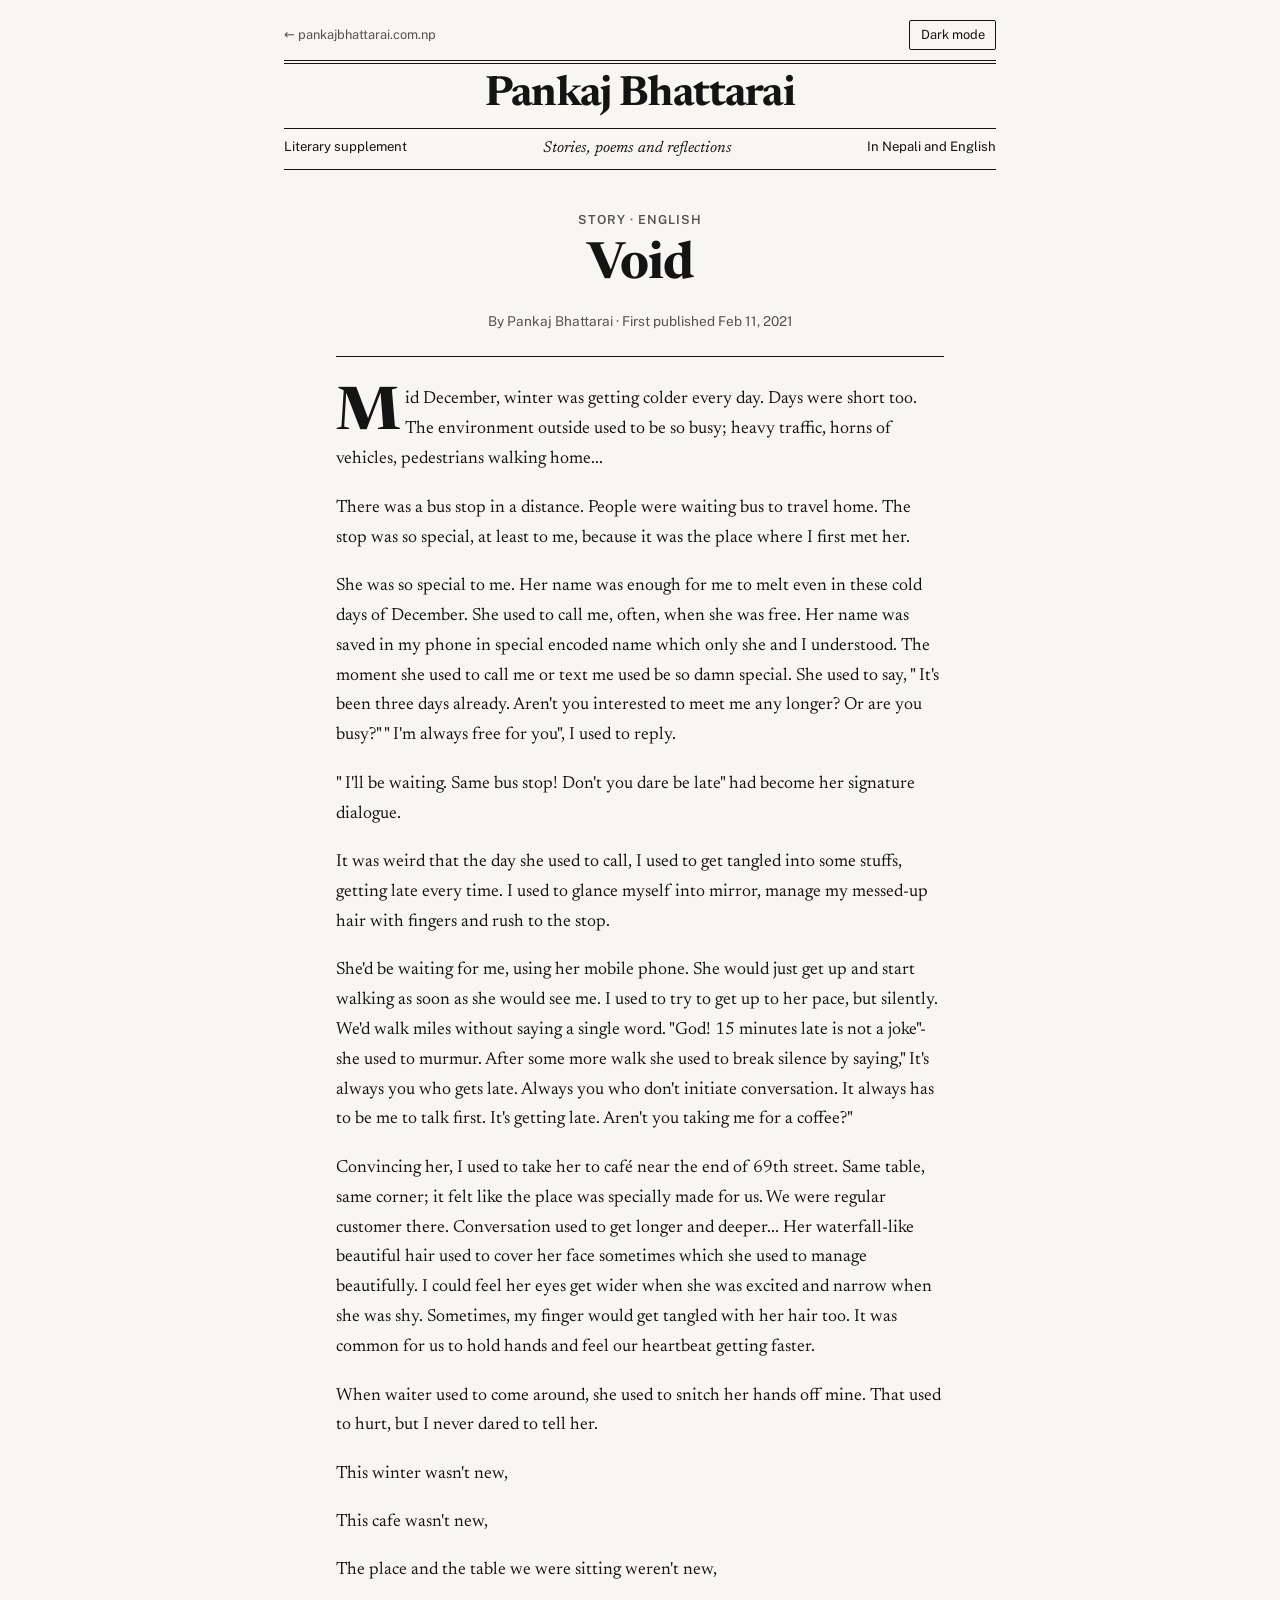
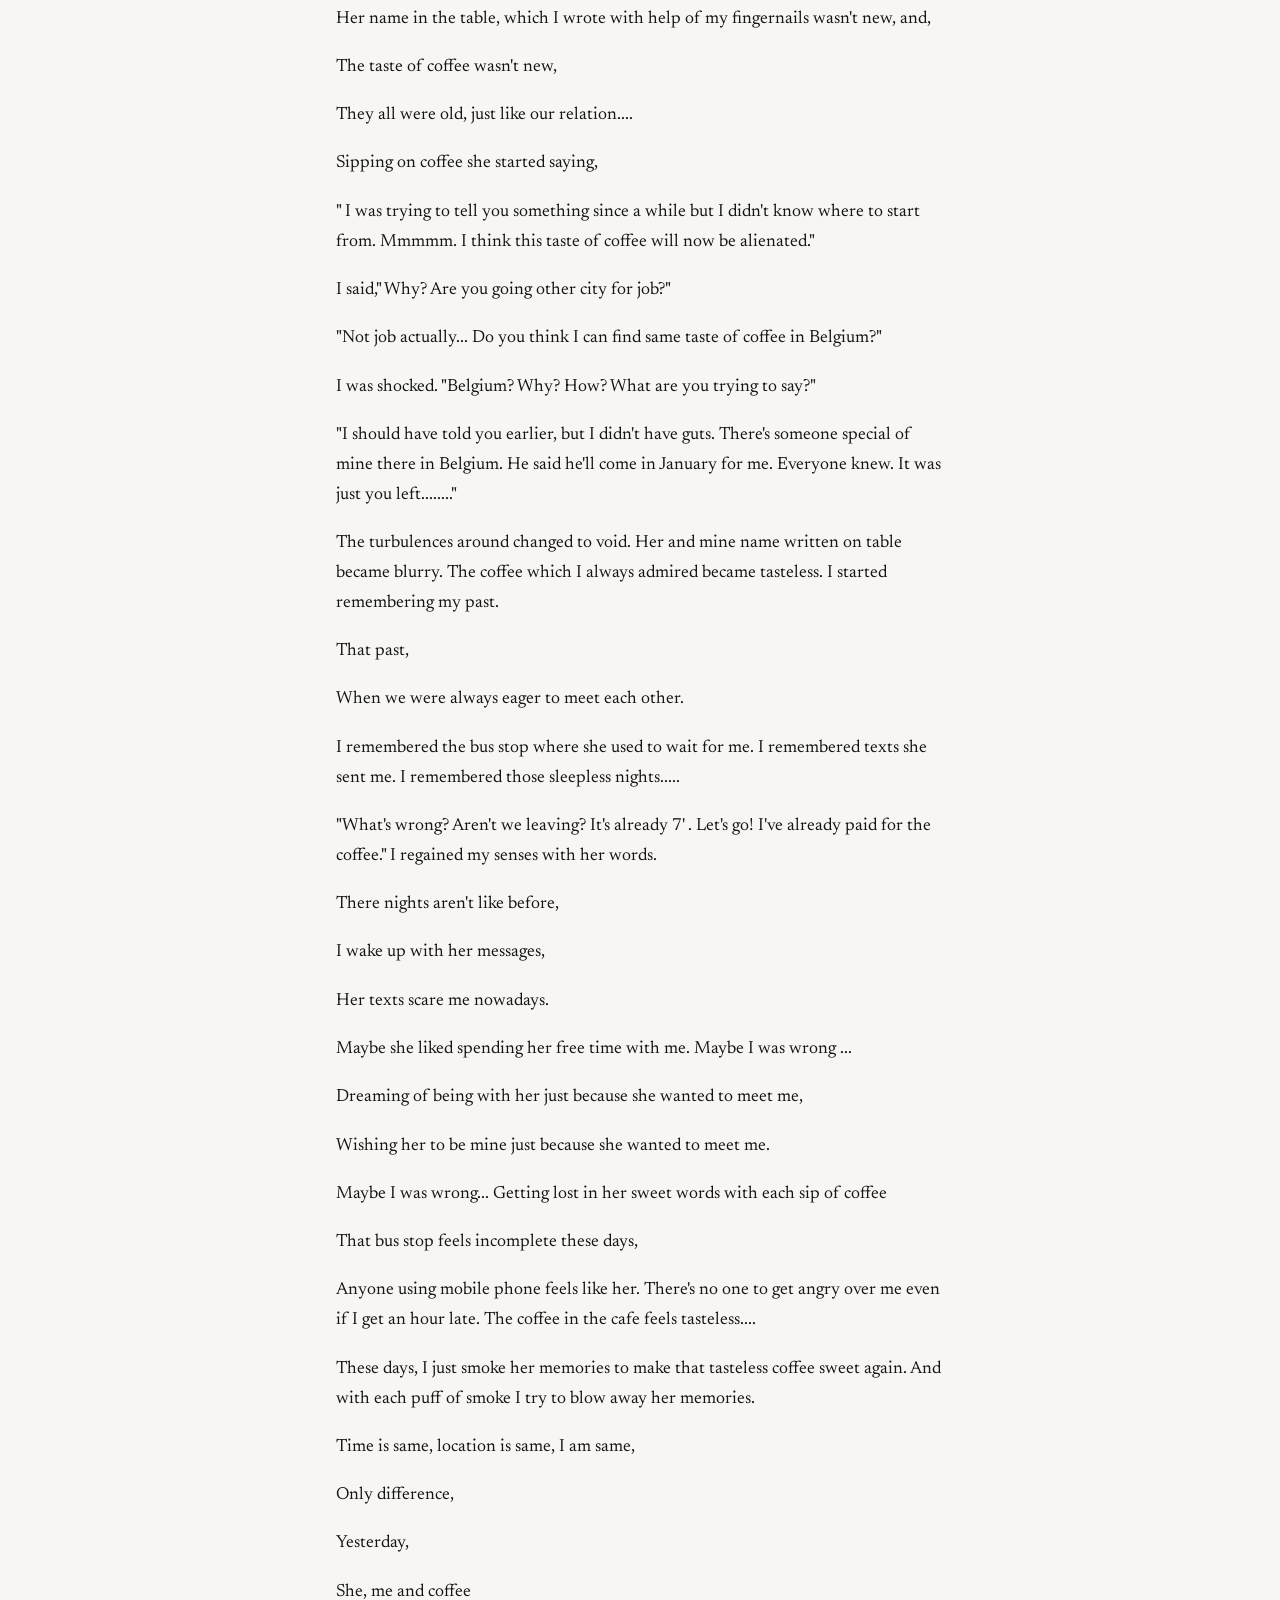
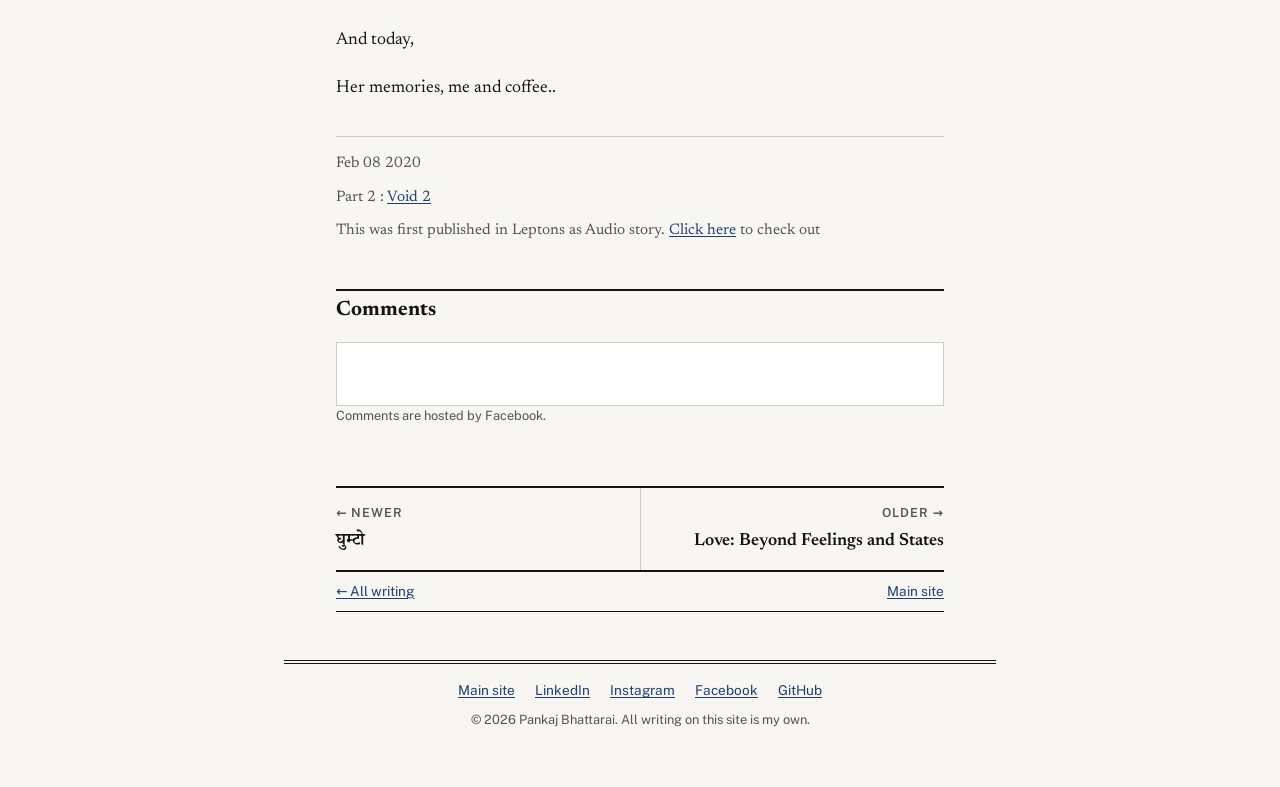
<file: void.html>
<!doctype html>
<html lang="en">
<head>
<meta charset="utf-8">
<meta name="viewport" content="width=device-width, initial-scale=1">
<title>Void | Pankaj Bhattarai</title>
<meta name="description" content="Mid December, winter was getting colder every day. Days were short too. The environment outside used to be so busy; heavy traffic, horns of vehicles…">
<link rel="canonical" href="https://literature.pankajbhattarai.com.np/void.html">
<link rel="icon" href="data:image/svg+xml,%3Csvg xmlns='http://www.w3.org/2000/svg' viewBox='0 0 64 64'%3E%3Crect width='64' height='64' fill='%23141414'/%3E%3Ctext x='32' y='45' font-family='Georgia,serif' font-size='34' font-weight='700' fill='%23f7f6f2' text-anchor='middle'%3EPB%3C/text%3E%3C/svg%3E">
<meta property="og:type" content="article">
<meta property="og:url" content="https://literature.pankajbhattarai.com.np/void.html">
<meta property="og:title" content="Void | Pankaj Bhattarai">
<meta property="og:description" content="Mid December, winter was getting colder every day. Days were short too. The environment outside used to be so busy; heavy traffic, horns of vehicles…">
<meta name="twitter:card" content="summary">
<script>
  // Apply a saved theme before the page paints, so there is no flash.
  try {
    var saved = localStorage.getItem('theme');
    if (saved === 'light' || saved === 'dark') document.documentElement.setAttribute('data-theme', saved);
  } catch (e) {}
</script>
<link rel="preconnect" href="https://fonts.googleapis.com">
<link rel="preconnect" href="https://fonts.gstatic.com" crossorigin>
<link href="https://fonts.googleapis.com/css2?family=Newsreader:ital,opsz,wght@0,6..72,400;0,6..72,600;0,6..72,700;1,6..72,400&family=Noto+Serif+Devanagari:wght@400;600;700&family=Public+Sans:wght@400;600&display=swap" rel="stylesheet">
<link href="css/site.css" rel="stylesheet">
</head>
<body>
<div id="fb-root"></div>
<script async defer crossorigin="anonymous" src="https://connect.facebook.net/en_GB/sdk.js#xfbml=1&version=v20.0"></script>
<div class="wrap">

  <header class="masthead masthead--compact">
    <div class="topbar">
      <a href="https://www.pankajbhattarai.com.np/">&larr; pankajbhattarai.com.np</a>
      <button class="theme-toggle" type="button" aria-pressed="false">Dark mode</button>
    </div>
    <p class="nameplate"><a href="./">Pankaj Bhattarai</a></p>
    <p class="dateline">
      <span class="side">Literary supplement</span>
      <span class="center">Stories, poems and reflections</span>
      <span class="side">In Nepali and English</span>
    </p>
  </header>

  <main class="story">
  <article>
  <header class="story-head">
    <p class="kicker">Story &middot; English</p>
    <h1 class="story-title" lang="en">Void</h1>
    <p class="byline">By Pankaj Bhattarai &middot; First published Feb 11, 2021</p>
  </header>

  <div class="prose" lang="en">
    <p class="first">Mid December, winter was getting colder every day. Days were short too. The environment outside used to be so busy; heavy traffic, horns of vehicles, pedestrians walking home...</p>
    <p>There was a bus stop in a distance. People were waiting bus to travel home. The stop was so special, at least to me, because it was the place where I first met her.</p>
    <p>She was so special to me. Her name was enough for me to melt even in these cold days of December. She used to call me, often, when she was free. Her name was saved in my phone in special encoded name which only she and I understood. The moment she used to call me or text me used be so damn special. She used to say, " It's been three days already. Aren't you interested to meet me any longer? Or are you busy?" " I'm always free for you", I used to reply.</p>
    <p>" I'll be waiting. Same bus stop! Don't you dare be late" had become her signature dialogue.</p>
    <p>It was weird that the day she used to call, I used to get tangled into some stuffs, getting late every time. I used to glance myself into mirror, manage my messed-up hair with fingers and rush to the stop.</p>
    <p>She'd be waiting for me, using her mobile phone. She would just get up and start walking as soon as she would see me. I used to try to get up to her pace, but silently. We'd walk miles without saying a single word. "God! 15 minutes late is not a joke"- she used to murmur. After some more walk she used to break silence by saying," It's always you who gets late. Always you who don't initiate conversation. It always has to be me to talk first. It's getting late. Aren't you taking me for a coffee?"</p>
    <p>Convincing her, I used to take her to café near the end of 69th street. Same table, same corner; it felt like the place was specially made for us. We were regular customer there. Conversation used to get longer and deeper... Her waterfall-like beautiful hair used to cover her face sometimes which she used to manage beautifully. I could feel her eyes get wider when she was excited and narrow when she was shy. Sometimes, my finger would get tangled with her hair too. It was common for us to hold hands and feel our heartbeat getting faster.</p>
    <p>When waiter used to come around, she used to snitch her hands off mine. That used to hurt, but I never dared to tell her.</p>
    <p>This winter wasn't new,</p>
    <p>This cafe wasn't new,</p>
    <p>The place and the table we were sitting weren't new,</p>
    <p>Her name in the table, which I wrote with help of my fingernails wasn't new, and,</p>
    <p>The taste of coffee wasn't new,</p>
    <p>They all were old, just like our relation....</p>
    <p>Sipping on coffee she started saying,</p>
    <p>" I was trying to tell you something since a while but I didn't know where to start from. Mmmmm. I think this taste of coffee will now be alienated."</p>
    <p>I said," Why? Are you going other city for job?"</p>
    <p>"Not job actually... Do you think I can find same taste of coffee in Belgium?"</p>
    <p>I was shocked. "Belgium? Why? How? What are you trying to say?"</p>
    <p>"I should have told you earlier, but I didn't have guts. There's someone special of mine there in Belgium. He said he'll come in January for me. Everyone knew. It was just you left........"</p>
    <p>The turbulences around changed to void. Her and mine name written on table became blurry. The coffee which I always admired became tasteless. I started remembering my past.</p>
    <p>That past,</p>
    <p>When we were always eager to meet each other.</p>
    <p>I remembered the bus stop where she used to wait for me. I remembered texts she sent me. I remembered those sleepless nights.....</p>
    <p>"What's wrong? Aren't we leaving? It's already 7' . Let's go! I've already paid for the coffee." I regained my senses with her words.</p>
    <p>There nights aren't like before,</p>
    <p>I wake up with her messages,</p>
    <p>Her texts scare me nowadays.</p>
    <p>Maybe she liked spending her free time with me. Maybe I was wrong ...</p>
    <p>Dreaming of being with her just because she wanted to meet me,</p>
    <p>Wishing her to be mine just because she wanted to meet me.</p>
    <p>Maybe I was wrong... Getting lost in her sweet words with each sip of coffee</p>
    <p>That bus stop feels incomplete these days,</p>
    <p>Anyone using mobile phone feels like her. There's no one to get angry over me even if I get an hour late. The coffee in the cafe feels tasteless....</p>
    <p>These days, I just smoke her memories to make that tasteless coffee sweet again. And with each puff of smoke I try to blow away her memories.</p>
    <p>Time is same, location is same, I am same,</p>
    <p>Only difference,</p>
    <p>Yesterday,</p>
    <p>She, me and coffee</p>
    <p>And today,</p>
    <p>Her memories, me and coffee..</p>
  </div>
  <aside class="notes" lang="en">
    <p>Feb 08 2020</p>
    <p>Part 2 : <a href="void_two.html">Void 2</a></p>
    <p>This was first published in Leptons as Audio story. <a href="https://www.youtube.com/watch?v=8OQFBtbx2tY" target="_blank" rel="noreferrer">Click here</a> to check out</p>
  </aside>
  </article>

  <section class="comments" aria-label="Comments">
    <h2>Comments</h2>
    <div class="comments-box">
      <div class="fb-comments" data-href="https://literature.pankajbhattarai.com.np/void.html" data-width="100%" data-numposts="5"></div>
    </div>
    <p class="small">Comments are hosted by Facebook.</p>
  </section>

  <nav class="pager" aria-label="More writing">
    <a class="newer" href="Ghumto.html" rel="prev"><span class="kicker">&larr; Newer</span><span class="pager-title" lang="ne">घुम्टो</span></a>
    <a class="older" href="Love.html" rel="next"><span class="kicker">Older &rarr;</span><span class="pager-title">Love: Beyond Feelings and States</span></a>
  </nav>
  <p class="story-nav"><a href="./">&larr; All writing</a><a href="https://www.pankajbhattarai.com.np/">Main site</a></p>
  </main>

  <footer>
    <p class="social">
      <a href="https://www.pankajbhattarai.com.np/">Main site</a>
      <a href="https://www.linkedin.com/in/pankajbhattarai/" target="_blank" rel="noreferrer">LinkedIn</a>
      <a href="https://www.instagram.com/im.endangered/" target="_blank" rel="noreferrer">Instagram</a>
      <a href="https://www.facebook.com/im.endangered/" target="_blank" rel="noreferrer">Facebook</a>
      <a href="https://github.com/im-endangered/" target="_blank" rel="noreferrer">GitHub</a>
    </p>
    <p>&copy; 2026 Pankaj Bhattarai. All writing on this site is my own.</p>
  </footer>
</div>
<script src="js/site.js"></script>
</body>
</html>
</file>
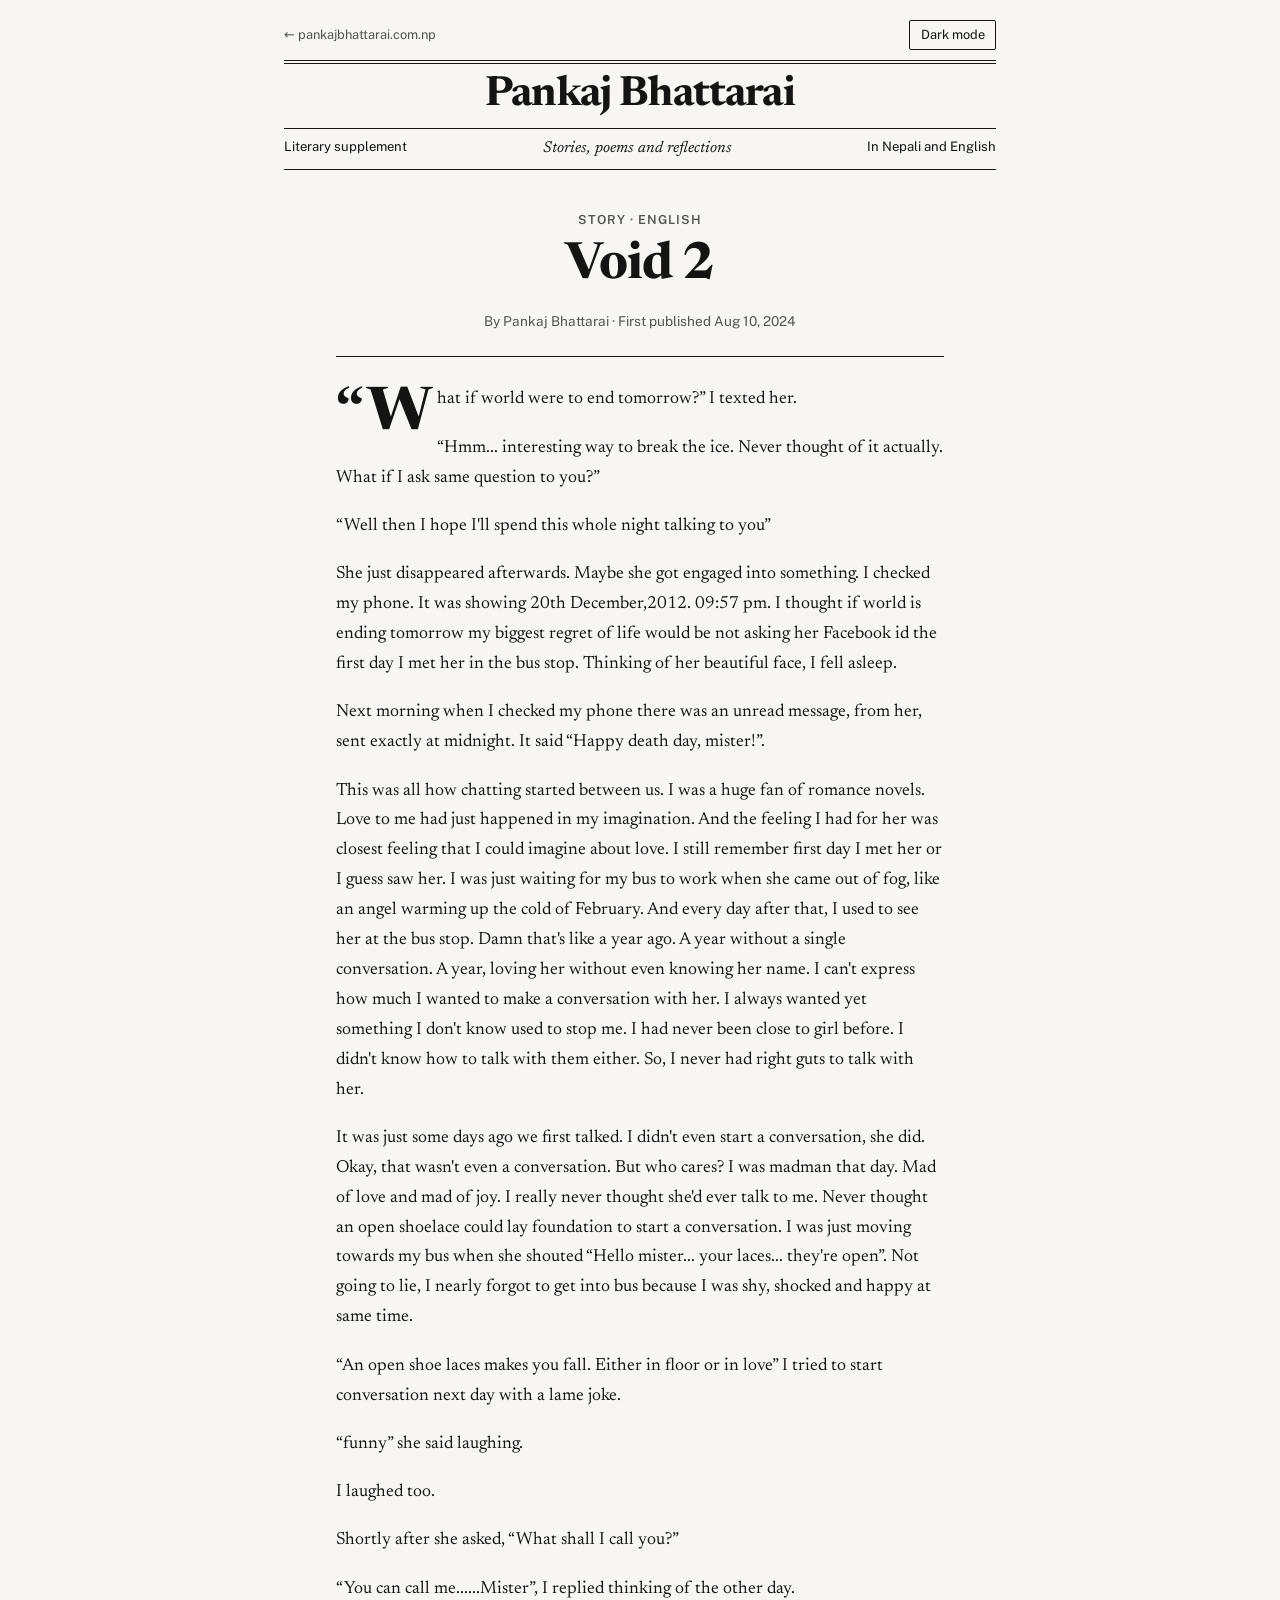
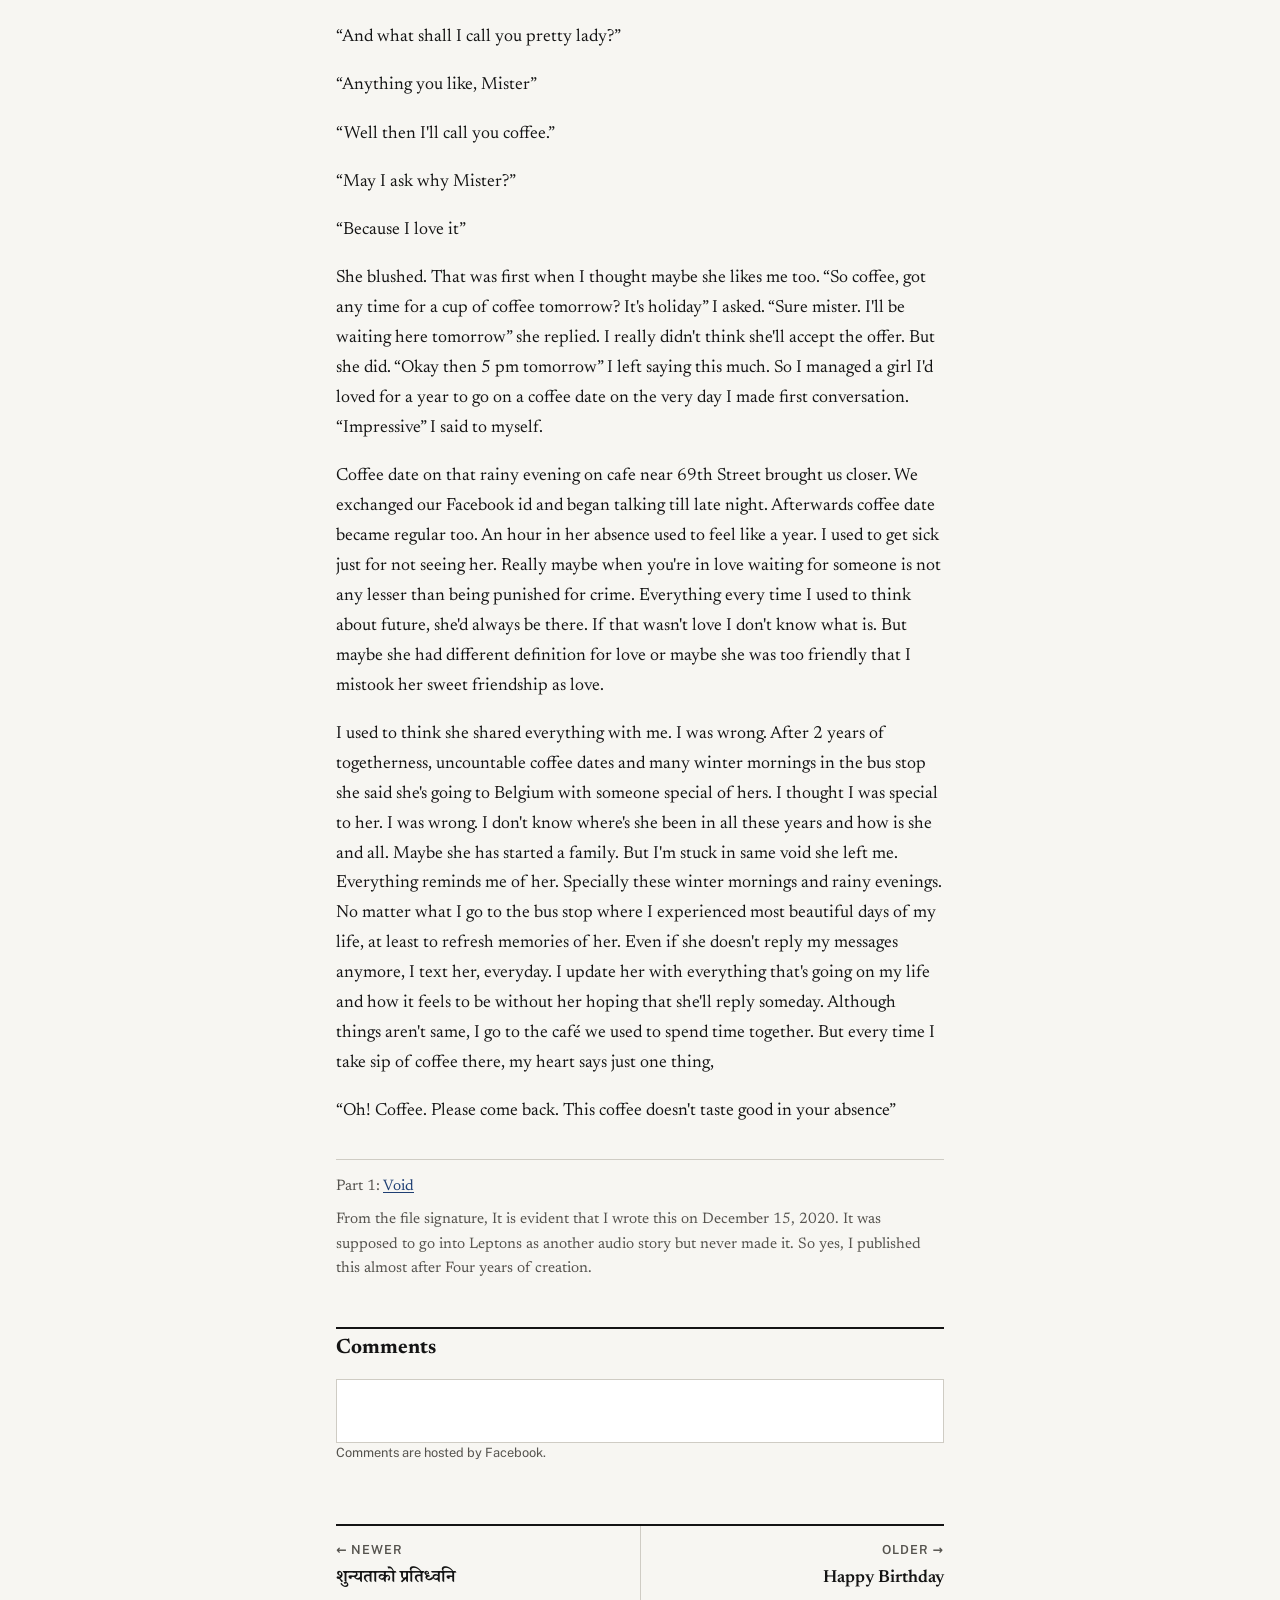
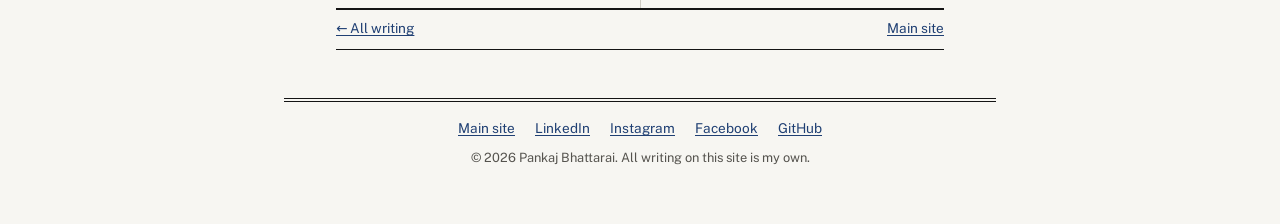
<file: void_two.html>
<!doctype html>
<html lang="en">
<head>
<meta charset="utf-8">
<meta name="viewport" content="width=device-width, initial-scale=1">
<title>Void 2 | Pankaj Bhattarai</title>
<meta name="description" content="“What if world were to end tomorrow?” I texted her.">
<link rel="canonical" href="https://literature.pankajbhattarai.com.np/void_two.html">
<link rel="icon" href="data:image/svg+xml,%3Csvg xmlns='http://www.w3.org/2000/svg' viewBox='0 0 64 64'%3E%3Crect width='64' height='64' fill='%23141414'/%3E%3Ctext x='32' y='45' font-family='Georgia,serif' font-size='34' font-weight='700' fill='%23f7f6f2' text-anchor='middle'%3EPB%3C/text%3E%3C/svg%3E">
<meta property="og:type" content="article">
<meta property="og:url" content="https://literature.pankajbhattarai.com.np/void_two.html">
<meta property="og:title" content="Void 2 | Pankaj Bhattarai">
<meta property="og:description" content="“What if world were to end tomorrow?” I texted her.">
<meta name="twitter:card" content="summary">
<script>
  // Apply a saved theme before the page paints, so there is no flash.
  try {
    var saved = localStorage.getItem('theme');
    if (saved === 'light' || saved === 'dark') document.documentElement.setAttribute('data-theme', saved);
  } catch (e) {}
</script>
<link rel="preconnect" href="https://fonts.googleapis.com">
<link rel="preconnect" href="https://fonts.gstatic.com" crossorigin>
<link href="https://fonts.googleapis.com/css2?family=Newsreader:ital,opsz,wght@0,6..72,400;0,6..72,600;0,6..72,700;1,6..72,400&family=Noto+Serif+Devanagari:wght@400;600;700&family=Public+Sans:wght@400;600&display=swap" rel="stylesheet">
<link href="css/site.css" rel="stylesheet">
</head>
<body>
<div id="fb-root"></div>
<script async defer crossorigin="anonymous" src="https://connect.facebook.net/en_GB/sdk.js#xfbml=1&version=v20.0"></script>
<div class="wrap">

  <header class="masthead masthead--compact">
    <div class="topbar">
      <a href="https://www.pankajbhattarai.com.np/">&larr; pankajbhattarai.com.np</a>
      <button class="theme-toggle" type="button" aria-pressed="false">Dark mode</button>
    </div>
    <p class="nameplate"><a href="./">Pankaj Bhattarai</a></p>
    <p class="dateline">
      <span class="side">Literary supplement</span>
      <span class="center">Stories, poems and reflections</span>
      <span class="side">In Nepali and English</span>
    </p>
  </header>

  <main class="story">
  <article>
  <header class="story-head">
    <p class="kicker">Story &middot; English</p>
    <h1 class="story-title" lang="en">Void 2</h1>
    <p class="byline">By Pankaj Bhattarai &middot; First published Aug 10, 2024</p>
  </header>

  <div class="prose" lang="en">
    <p class="first">“What if world were to end tomorrow?” I texted her.</p>
    <p>“Hmm... interesting way to break the ice. Never thought of it actually. What if I ask same question to you?”</p>
    <p>“Well then I hope I'll spend this whole night talking to you”</p>
    <p>She just disappeared afterwards. Maybe she got engaged into something. I checked my phone. It was showing 20th December,2012. 09:57 pm. I thought if world is ending tomorrow my biggest regret of life would be not asking her Facebook id the first day I met her in the bus stop. Thinking of her beautiful face, I fell asleep.</p>
    <p>Next morning when I checked my phone there was an unread message, from her, sent exactly at midnight. It said “Happy death day, mister!”.</p>
    <p>This was all how chatting started between us. I was a huge fan of romance novels. Love to me had just happened in my imagination. And the feeling I had for her was closest feeling that I could imagine about love. I still remember first day I met her or I guess saw her. I was just waiting for my bus to work when she came out of fog, like an angel warming up the cold of February. And every day after that, I used to see her at the bus stop. Damn that's like a year ago. A year without a single conversation. A year, loving her without even knowing her name. I can't express how much I wanted to make a conversation with her. I always wanted yet something I don't know used to stop me. I had never been close to girl before. I didn't know how to talk with them either. So, I never had right guts to talk with her.</p>
    <p>It was just some days ago we first talked. I didn't even start a conversation, she did. Okay, that wasn't even a conversation. But who cares? I was madman that day. Mad of love and mad of joy. I really never thought she'd ever talk to me. Never thought an open shoelace could lay foundation to start a conversation. I was just moving towards my bus when she shouted “Hello mister... your laces... they're open”. Not going to lie, I nearly forgot to get into bus because I was shy, shocked and happy at same time.</p>
    <p>“An open shoe laces makes you fall. Either in floor or in love” I tried to start conversation next day with a lame joke.</p>
    <p>“funny” she said laughing.</p>
    <p>I laughed too.</p>
    <p>Shortly after she asked, “What shall I call you?”</p>
    <p>“You can call me......Mister”, I replied thinking of the other day.</p>
    <p>“And what shall I call you pretty lady?”</p>
    <p>“Anything you like, Mister”</p>
    <p>“Well then I'll call you coffee.”</p>
    <p>“May I ask why Mister?”</p>
    <p>“Because I love it”</p>
    <p>She blushed. That was first when I thought maybe she likes me too. “So coffee, got any time for a cup of coffee tomorrow? It's holiday” I asked. “Sure mister. I'll be waiting here tomorrow” she replied. I really didn't think she'll accept the offer. But she did. “Okay then 5 pm tomorrow” I left saying this much. So I managed a girl I'd loved for a year to go on a coffee date on the very day I made first conversation. “Impressive” I said to myself.</p>
    <p>Coffee date on that rainy evening on cafe near 69th Street brought us closer. We exchanged our Facebook id and began talking till late night. Afterwards coffee date became regular too. An hour in her absence used to feel like a year. I used to get sick just for not seeing her. Really maybe when you're in love waiting for someone is not any lesser than being punished for crime. Everything every time I used to think about future, she'd always be there. If that wasn't love I don't know what is. But maybe she had different definition for love or maybe she was too friendly that I mistook her sweet friendship as love.</p>
    <p>I used to think she shared everything with me. I was wrong. After 2 years of togetherness, uncountable coffee dates and many winter mornings in the bus stop she said she's going to Belgium with someone special of hers. I thought I was special to her. I was wrong. I don't know where's she been in all these years and how is she and all. Maybe she has started a family. But I'm stuck in same void she left me. Everything reminds me of her. Specially these winter mornings and rainy evenings. No matter what I go to the bus stop where I experienced most beautiful days of my life, at least to refresh memories of her. Even if she doesn't reply my messages anymore, I text her, everyday. I update her with everything that's going on my life and how it feels to be without her hoping that she'll reply someday. Although things aren't same, I go to the café we used to spend time together. But every time I take sip of coffee there, my heart says just one thing,</p>
    <p>“Oh! Coffee. Please come back. This coffee doesn't taste good in your absence”</p>
  </div>
  <aside class="notes" lang="en">
    <p>Part 1: <a href="void.html">Void</a></p>
    <p>From the file signature, It is evident that I wrote this on December 15, 2020. It was supposed to go into Leptons as another audio story but never made it. So yes, I published this almost after Four years of creation.</p>
  </aside>
  </article>

  <section class="comments" aria-label="Comments">
    <h2>Comments</h2>
    <div class="comments-box">
      <div class="fb-comments" data-href="https://literature.pankajbhattarai.com.np/void_two.html" data-width="100%" data-numposts="5"></div>
    </div>
    <p class="small">Comments are hosted by Facebook.</p>
  </section>

  <nav class="pager" aria-label="More writing">
    <a class="newer" href="sunyata.html" rel="prev"><span class="kicker">&larr; Newer</span><span class="pager-title" lang="ne">शुन्यताको प्रतिध्वनि</span></a>
    <a class="older" href="Happy_birthday.html" rel="next"><span class="kicker">Older &rarr;</span><span class="pager-title">Happy Birthday</span></a>
  </nav>
  <p class="story-nav"><a href="./">&larr; All writing</a><a href="https://www.pankajbhattarai.com.np/">Main site</a></p>
  </main>

  <footer>
    <p class="social">
      <a href="https://www.pankajbhattarai.com.np/">Main site</a>
      <a href="https://www.linkedin.com/in/pankajbhattarai/" target="_blank" rel="noreferrer">LinkedIn</a>
      <a href="https://www.instagram.com/im.endangered/" target="_blank" rel="noreferrer">Instagram</a>
      <a href="https://www.facebook.com/im.endangered/" target="_blank" rel="noreferrer">Facebook</a>
      <a href="https://github.com/im-endangered/" target="_blank" rel="noreferrer">GitHub</a>
    </p>
    <p>&copy; 2026 Pankaj Bhattarai. All writing on this site is my own.</p>
  </footer>
</div>
<script src="js/site.js"></script>
</body>
</html>
</file>
<file: css/site.css>
/* Literary supplement to pankajbhattarai.com.np.
   Same tokens and type as the main site: newsprint in light, night edition in dark. */
:root{
  --paper:#f7f6f2;
  --ink:#141414;
  --muted:#55534e;
  --rule:#141414;
  --hair:#cfccc4;
  --band:#ebe9e3;
  --link:#1f3f73;
  /* Newsreader has no Devanagari, so Nepali text falls through to Noto Serif Devanagari. */
  --serif:"Newsreader", "Noto Serif Devanagari", "Iowan Old Style", Georgia, "Times New Roman", serif;
  --sans:"Public Sans", "Noto Sans Devanagari", system-ui, -apple-system, "Segoe UI", Roboto, sans-serif;
  color-scheme: light;
}
:root[data-theme="dark"]{
  --paper:#131210; --ink:#ede6d8; --muted:#a59e90; --rule:#b3ab9c; --hair:#2f2c27;
  --band:#1e1c19; --link:#e6bc6e;
  color-scheme: dark;
}
::selection{ background:var(--link); color:var(--paper); }

*{ box-sizing:border-box; }
html{ scroll-behavior:smooth; }
body{
  margin:0; background:var(--paper); color:var(--ink);
  font-family:var(--serif); font-size:18px; line-height:1.6;
  -webkit-font-smoothing:antialiased;
}
a{ color:var(--link); text-underline-offset:2px; text-decoration-thickness:1px; }
a:hover{ text-decoration-thickness:2px; }
a:focus-visible, button:focus-visible{ outline:2px solid var(--link); outline-offset:3px; border-radius:2px; }

.wrap{ max-width:47rem; margin:0 auto; padding:0 1.25rem; }

@media (min-width:1080px){
  .wrap--wide{ max-width:74rem; padding:0 2rem; }
  .cols{ display:grid; grid-template-columns:minmax(0,1fr) 21rem; column-gap:2.5rem; }
  .col-rail{ border-left:1px solid var(--hair); padding-left:2.5rem; font-size:.94rem; }
  .col-rail h2{ font-size:1.3rem; }
  .col-rail h3{ font-size:1.02rem; }
  .col-rail .item-head{ flex-direction:column; gap:.1rem; }
}

/* Masthead */
.masthead{ padding-top:1.25rem; text-align:center; }
.topbar{
  display:flex; justify-content:space-between; align-items:center; gap:1rem;
  font-family:var(--sans); font-size:.8rem; color:var(--muted);
  padding-bottom:.6rem;
}
.topbar a{ color:var(--muted); text-decoration:none; }
.topbar a:hover{ color:var(--ink); text-decoration:underline; }
.theme-toggle{
  font:inherit; color:var(--ink); background:transparent; cursor:pointer;
  border:1px solid var(--rule); border-radius:2px; padding:.25rem .65rem;
}
.theme-toggle:hover{ background:var(--band); }
.nameplate{
  font-family:var(--serif); font-weight:700; font-size:clamp(2.4rem, 7.5vw, 5.25rem);
  line-height:1; letter-spacing:-0.02em; margin:0;
  border-top:4px double var(--rule); padding-top:1rem;
}
.nameplate a{ color:inherit; text-decoration:none; }
.masthead--compact .nameplate{ font-size:clamp(1.8rem, 5vw, 2.6rem); padding-top:.7rem; }
.dateline{
  display:flex; justify-content:space-between; gap:1rem; flex-wrap:wrap;
  margin:1rem 0 0; padding:.45rem 0;
  border-top:1px solid var(--rule); border-bottom:1px solid var(--rule);
  font-family:var(--sans); font-size:.82rem; color:var(--ink);
}
.masthead--compact .dateline{ margin-top:.7rem; }
.dateline .center{ font-family:var(--serif); font-style:italic; font-size:.98rem; }

nav.sections{
  margin-top:1.5rem; padding:.55rem 0;
  border-top:2px solid var(--rule); border-bottom:1px solid var(--rule);
  display:flex; justify-content:center; flex-wrap:wrap; gap:.2rem .8rem;
  font-family:var(--sans); font-size:.85rem;
}
nav.sections a{ color:var(--ink); text-decoration:none; }
nav.sections a:hover{ text-decoration:underline; }

/* Sections */
section{ padding:2.25rem 0 .25rem; scroll-margin-top:1rem; }
h2{
  font-family:var(--serif); font-weight:700; font-size:1.65rem; line-height:1.2;
  margin:0 0 1.1rem; padding-top:.5rem; border-top:2px solid var(--rule);
}
h3{ font-family:var(--serif); font-weight:600; font-size:1.15rem; margin:0; line-height:1.35; }
p{ margin:0 0 1rem; }

.item{ padding:1rem 0; border-top:1px solid var(--hair); }
.item:first-of-type{ border-top:none; padding-top:0; }
.item-head{ display:flex; justify-content:space-between; align-items:baseline; gap:1rem; }
.item h3 a, .lead-title a{ color:var(--ink); text-decoration:none; }
.item h3 a:hover, .lead-title a:hover{ text-decoration:underline; }
.when{ font-family:var(--sans); color:var(--muted); font-size:.82rem; white-space:nowrap; flex-shrink:0; }
.meta{ font-family:var(--sans); color:var(--muted); font-size:.8rem; margin:.2rem 0 0; }
.excerpt{ margin:.45rem 0 0; color:var(--muted); font-size:.98rem; }

.kicker{
  font-family:var(--sans); font-size:.78rem; font-weight:600; letter-spacing:.08em; text-transform:uppercase;
  color:var(--muted); margin:0 0 .5rem;
}
.lead{ padding-bottom:1.25rem; }
.lead-title{ font-size:clamp(1.6rem, 4vw, 2.3rem); font-weight:700; line-height:1.15; letter-spacing:-0.01em; }
.lead .excerpt{ font-size:1.12rem; color:var(--ink); margin-top:.6rem; }
.lead .meta{ margin-top:.6rem; }

/* A single piece of writing */
.story{ max-width:38rem; margin:0 auto; }
.story-head{ text-align:center; padding:2.5rem 0 1.5rem; }
.story-title{
  font-family:var(--serif); font-weight:700; font-size:clamp(2rem, 6vw, 3.2rem);
  line-height:1.15; letter-spacing:-0.015em; margin:0;
}
.byline{
  margin:.9rem 0 0; font-family:var(--sans); font-size:.85rem; color:var(--muted);
}
.prose{ font-size:1.1rem; line-height:1.7; border-top:1px solid var(--rule); padding-top:1.75rem; }
.prose p{ margin:0 0 1.15rem; }
.prose[lang="ne"], .prose:lang(ne){ line-height:1.9; }
.prose:lang(en) > p.first::first-letter{
  float:left; font-weight:700; font-size:3.4em; line-height:.85; padding:.08em .08em 0 0;
}
.prose .note{ font-style:italic; color:var(--muted); font-size:1rem; }
.prose .break{ text-align:center; letter-spacing:.6em; color:var(--muted); margin:1.75rem 0; }
.prose .coda{ text-align:center; }

.verse{ text-align:center; }
.verse p{ margin:0 0 .35rem; }

.notes{
  margin-top:2rem; padding-top:.9rem; border-top:1px solid var(--hair);
  font-size:.95rem; color:var(--muted);
}
.notes p{ margin:0 0 .6rem; }

.comments h2{ font-size:1.3rem; }
.comments-box{ background:#fff; border:1px solid var(--hair); padding:.5rem; min-height:4rem; }
.comments .small{ font-family:var(--sans); font-size:.8rem; color:var(--muted); }

.pager{
  display:grid; grid-template-columns:1fr 1fr; gap:0;
  margin-top:2.5rem; border-top:2px solid var(--rule);
}
.pager a{ display:block; padding:.9rem 0; color:var(--ink); text-decoration:none; }
.pager a.older{ text-align:right; border-left:1px solid var(--hair); padding-left:1rem; }
.pager a.newer{ padding-right:1rem; }
.pager .kicker{ display:block; margin:0 0 .25rem; }
.pager-title{ font-weight:600; font-size:1.1rem; line-height:1.3; }
.pager a:hover .pager-title{ text-decoration:underline; }

.story-nav{
  display:flex; justify-content:space-between; gap:1rem; flex-wrap:wrap;
  margin:0; padding:.55rem 0;
  border-top:2px solid var(--rule); border-bottom:1px solid var(--rule);
  font-family:var(--sans); font-size:.85rem;
}

footer{
  border-top:4px double var(--rule); margin-top:3rem; padding:1rem 0 3rem;
  font-family:var(--sans); color:var(--muted); font-size:.8rem; text-align:center;
}
footer p{ margin:0 0 .5rem; }
.social{ display:flex; justify-content:center; flex-wrap:wrap; gap:.3rem 1.25rem; font-size:.85rem; }

@media (max-width:640px){
  body{ font-size:17px; }
  .dateline{ justify-content:center; text-align:center; }
  .dateline .side:last-child{ display:none; }
  .item-head{ flex-direction:column; gap:.1rem; }
  .prose{ font-size:1.05rem; }
}
@media print{
  .topbar, nav.sections, .comments, .story-nav{ display:none; }
  a{ color:inherit; }
}
</file>
